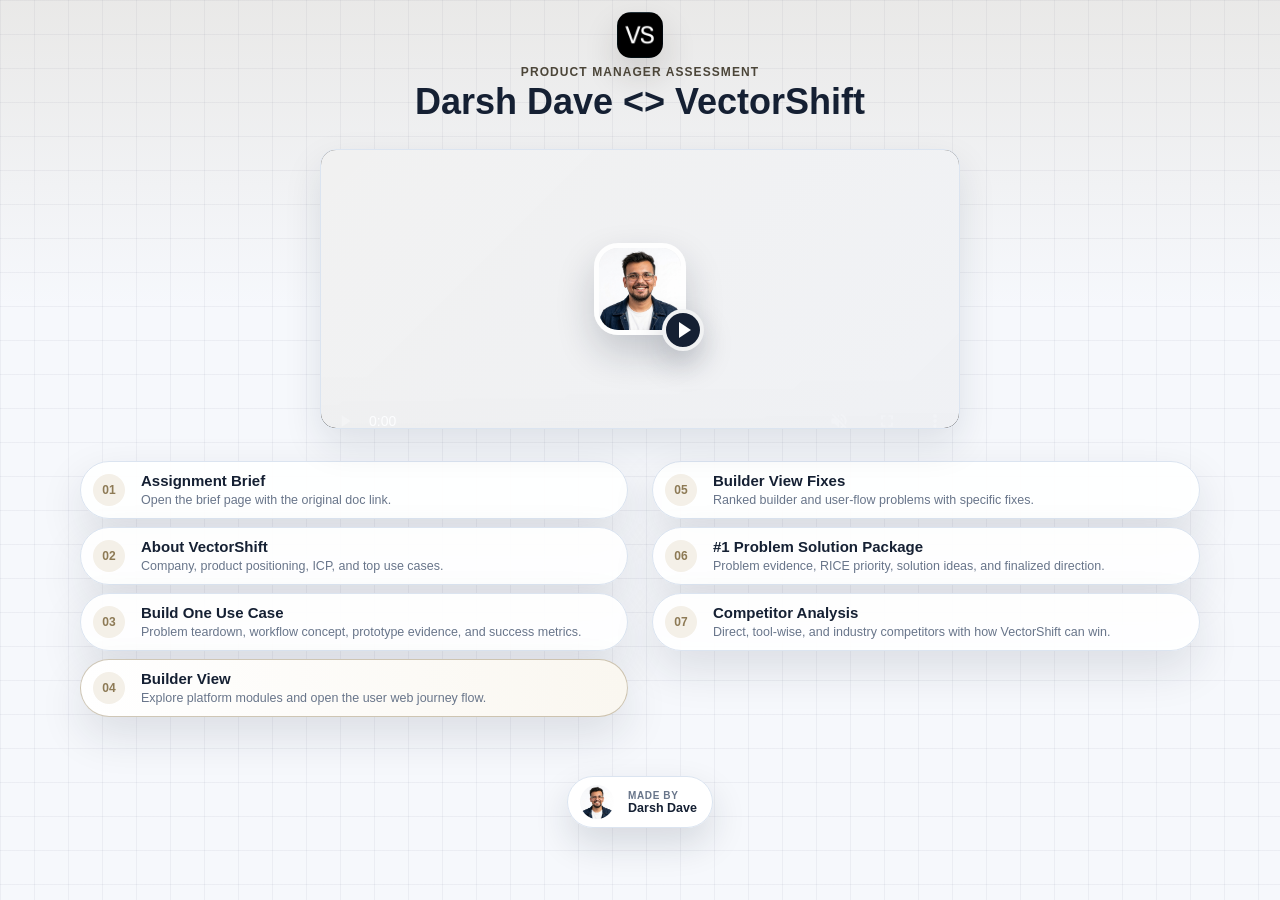
<file: index.html>
<!doctype html>
<html lang="en">
  <head>
    <meta charset="utf-8" />
    <meta name="viewport" content="width=device-width, initial-scale=1" />
    <title>Darsh Dave &lt;&gt; VectorShift</title>
    <link rel="stylesheet" href="./overview.css" />
  </head>
  <body>
    <main class="page-shell">
      <header class="intro">
        <img class="brand-logo" src="./images/vectorshift-logo.png" alt="VectorShift logo" />
        <p class="eyebrow">Product Manager Assessment</p>
        <h1>Darsh Dave &lt;&gt; VectorShift</h1>
      </header>

      <section class="video-window is-paused" aria-label="Intro video">
        <video
          id="introVideo"
          class="intro-video"
          title="Intro video"
          src="./videos/vectorshift-darshdave.m4v"
          muted
          playsinline
          preload="metadata"
          controls
        ></video>
        <button class="video-cover" type="button" aria-label="Play intro video">
          <img class="video-photo" src="./images/darsh-dave.jpeg" alt="" />
          <span class="video-play" aria-hidden="true"></span>
        </button>
      </section>

      <nav class="outline-list" aria-label="Assignment outline">
        <div class="outline-column">
          <a class="outline-card" href="./assignment-brief.html">
            <span class="card-index">01</span>
            <span>
              <strong>Assignment Brief</strong>
              <small>Open the brief page with the original doc link.</small>
            </span>
          </a>

          <a class="outline-card" href="./about-vectorshift.html">
            <span class="card-index">02</span>
            <span>
              <strong>About VectorShift</strong>
              <small>Company, product positioning, ICP, and top use cases.</small>
            </span>
          </a>

          <a class="outline-card" href="./build-use-case.html">
            <span class="card-index">03</span>
            <span>
              <strong>Build One Use Case</strong>
              <small>Problem teardown, workflow concept, prototype evidence, and success metrics.</small>
            </span>
          </a>

          <a class="outline-card accent-card" href="./builder-view.html">
            <span class="card-index">04</span>
            <span>
              <strong>Builder View</strong>
              <small>Explore platform modules and open the user web journey flow.</small>
            </span>
          </a>
        </div>

        <div class="outline-column">
          <a class="outline-card" href="./builder-view-fixes.html">
            <span class="card-index">05</span>
            <span>
              <strong>Builder View Fixes</strong>
              <small>Ranked builder and user-flow problems with specific fixes.</small>
            </span>
          </a>

          <a class="outline-card" href="./problem-solution-package.html">
            <span class="card-index">06</span>
            <span>
              <strong>#1 Problem Solution Package</strong>
              <small>Problem evidence, RICE priority, solution ideas, and finalized direction.</small>
            </span>
          </a>

          <a class="outline-card" href="./competitor-analysis.html">
            <span class="card-index">07</span>
            <span>
              <strong>Competitor Analysis</strong>
              <small>Direct, tool-wise, and industry competitors with how VectorShift can win.</small>
            </span>
          </a>
        </div>
      </nav>

      <aside class="maker-badge" aria-label="Creator credit">
        <img src="./images/darsh-dave.jpeg" alt="Darsh Dave" />
        <span>
          <small>Made by</small>
          <strong>Darsh Dave</strong>
        </span>
      </aside>
    </main>
    <script src="./home-video.js"></script>
  </body>
</html>
</file>
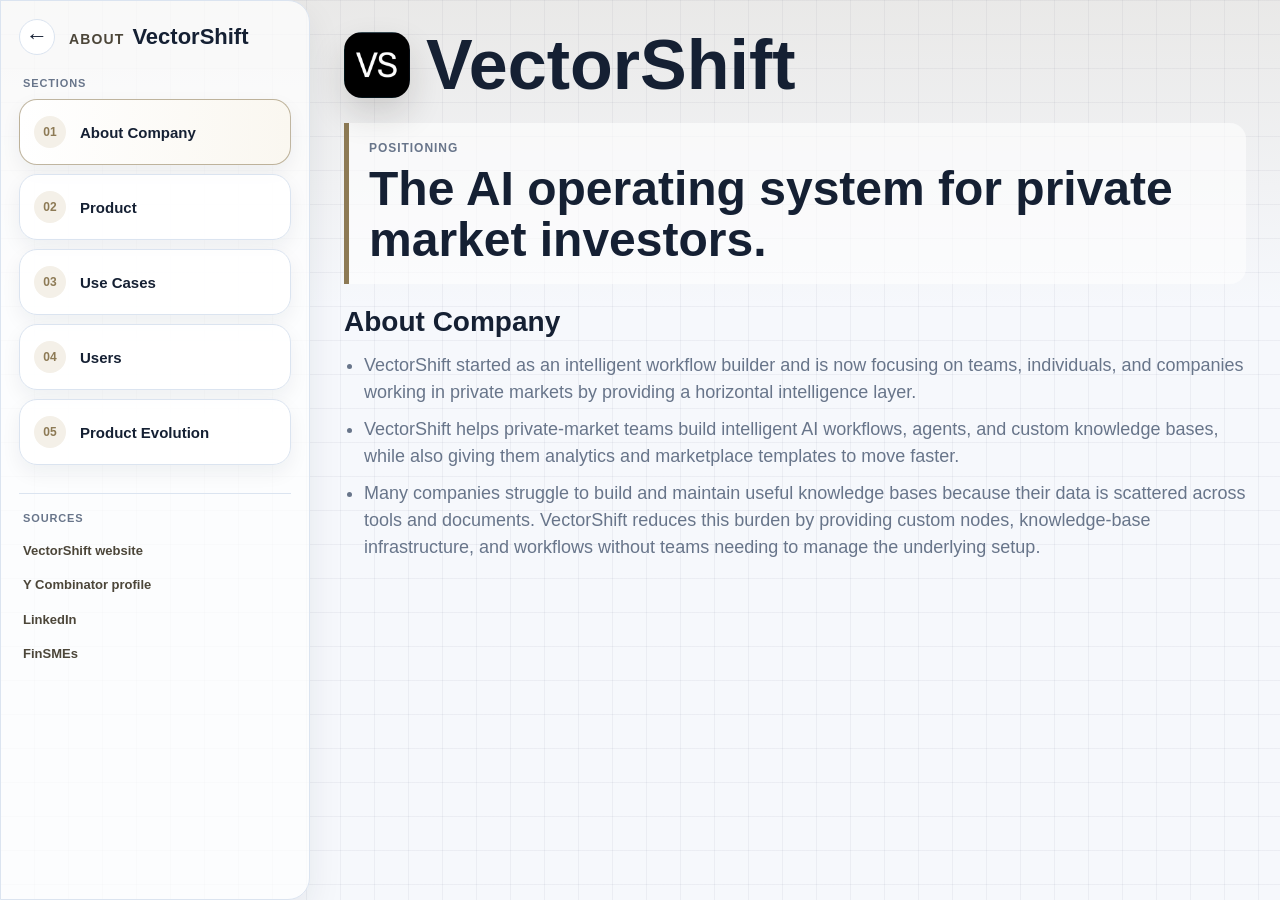
<file: about-vectorshift.html>
<!doctype html>
<html lang="en">
  <head>
    <meta charset="utf-8" />
    <meta name="viewport" content="width=device-width, initial-scale=1" />
    <title>About VectorShift</title>
    <link rel="stylesheet" href="./overview.css" />
  </head>
  <body class="about-body">
    <main class="about-shell">
      <section class="about-layout">
        <aside class="about-sidebar">
          <div class="sidebar-heading">
            <a class="back-link" href="./index.html" aria-label="Back to home"><span aria-hidden="true">←</span></a>
            <strong><span>ABOUT</span> VectorShift</strong>
          </div>
          <p>Sections</p>
          <nav class="about-tabs" aria-label="About VectorShift sections">
            <button class="about-tab active" type="button" data-section="snapshot">
              <span>01</span>
              About Company
            </button>
            <button class="about-tab" type="button" data-section="product">
              <span>02</span>
              Product
            </button>
            <button class="about-tab" type="button" data-section="usecases">
              <span>03</span>
              Use Cases
            </button>
            <button class="about-tab" type="button" data-section="positioning">
              <span>04</span>
              Users
            </button>
            <button class="about-tab" type="button" data-section="evolution">
              <span>05</span>
              Product Evolution
            </button>
          </nav>
          <div class="sidebar-sources" aria-label="Sources">
            <p>Sources</p>
            <a href="https://vectorshift.ai/" target="_blank" rel="noopener noreferrer">VectorShift website</a>
            <a href="https://www.ycombinator.com/companies/vectorshift" target="_blank" rel="noopener noreferrer">Y Combinator profile</a>
            <a href="https://www.linkedin.com/company/vectorshift" target="_blank" rel="noopener noreferrer">LinkedIn</a>
            <a href="https://www.finsmes.com/2024/02/vectorshift-raises-3m-in-seed-funding.html" target="_blank" rel="noopener noreferrer">FinSMEs</a>
          </div>
        </aside>

        <section class="about-stage" id="aboutStage" aria-live="polite"></section>
      </section>
    </main>

    <script src="./about-vectorshift.js"></script>
  </body>
</html>
</file>
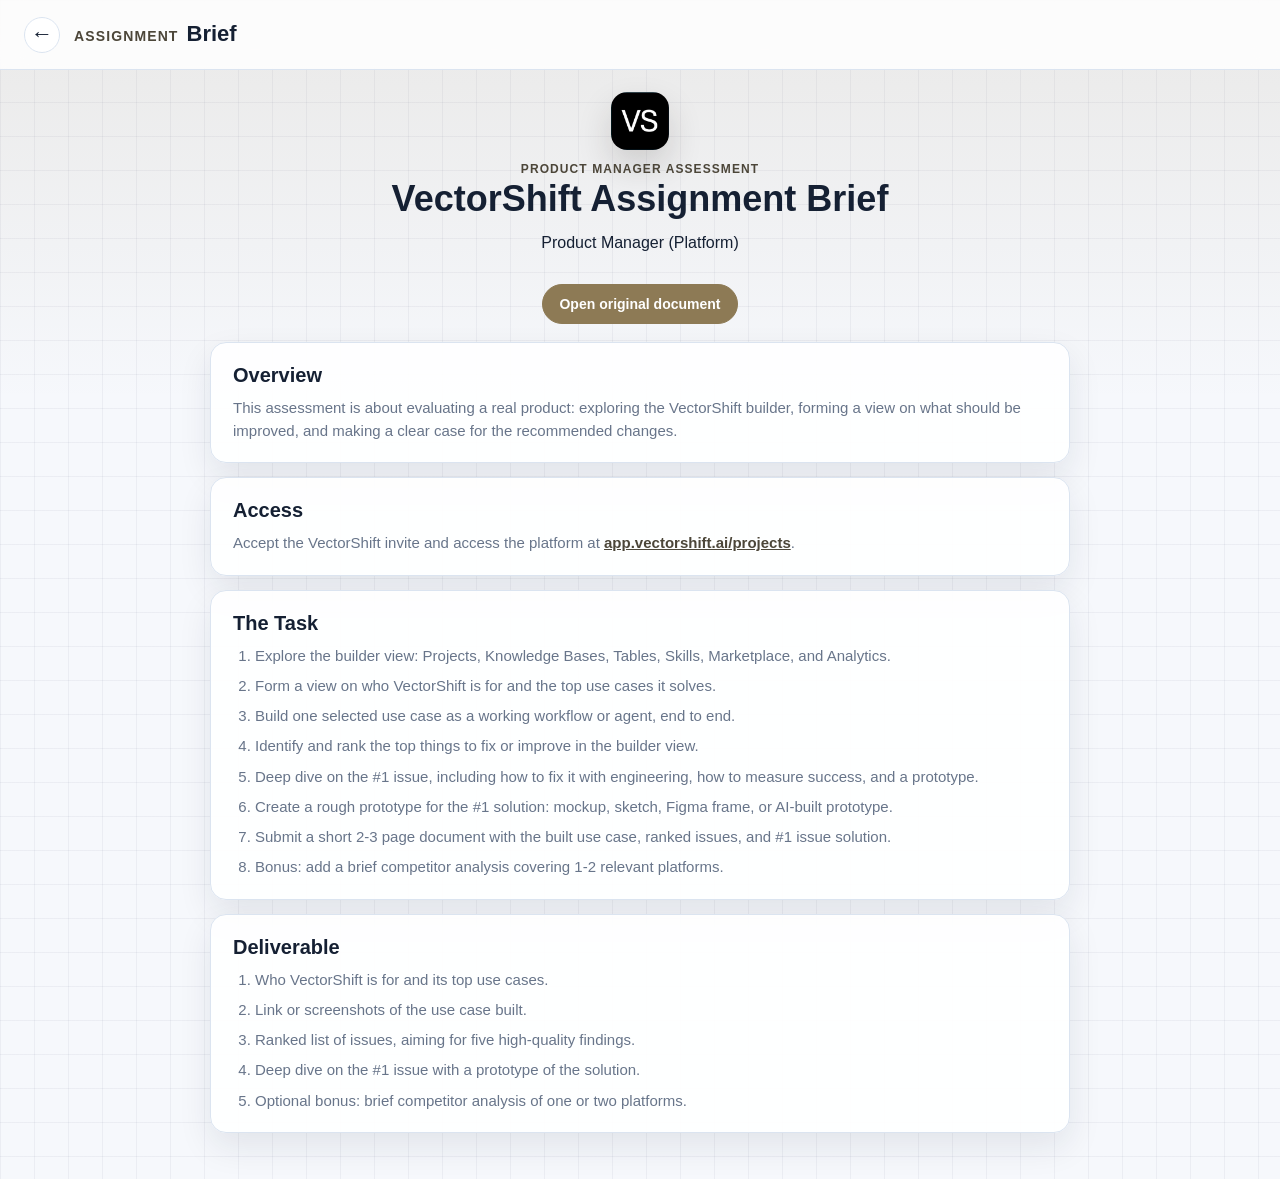
<file: assignment-brief.html>
<!doctype html>
<html lang="en">
  <head>
    <meta charset="utf-8" />
    <meta name="viewport" content="width=device-width, initial-scale=1" />
    <title>VectorShift Assignment Brief</title>
    <link rel="stylesheet" href="./overview.css" />
  </head>
  <body class="brief-body">
    <header class="brief-topbar">
      <a class="back-link" href="./index.html" aria-label="Back to home"><span aria-hidden="true">←</span></a>
      <strong><span>ASSIGNMENT</span> Brief</strong>
    </header>

    <main class="brief-shell">
      <header class="brief-header">
        <img class="brief-logo" src="./images/vectorshift-logo.png" alt="VectorShift logo" />
        <p class="eyebrow">Product Manager Assessment</p>
        <h1>VectorShift Assignment Brief</h1>
        <p>Product Manager (Platform)</p>
        <a class="brief-doc-link" href="https://docs.google.com/document/d/1DKH3k--FeRJ_LEiuy6xqSLbwGlCey1KY/edit?usp=sharing&amp;ouid=110080916683875029473&amp;rtpof=true&amp;sd=true" target="_blank" rel="noopener noreferrer">Open original document</a>
      </header>

      <section class="brief-card">
        <h2>Overview</h2>
        <p>
          This assessment is about evaluating a real product: exploring the
          VectorShift builder, forming a view on what should be improved, and
          making a clear case for the recommended changes.
        </p>
      </section>

      <section class="brief-card">
        <h2>Access</h2>
        <p>
          Accept the VectorShift invite and access the platform at
          <a href="https://app.vectorshift.ai/projects" target="_blank" rel="noopener noreferrer">app.vectorshift.ai/projects</a>.
        </p>
      </section>

      <section class="brief-card">
        <h2>The Task</h2>
        <ol>
          <li>Explore the builder view: Projects, Knowledge Bases, Tables, Skills, Marketplace, and Analytics.</li>
          <li>Form a view on who VectorShift is for and the top use cases it solves.</li>
          <li>Build one selected use case as a working workflow or agent, end to end.</li>
          <li>Identify and rank the top things to fix or improve in the builder view.</li>
          <li>Deep dive on the #1 issue, including how to fix it with engineering, how to measure success, and a prototype.</li>
          <li>Create a rough prototype for the #1 solution: mockup, sketch, Figma frame, or AI-built prototype.</li>
          <li>Submit a short 2-3 page document with the built use case, ranked issues, and #1 issue solution.</li>
          <li>Bonus: add a brief competitor analysis covering 1-2 relevant platforms.</li>
        </ol>
      </section>

      <section class="brief-card">
        <h2>Deliverable</h2>
        <ol>
          <li>Who VectorShift is for and its top use cases.</li>
          <li>Link or screenshots of the use case built.</li>
          <li>Ranked list of issues, aiming for five high-quality findings.</li>
          <li>Deep dive on the #1 issue with a prototype of the solution.</li>
          <li>Optional bonus: brief competitor analysis of one or two platforms.</li>
        </ol>
      </section>

    </main>
  </body>
</html>
</file>
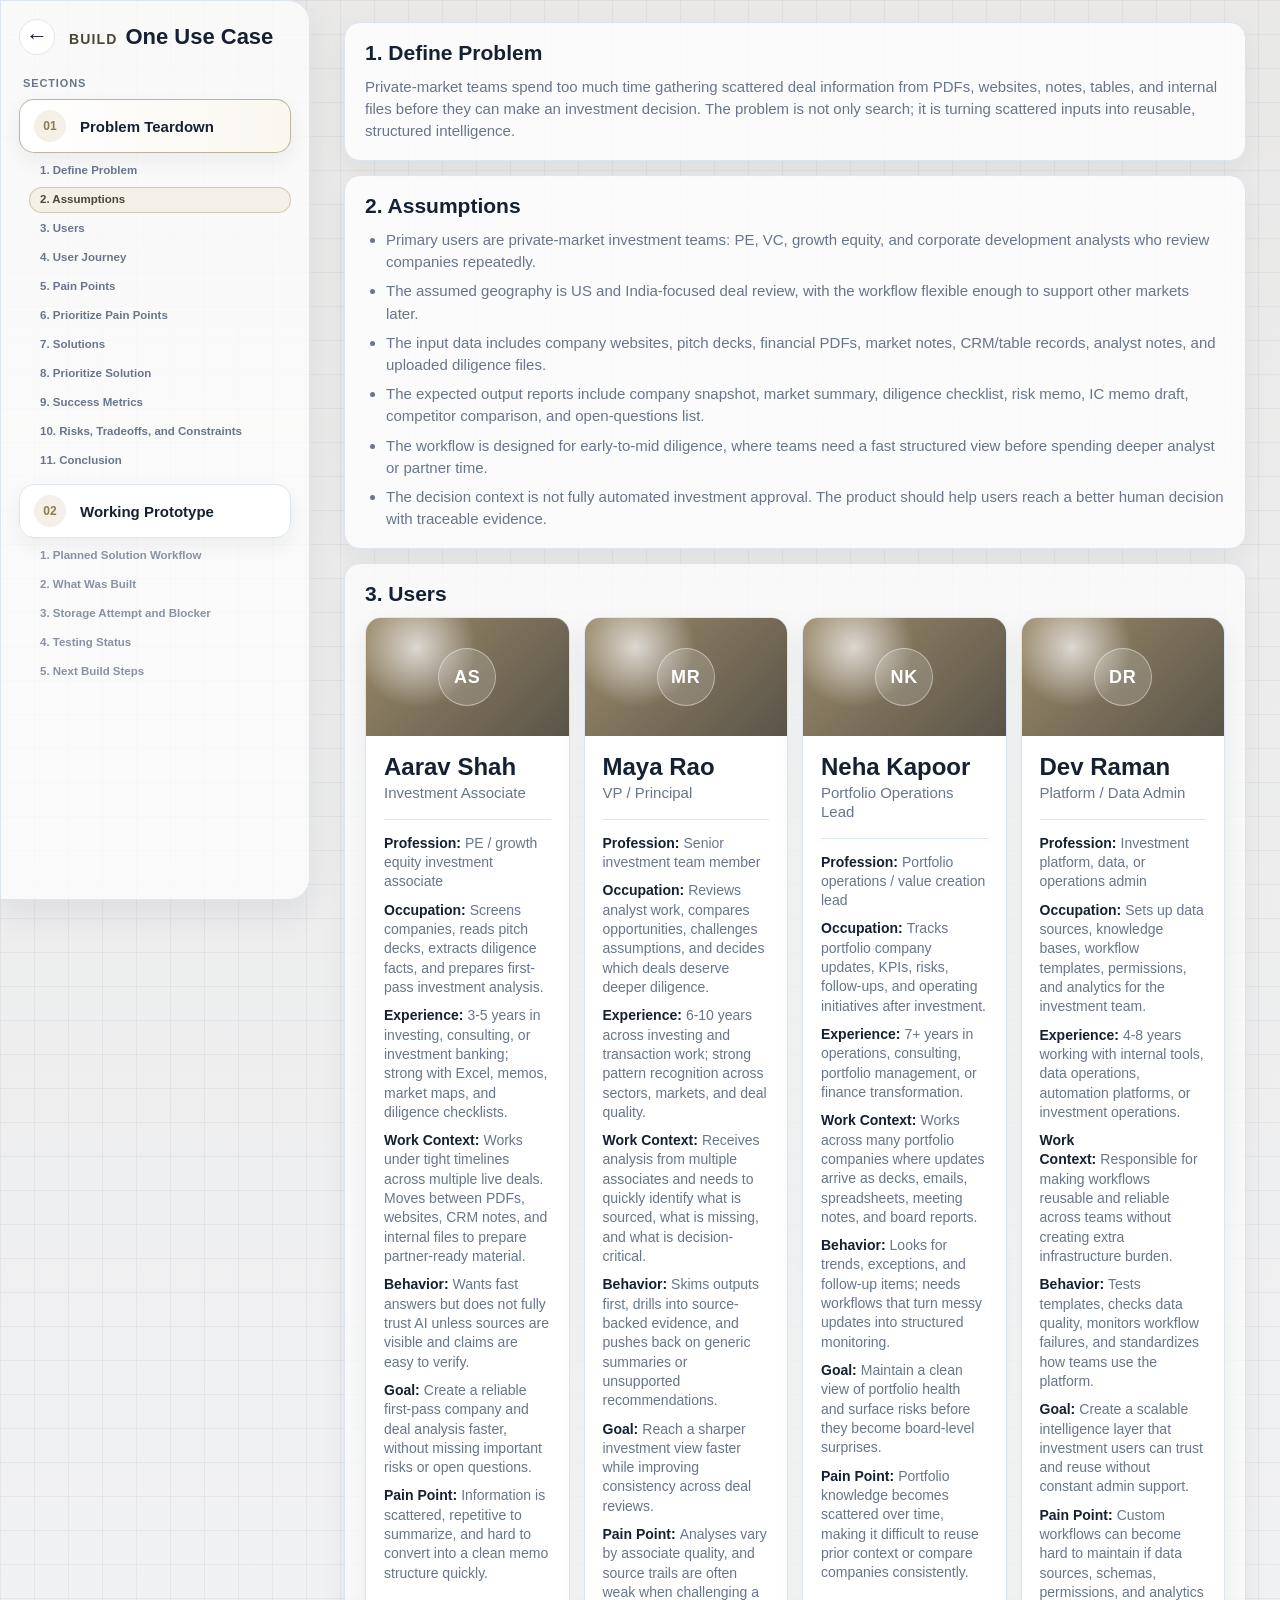
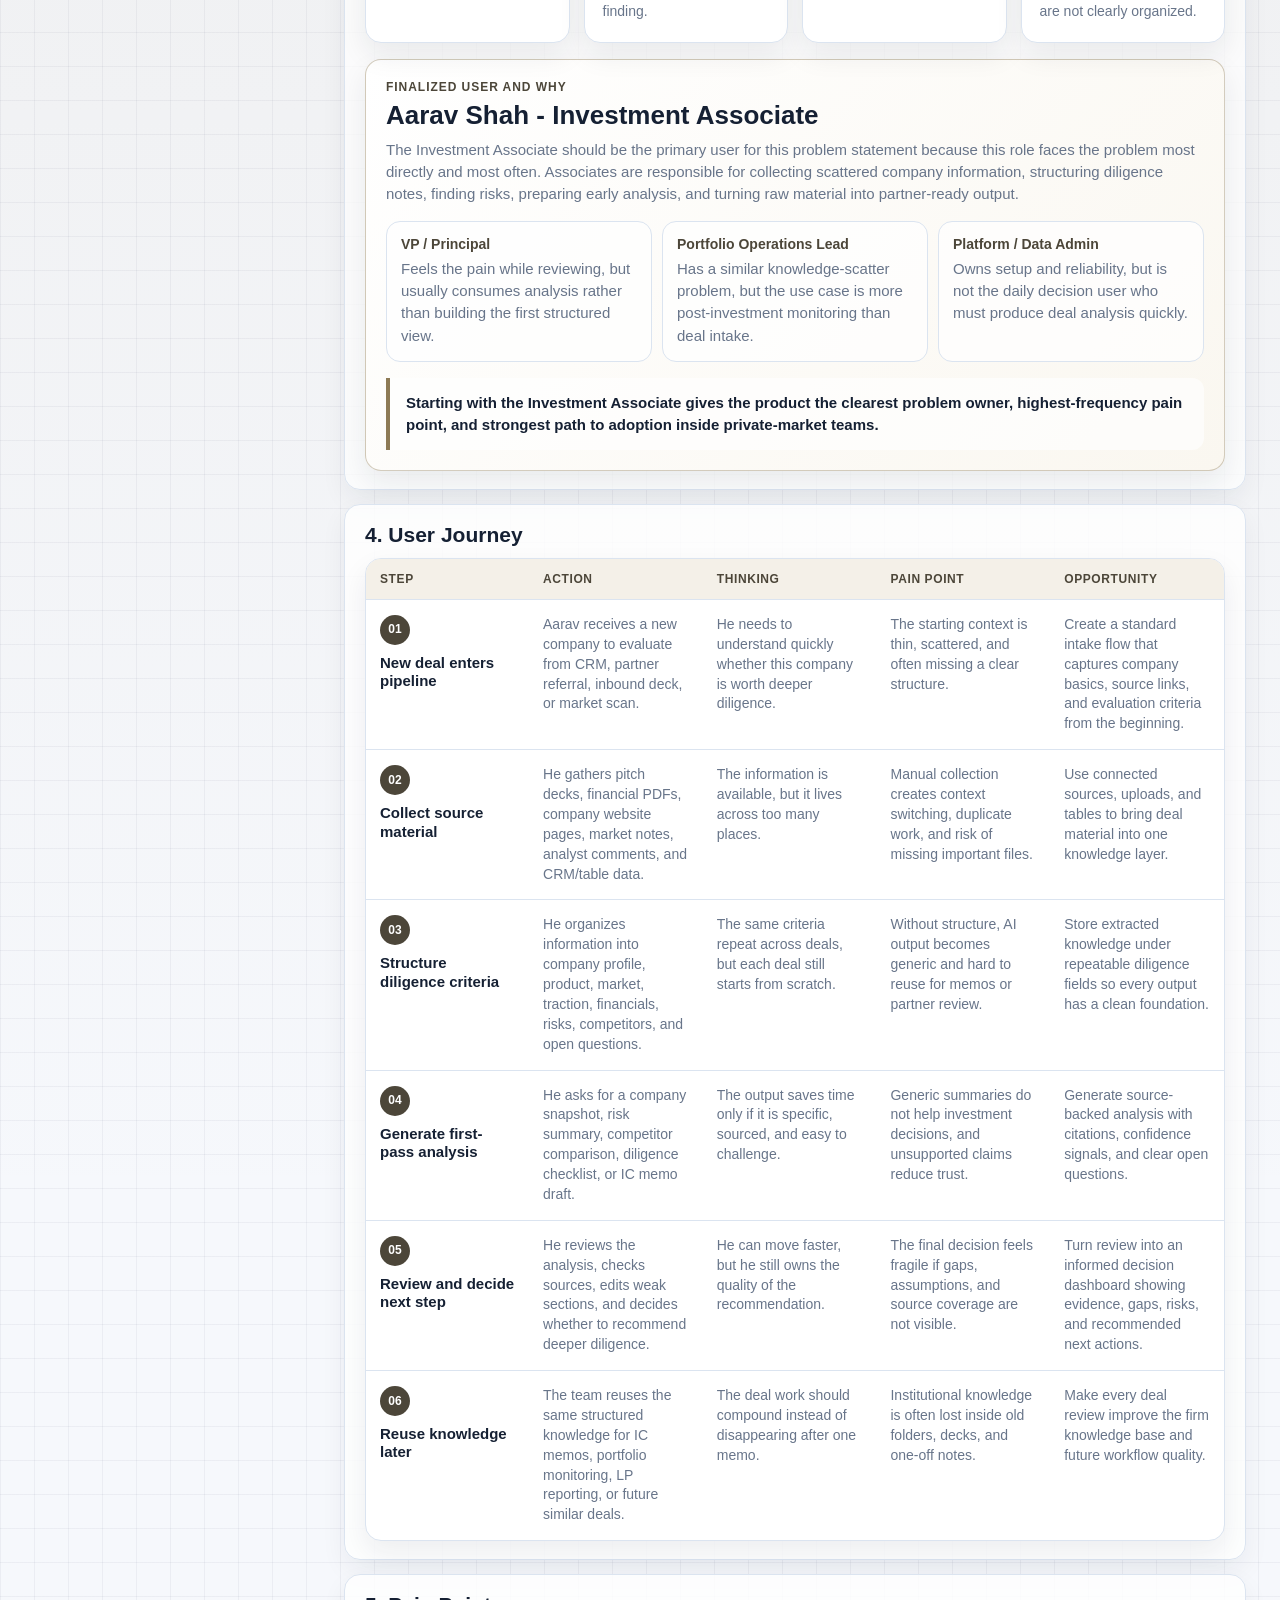
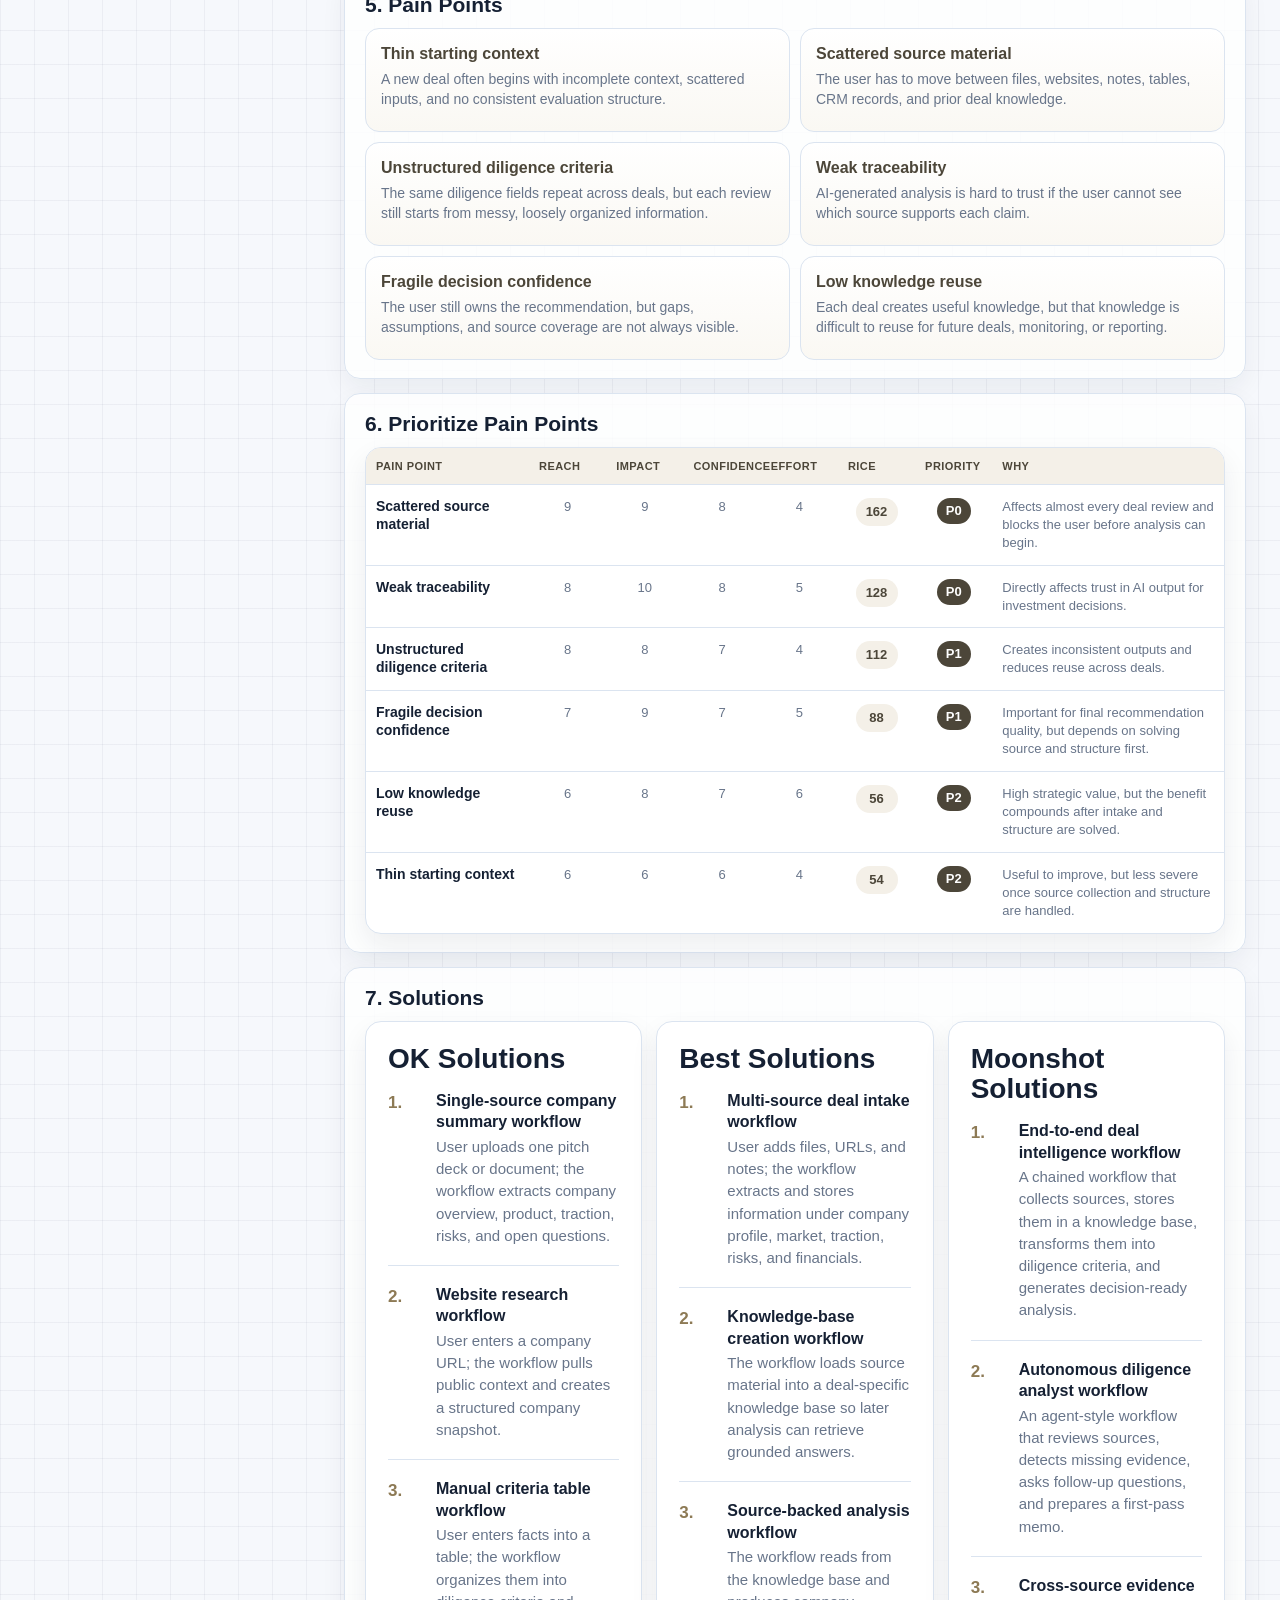
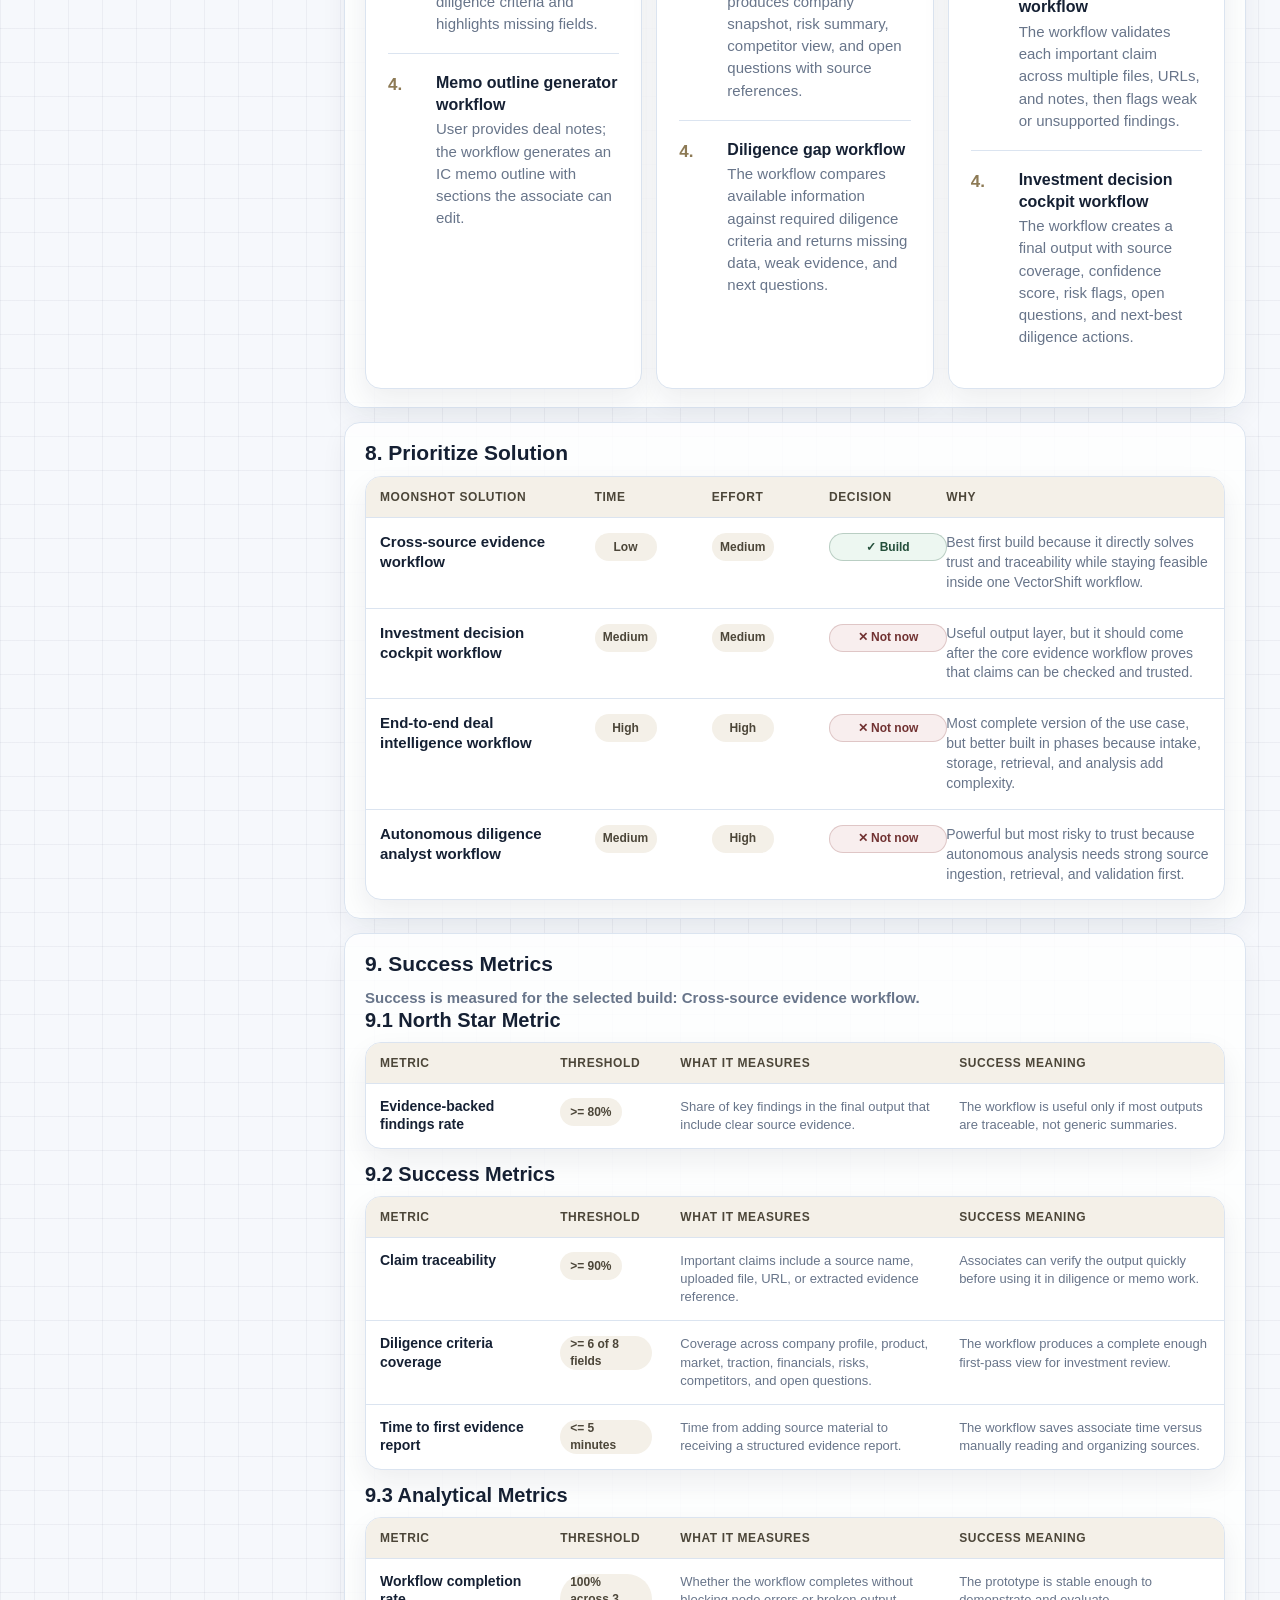
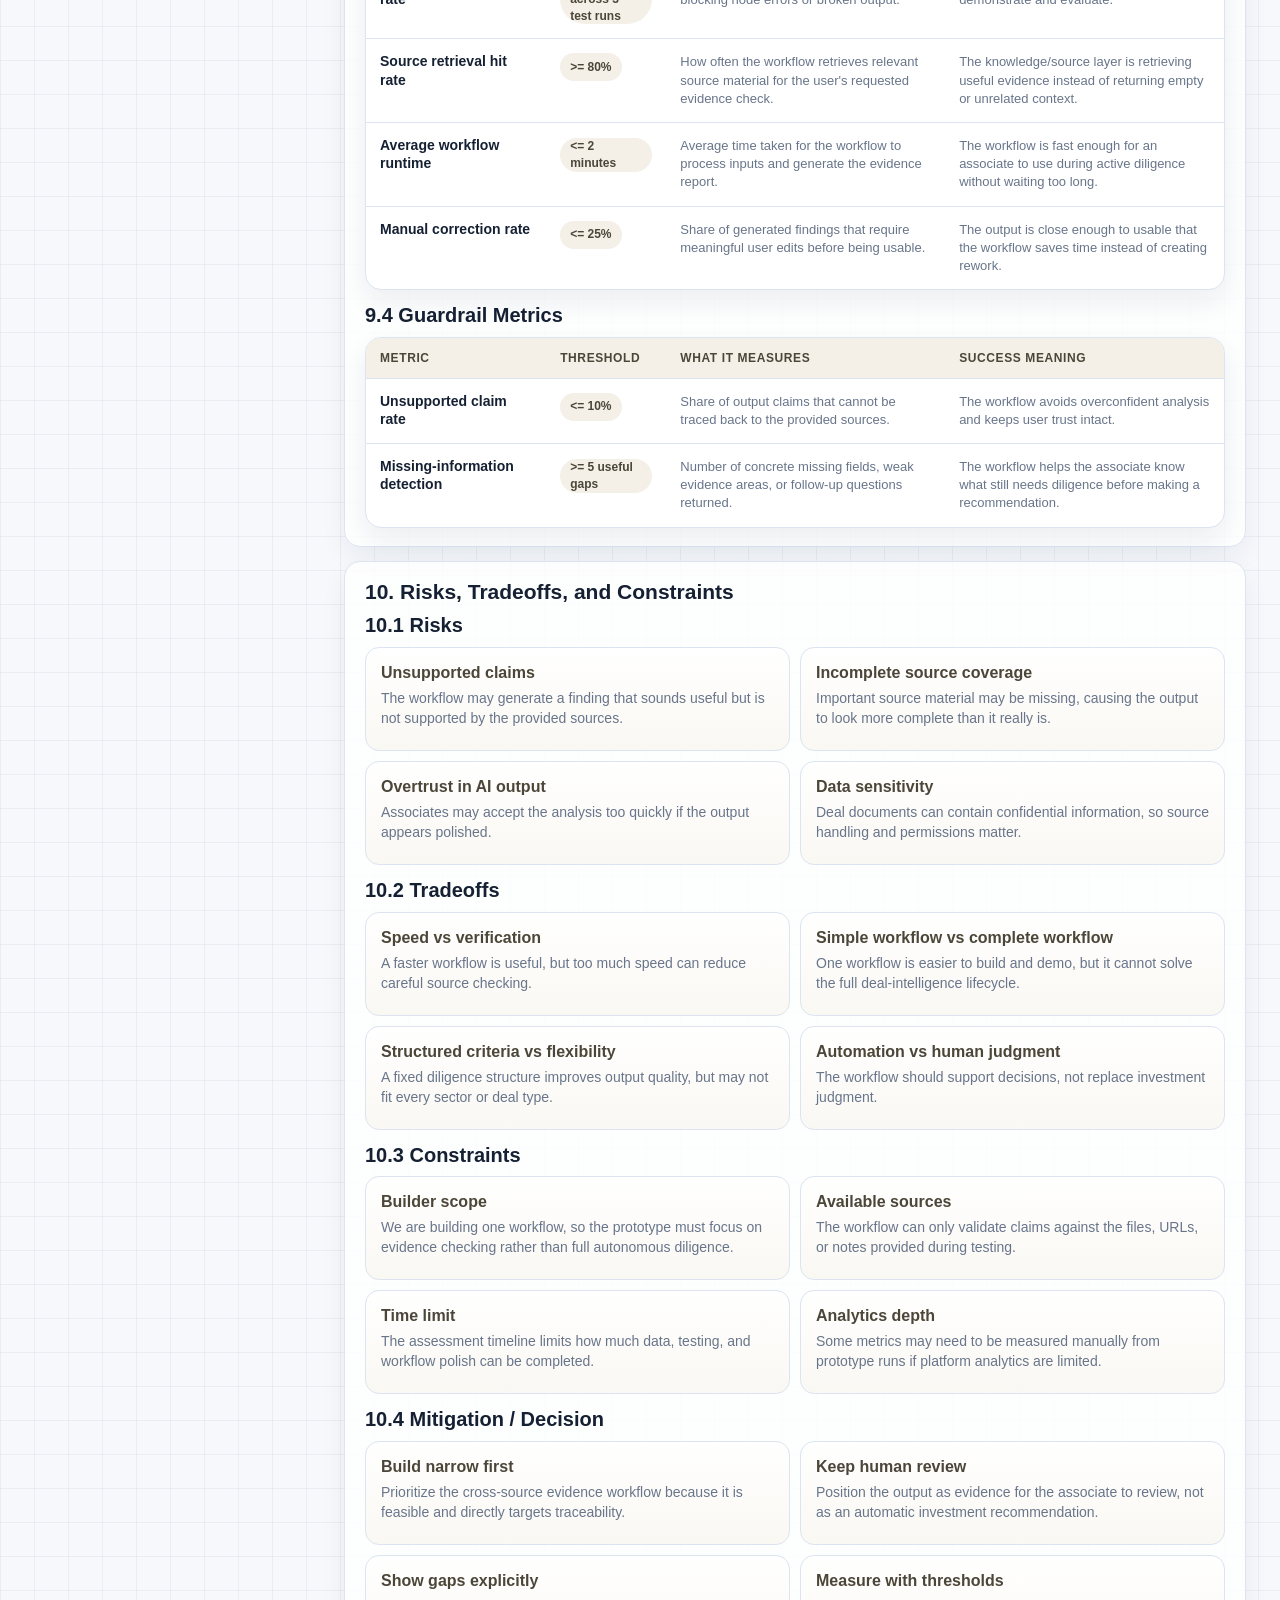
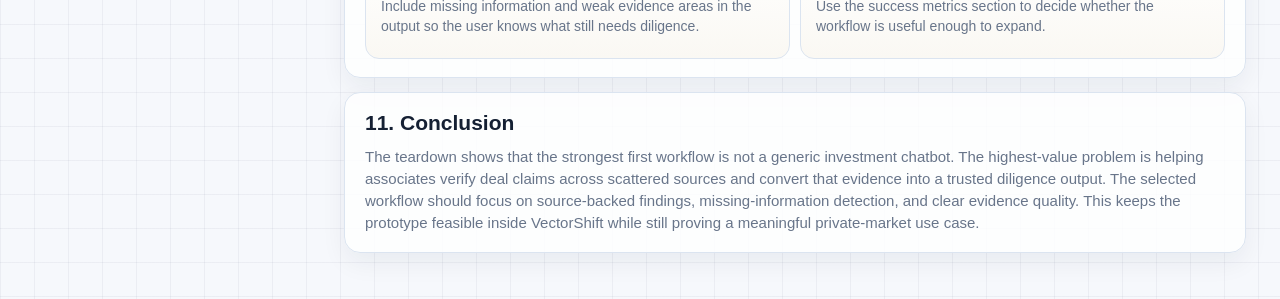
<file: build-use-case.html>
<!doctype html>
<html lang="en">
  <head>
    <meta charset="utf-8" />
    <meta name="viewport" content="width=device-width, initial-scale=1" />
    <title>Build One Use Case</title>
    <link rel="stylesheet" href="./overview.css" />
  </head>
  <body class="about-body build-body">
    <main class="about-shell">
      <section class="about-layout">
        <aside class="about-sidebar build-sidebar">
          <div class="sidebar-heading">
            <a class="back-link" href="./index.html" aria-label="Back to home"><span aria-hidden="true">←</span></a>
            <strong><span>BUILD</span> One Use Case</strong>
          </div>
          <p>Sections</p>
          <nav class="about-tabs section-tree" id="sectionTree" aria-label="Build one use case sections"></nav>
        </aside>

        <section class="about-stage" id="buildStage" aria-live="polite"></section>
      </section>
    </main>

    <script src="./build-use-case.js"></script>
  </body>
</html>
</file>
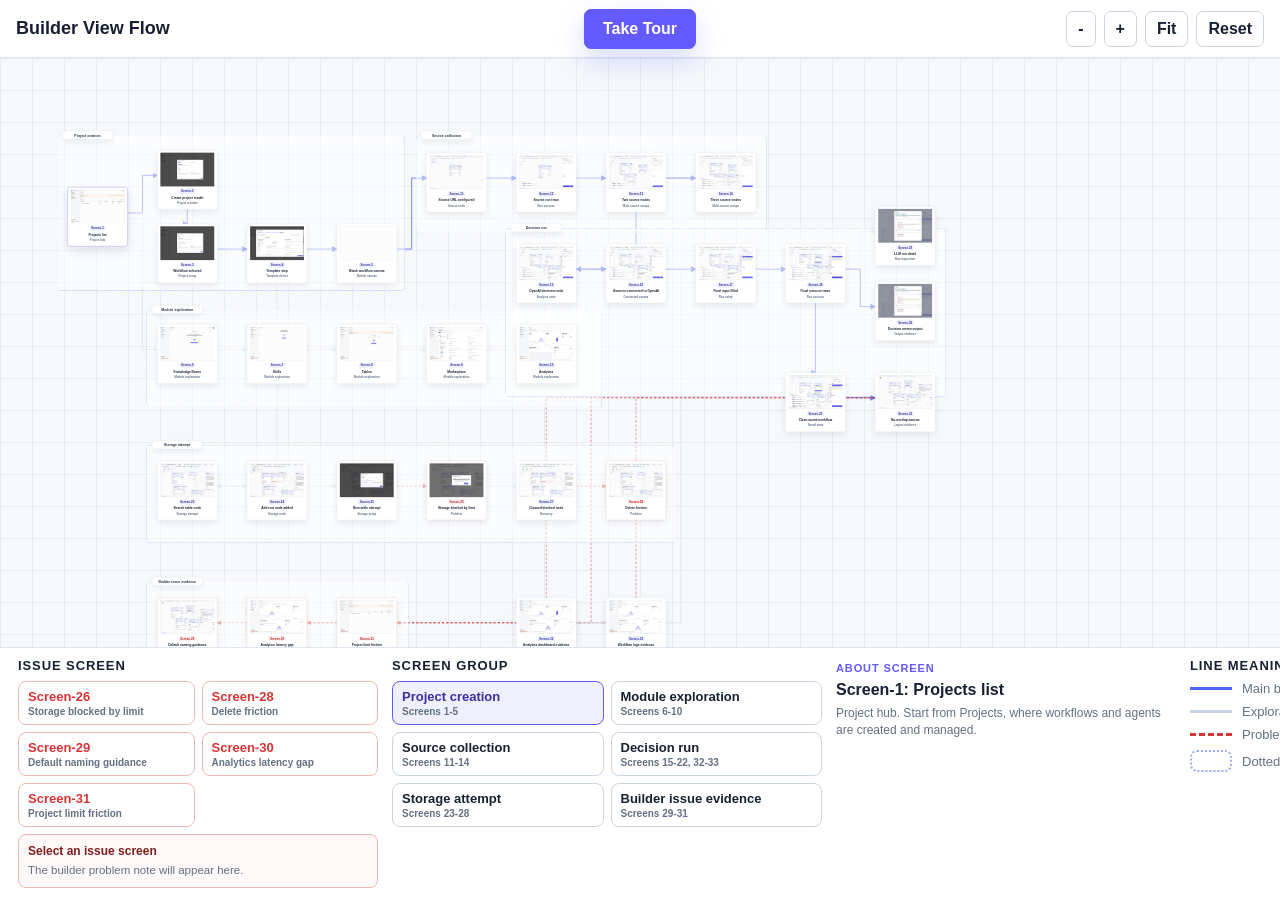
<file: builder-flow.html>
<!doctype html>
<html lang="en">
  <head>
    <meta charset="utf-8" />
    <meta name="viewport" content="width=device-width, initial-scale=1" />
    <title>Builder View Flow</title>
    <link rel="stylesheet" href="./builder-flow.css" />
  </head>
  <body>
    <header class="topbar">
      <div>
        <h1>Builder View Flow</h1>
      </div>
      <button class="tour-start" id="builderTakeTour" type="button">Take Tour</button>
      <div class="toolbar" aria-label="Builder flow controls">
        <button id="builderZoomOut" type="button" title="Zoom out">-</button>
        <button id="builderZoomIn" type="button" title="Zoom in">+</button>
        <button id="builderFitView" type="button">Fit</button>
        <button id="builderResetView" type="button">Reset</button>
      </div>
    </header>

    <main class="workspace" id="builderWorkspace">
      <div class="viewport" id="builderViewport">
        <section class="tour-card" id="builderTourCard" aria-live="polite" hidden>
          <div class="tour-card-top">
            <span id="builderTourStep">Step 1</span>
            <button id="builderCloseTour" type="button" aria-label="Close tour">Close</button>
          </div>
          <h2 id="builderTourTitle">Screen title</h2>
          <p id="builderTourPurpose">Screen purpose appears here.</p>
          <p class="tour-problem" id="builderTourProblem"></p>
          <div class="tour-actions">
            <button id="builderPrevTour" type="button">Previous</button>
            <button id="builderNextTour" type="button">Next</button>
          </div>
        </section>
        <div class="canvas" id="builderCanvas">
          <svg class="links" id="builderLinks" aria-hidden="true"></svg>
          <section class="nodes" id="builderNodes" aria-label="Builder view flow map"></section>
        </div>
      </div>
      <aside class="details" id="builderDetails">
        <section class="issue-dock" aria-label="Builder issue screens">
          <div class="issue-dock-header">
            <h3>Issue Screen</h3>
          </div>
          <div class="issue-nav-list" id="builderIssueNav"></div>
          <div class="issue-detail" id="builderIssueDetail">
            <strong>Select an issue screen</strong>
            <p>The builder problem note will appear here.</p>
          </div>
        </section>
        <div class="group-nav" aria-label="Builder screen group">
          <h3>Screen Group</h3>
          <div class="group-nav-list" id="builderGroupNav"></div>
        </div>
        <section class="selected-detail" aria-label="About builder screen">
          <span class="eyebrow" id="builderDetailEyebrow">About Screen</span>
          <h2 id="builderDetailTitle">Click a screen</h2>
          <p id="builderDetailText">The selected builder screen summary will appear here.</p>
        </section>
        <div class="legend" aria-label="Line meaning">
          <h3>Line Meaning</h3>
          <div><span class="legend-line main"></span>Main build flow</div>
          <div><span class="legend-line branch"></span>Exploration branch</div>
          <div><span class="legend-line issue"></span>Problem / blocker path</div>
          <div><span class="legend-box"></span>Dotted box = grouped screens</div>
        </div>
      </aside>
    </main>

    <script src="./builder-flow.js"></script>
  </body>
</html>
</file>
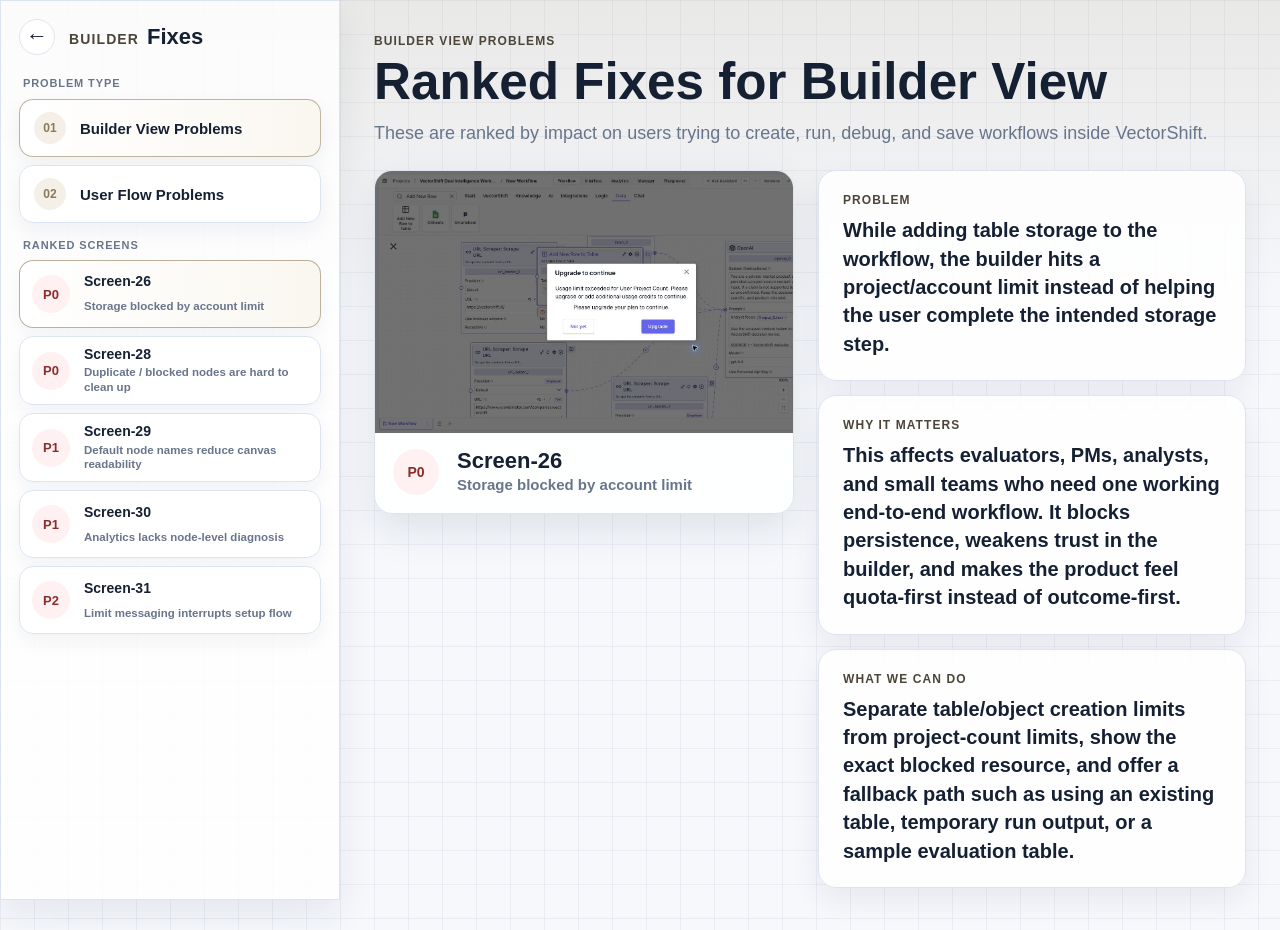
<file: builder-view-fixes.html>
<!doctype html>
<html lang="en">
  <head>
    <meta charset="utf-8" />
    <meta name="viewport" content="width=device-width, initial-scale=1" />
    <title>Builder View Fixes</title>
    <link rel="stylesheet" href="./overview.css" />
  </head>
  <body class="about-body fixes-body">
    <main class="about-shell">
      <section class="about-layout fixes-layout">
        <aside class="about-sidebar build-sidebar fixes-sidebar">
          <div class="sidebar-heading">
            <a class="back-link" href="./index.html" aria-label="Back to home"><span aria-hidden="true">←</span></a>
            <strong><span>BUILDER</span> Fixes</strong>
          </div>

          <p>Problem Type</p>
          <nav class="about-tabs fix-type-tabs" aria-label="Problem type">
            <button class="about-tab active" type="button" data-fix-type="builder">
              <span>01</span>
              Builder View Problems
            </button>
            <button class="about-tab" type="button" data-fix-type="userflow">
              <span>02</span>
              User Flow Problems
            </button>
          </nav>

          <div class="subsection-wrap">
            <p>Ranked Screens</p>
            <nav class="fix-issue-list" id="fixIssueList" aria-label="Ranked issue screens"></nav>
          </div>
        </aside>

        <section class="about-stage fixes-stage" id="fixStage" aria-live="polite"></section>
      </section>
    </main>

    <script src="./builder-view-fixes.js"></script>
  </body>
</html>
</file>
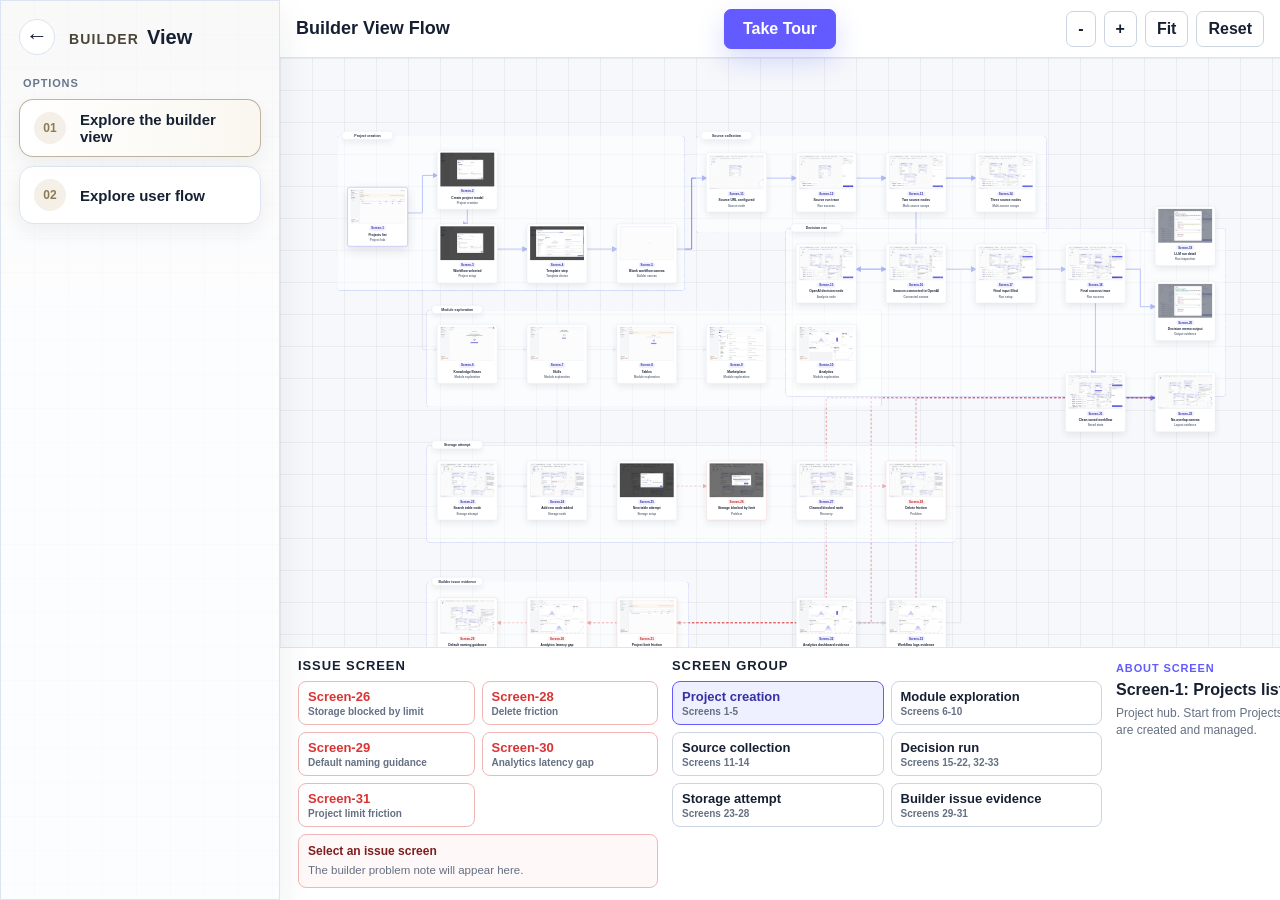
<file: builder-view.html>
<!doctype html>
<html lang="en">
  <head>
    <meta charset="utf-8" />
    <meta name="viewport" content="width=device-width, initial-scale=1" />
    <title>Builder View</title>
    <link rel="stylesheet" href="./overview.css" />
  </head>
  <body class="about-body">
    <main class="about-shell">
      <section class="about-layout">
        <aside class="about-sidebar builder-sidebar">
          <div class="sidebar-heading">
            <a class="back-link" href="./index.html" aria-label="Back to home"><span aria-hidden="true">←</span></a>
            <strong><span>BUILDER</span> View</strong>
          </div>
          <p>Options</p>
          <nav class="about-tabs" aria-label="Builder view sections">
            <button class="about-tab active" type="button" data-section="builder">
              <span>01</span>
              Explore the builder view
            </button>
            <button class="about-tab" type="button" data-section="userflow">
              <span>02</span>
              Explore user flow
            </button>
          </nav>
        </aside>

        <section class="about-stage" id="builderStage" aria-live="polite"></section>
      </section>
    </main>

    <script src="./builder-view.js"></script>
  </body>
</html>
</file>
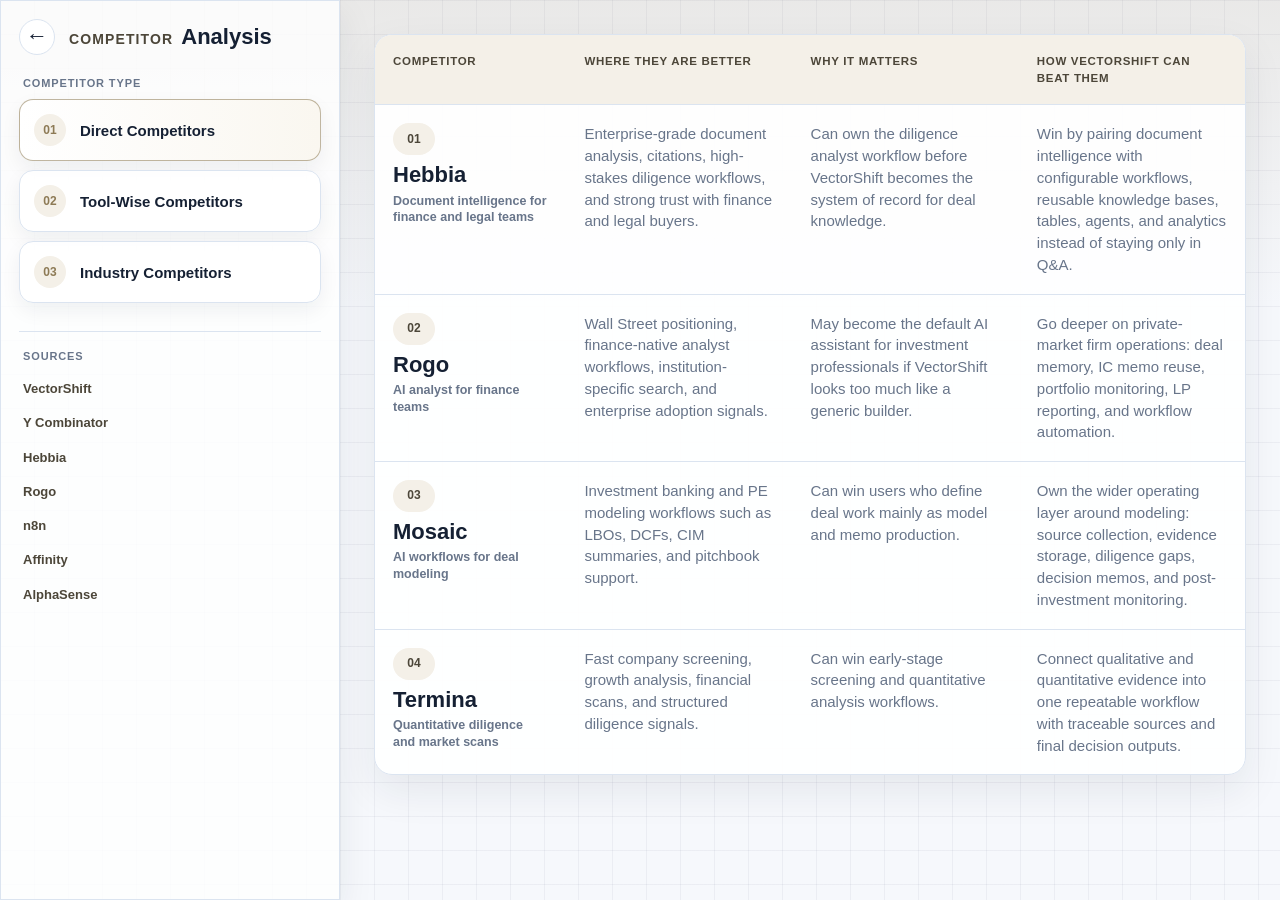
<file: competitor-analysis.html>
<!doctype html>
<html lang="en">
  <head>
    <meta charset="utf-8" />
    <meta name="viewport" content="width=device-width, initial-scale=1" />
    <title>Competitor Analysis</title>
    <link rel="stylesheet" href="./overview.css" />
  </head>
  <body class="about-body competitor-body">
    <main class="about-shell">
      <section class="about-layout competitor-layout">
        <aside class="about-sidebar build-sidebar competitor-sidebar">
          <div class="sidebar-heading">
            <a class="back-link" href="./index.html" aria-label="Back to home"><span aria-hidden="true">←</span></a>
            <strong><span>COMPETITOR</span> Analysis</strong>
          </div>

          <p>Competitor Type</p>
          <nav class="about-tabs competitor-tabs" aria-label="Competitor sections">
            <button class="about-tab active" type="button" data-competitor-section="direct">
              <span>01</span>
              Direct Competitors
            </button>
            <button class="about-tab" type="button" data-competitor-section="tools">
              <span>02</span>
              Tool-Wise Competitors
            </button>
            <button class="about-tab" type="button" data-competitor-section="industry">
              <span>03</span>
              Industry Competitors
            </button>
          </nav>

          <div class="sidebar-sources" aria-label="Sources">
            <p>Sources</p>
            <a href="https://vectorshift.ai/" target="_blank" rel="noopener noreferrer">VectorShift</a>
            <a href="https://www.ycombinator.com/companies/vectorshift" target="_blank" rel="noopener noreferrer">Y Combinator</a>
            <a href="https://www.hebbia.com/" target="_blank" rel="noopener noreferrer">Hebbia</a>
            <a href="https://rogo.ai/" target="_blank" rel="noopener noreferrer">Rogo</a>
            <a href="https://n8n.io/" target="_blank" rel="noopener noreferrer">n8n</a>
            <a href="https://www.affinity.co/" target="_blank" rel="noopener noreferrer">Affinity</a>
            <a href="https://www.alpha-sense.com/" target="_blank" rel="noopener noreferrer">AlphaSense</a>
          </div>
        </aside>

        <section class="about-stage competitor-stage" id="competitorStage" aria-live="polite"></section>
      </section>
    </main>

    <script src="./competitor-analysis.js"></script>
  </body>
</html>
</file>
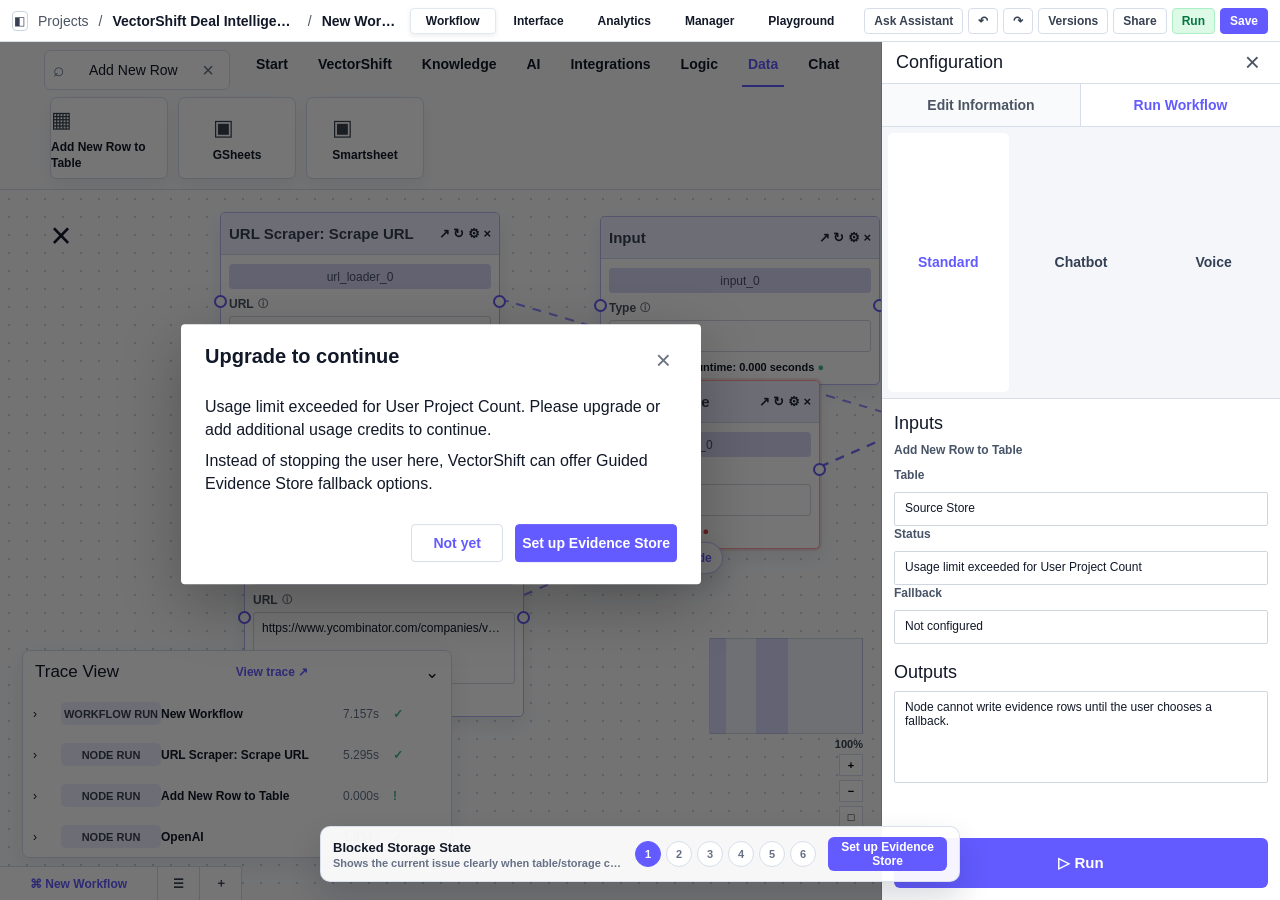
<file: evidence-store-prototype.html>
<!doctype html>
<html lang="en">
  <head>
    <meta charset="utf-8" />
    <meta name="viewport" content="width=device-width, initial-scale=1" />
    <title>Guided Evidence Store Prototype</title>
    <link rel="stylesheet" href="./evidence-store-prototype.css" />
  </head>
  <body>
    <main class="vs-shell">
      <header class="vs-topbar">
        <div class="breadcrumbs">
          <span class="small-icon">◧</span>
          <span>Projects</span>
          <span>/</span>
          <strong>VectorShift Deal Intelligence Work...</strong>
          <span>/</span>
          <strong>New Workflow</strong>
        </div>
        <nav class="view-tabs" aria-label="Builder views">
          <button class="active" type="button">Workflow</button>
          <button type="button">Interface</button>
          <button type="button">Analytics</button>
          <button type="button">Manager</button>
          <button type="button">Playground</button>
        </nav>
        <div class="top-actions">
          <button type="button">Ask Assistant</button>
          <button type="button">↶</button>
          <button type="button">↷</button>
          <button type="button">Versions</button>
          <button type="button">Share</button>
          <button class="run" type="button" data-run-button>Run</button>
          <button class="save" type="button">Save</button>
        </div>
      </header>

      <section class="builder-grid">
        <section class="main-builder">
          <div class="node-palette">
            <div class="palette-search">
              <span>⌕</span>
              <input id="paletteSearch" value="Evidence Store" aria-label="Search nodes" />
              <button type="button">×</button>
            </div>
            <nav class="category-tabs" aria-label="Node categories">
              <button type="button">Start</button>
              <button type="button">VectorShift</button>
              <button type="button">Knowledge</button>
              <button type="button">AI</button>
              <button type="button">Integrations</button>
              <button type="button">Logic</button>
              <button class="active" type="button">Data</button>
              <button type="button">Chat</button>
            </nav>
            <div class="palette-results" id="paletteResults"></div>
          </div>

          <div class="canvas-region">
            <button class="close-palette" type="button">×</button>
            <div class="canvas" id="canvas"></div>
            <div class="mini-map">
              <div></div>
              <span>100%</span>
              <button type="button">+</button>
              <button type="button">−</button>
              <button type="button">□</button>
            </div>
            <section class="trace-panel" id="tracePanel"></section>
            <div class="workflow-tabs">
              <button class="active" type="button">⌘ New Workflow</button>
              <button type="button">☰</button>
              <button type="button">＋</button>
            </div>
          </div>
        </section>

        <aside class="config-panel" id="configPanel"></aside>
      </section>

      <div class="flow-control">
        <div>
          <strong id="flowTitle">Blocked Storage State</strong>
          <span id="flowSubtitle">Shows the current issue clearly when table/storage creation is blocked.</span>
        </div>
        <nav id="stepList" aria-label="Prototype screens"></nav>
        <button class="primary" type="button" id="nextAction">Set up Evidence Store</button>
      </div>

      <div class="overlay-layer" id="overlayLayer"></div>
    </main>

    <script src="./evidence-store-prototype.js"></script>
  </body>
</html>
</file>
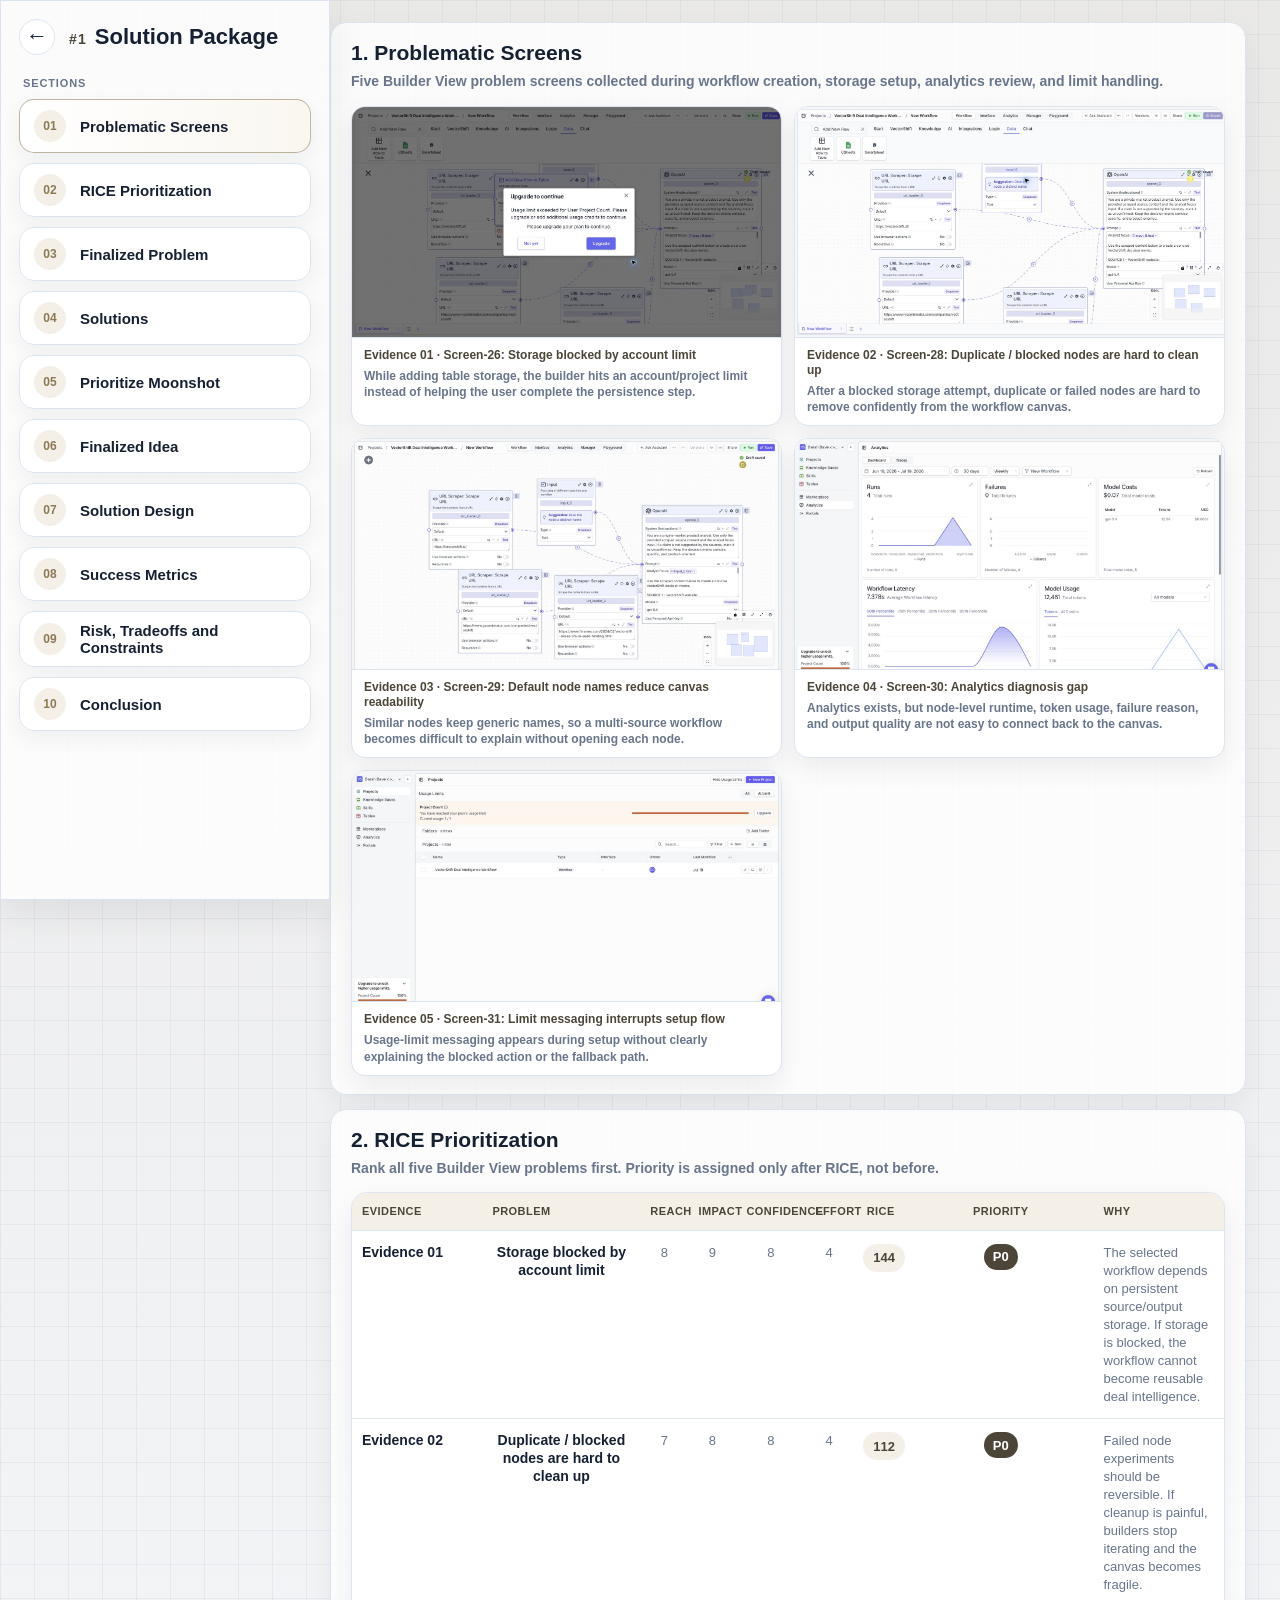
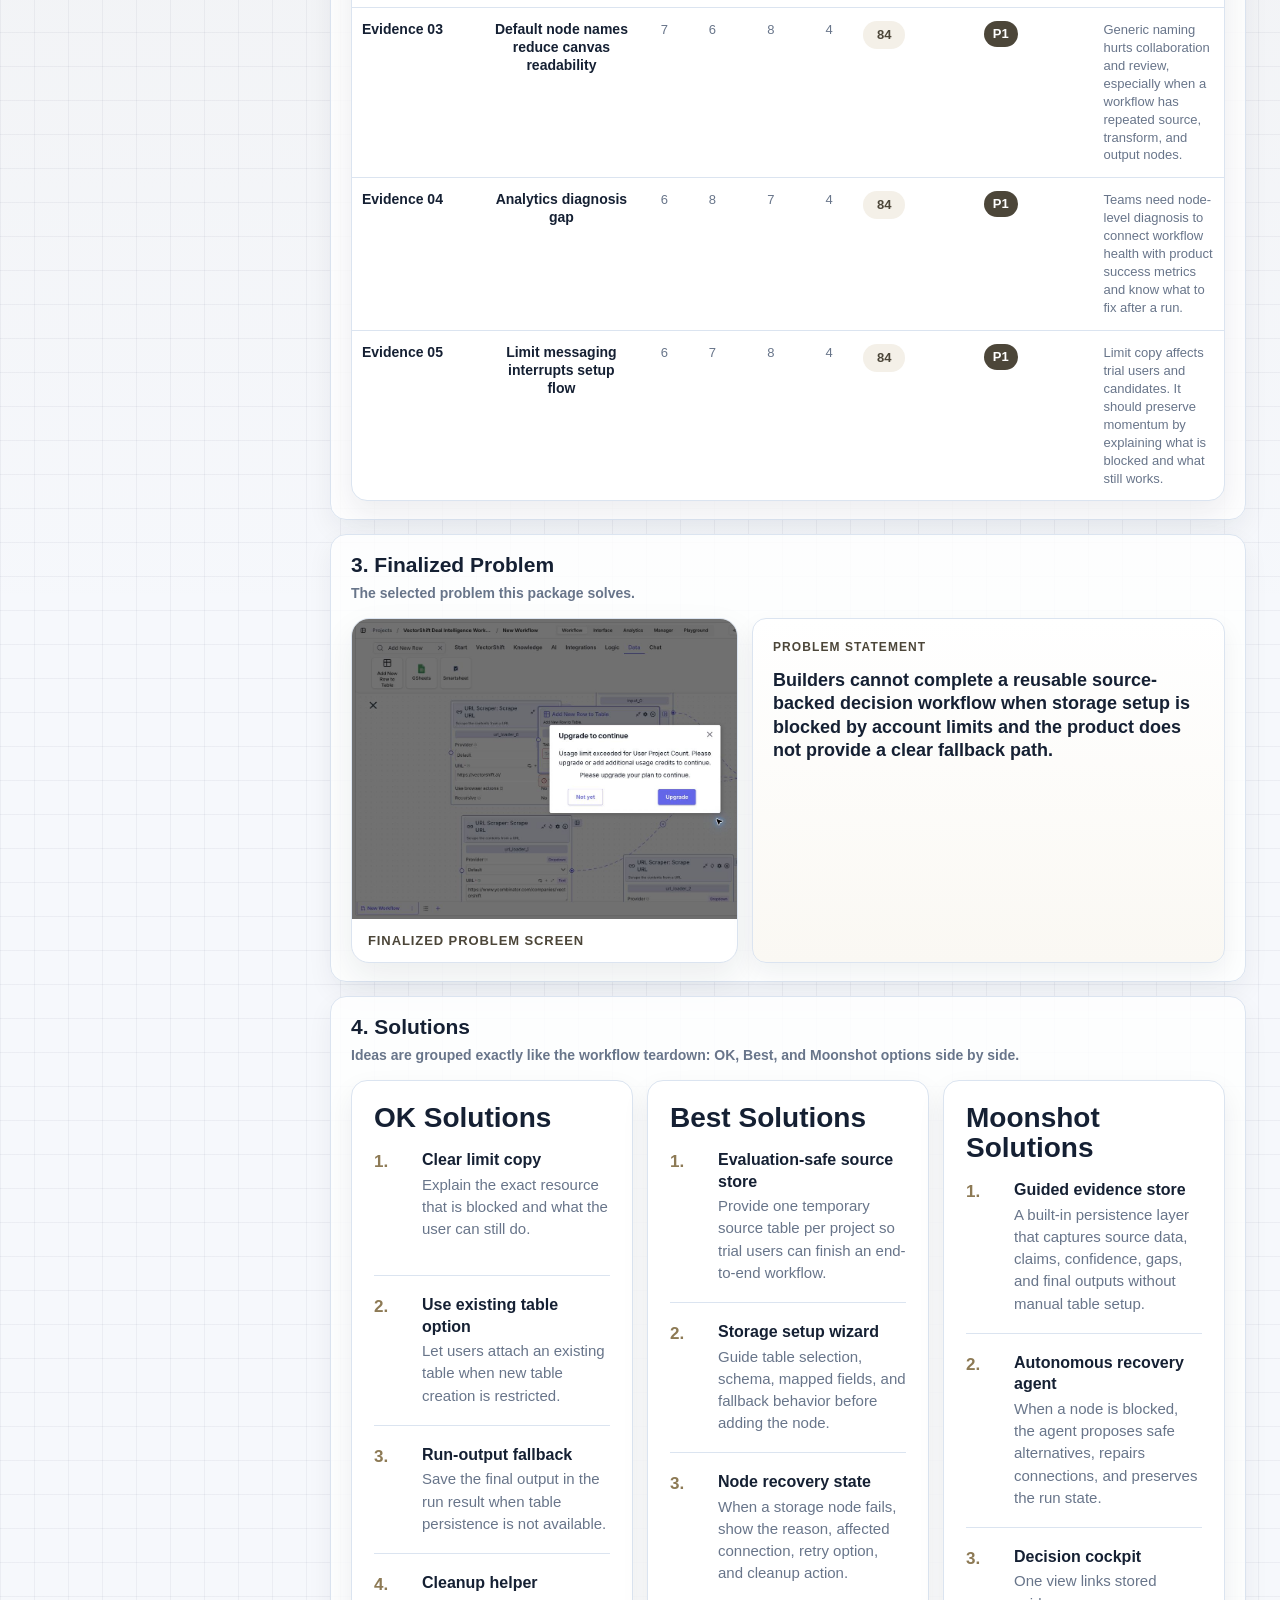
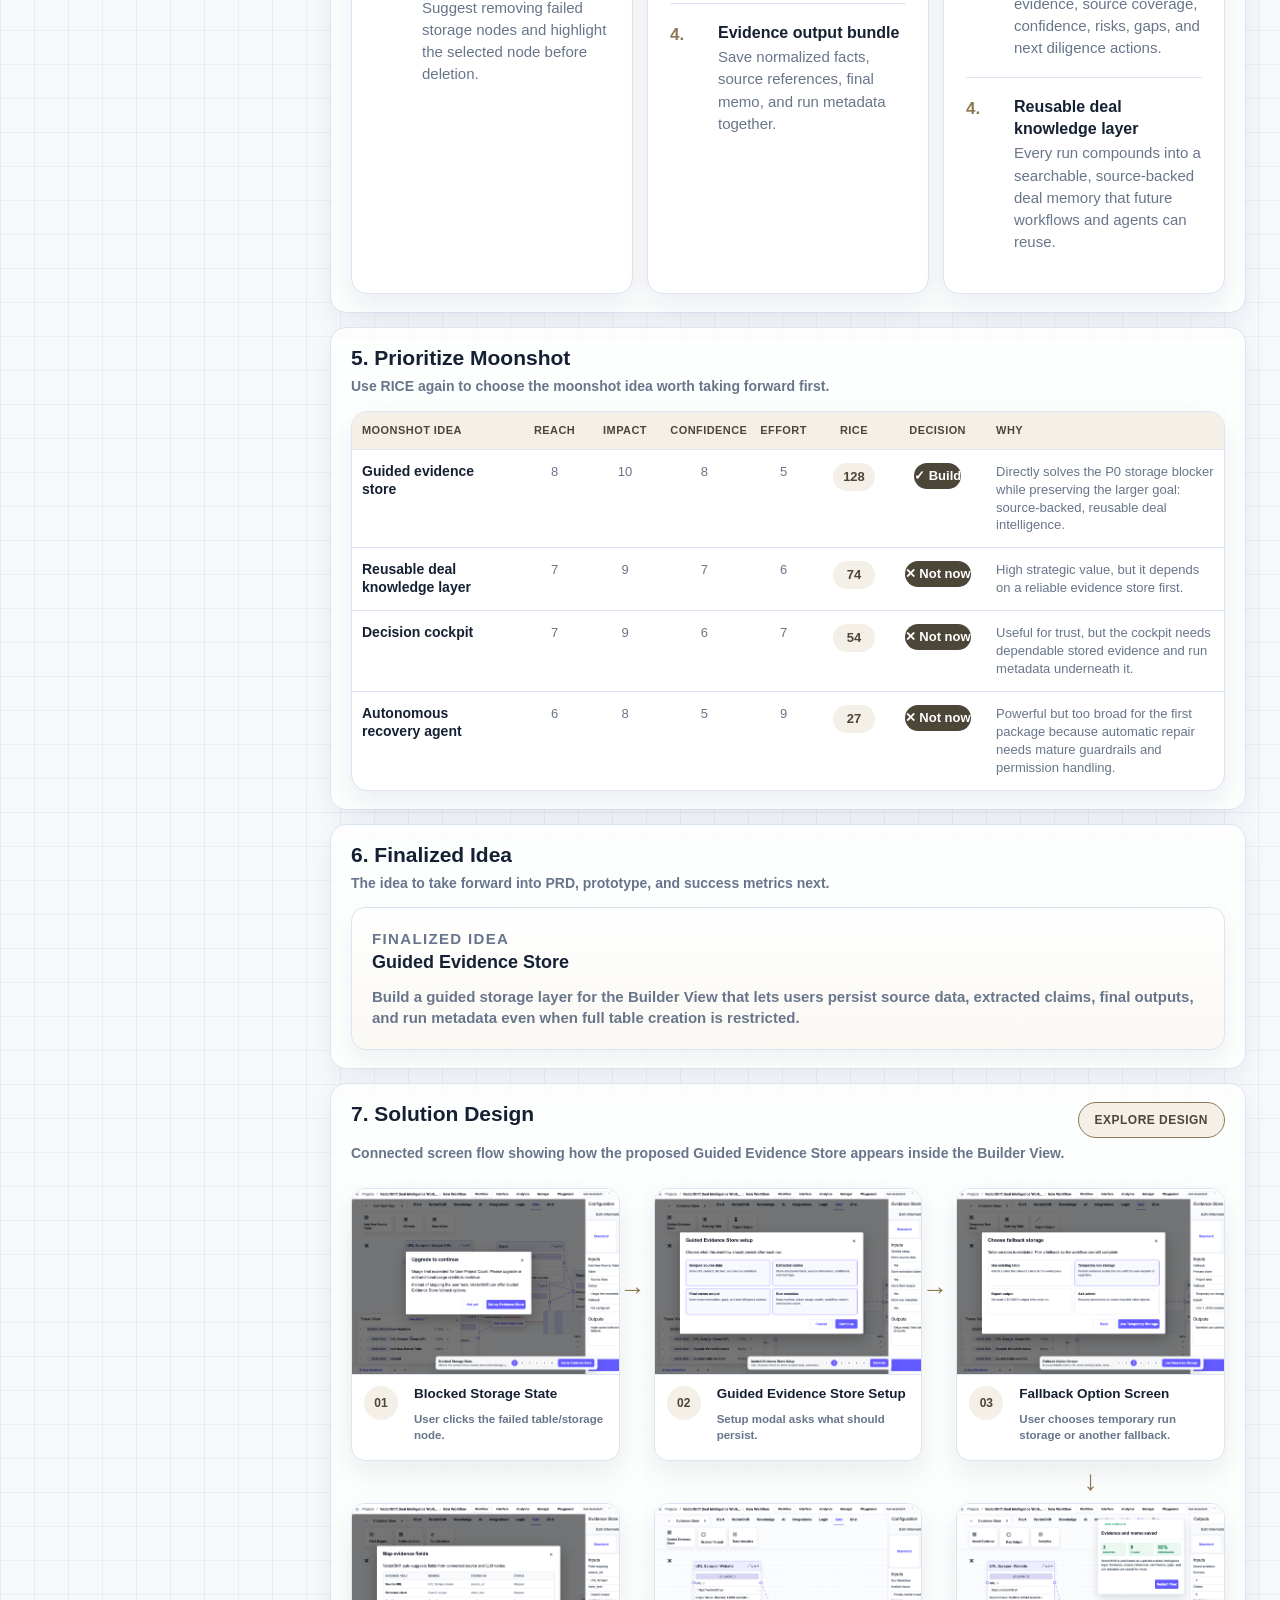
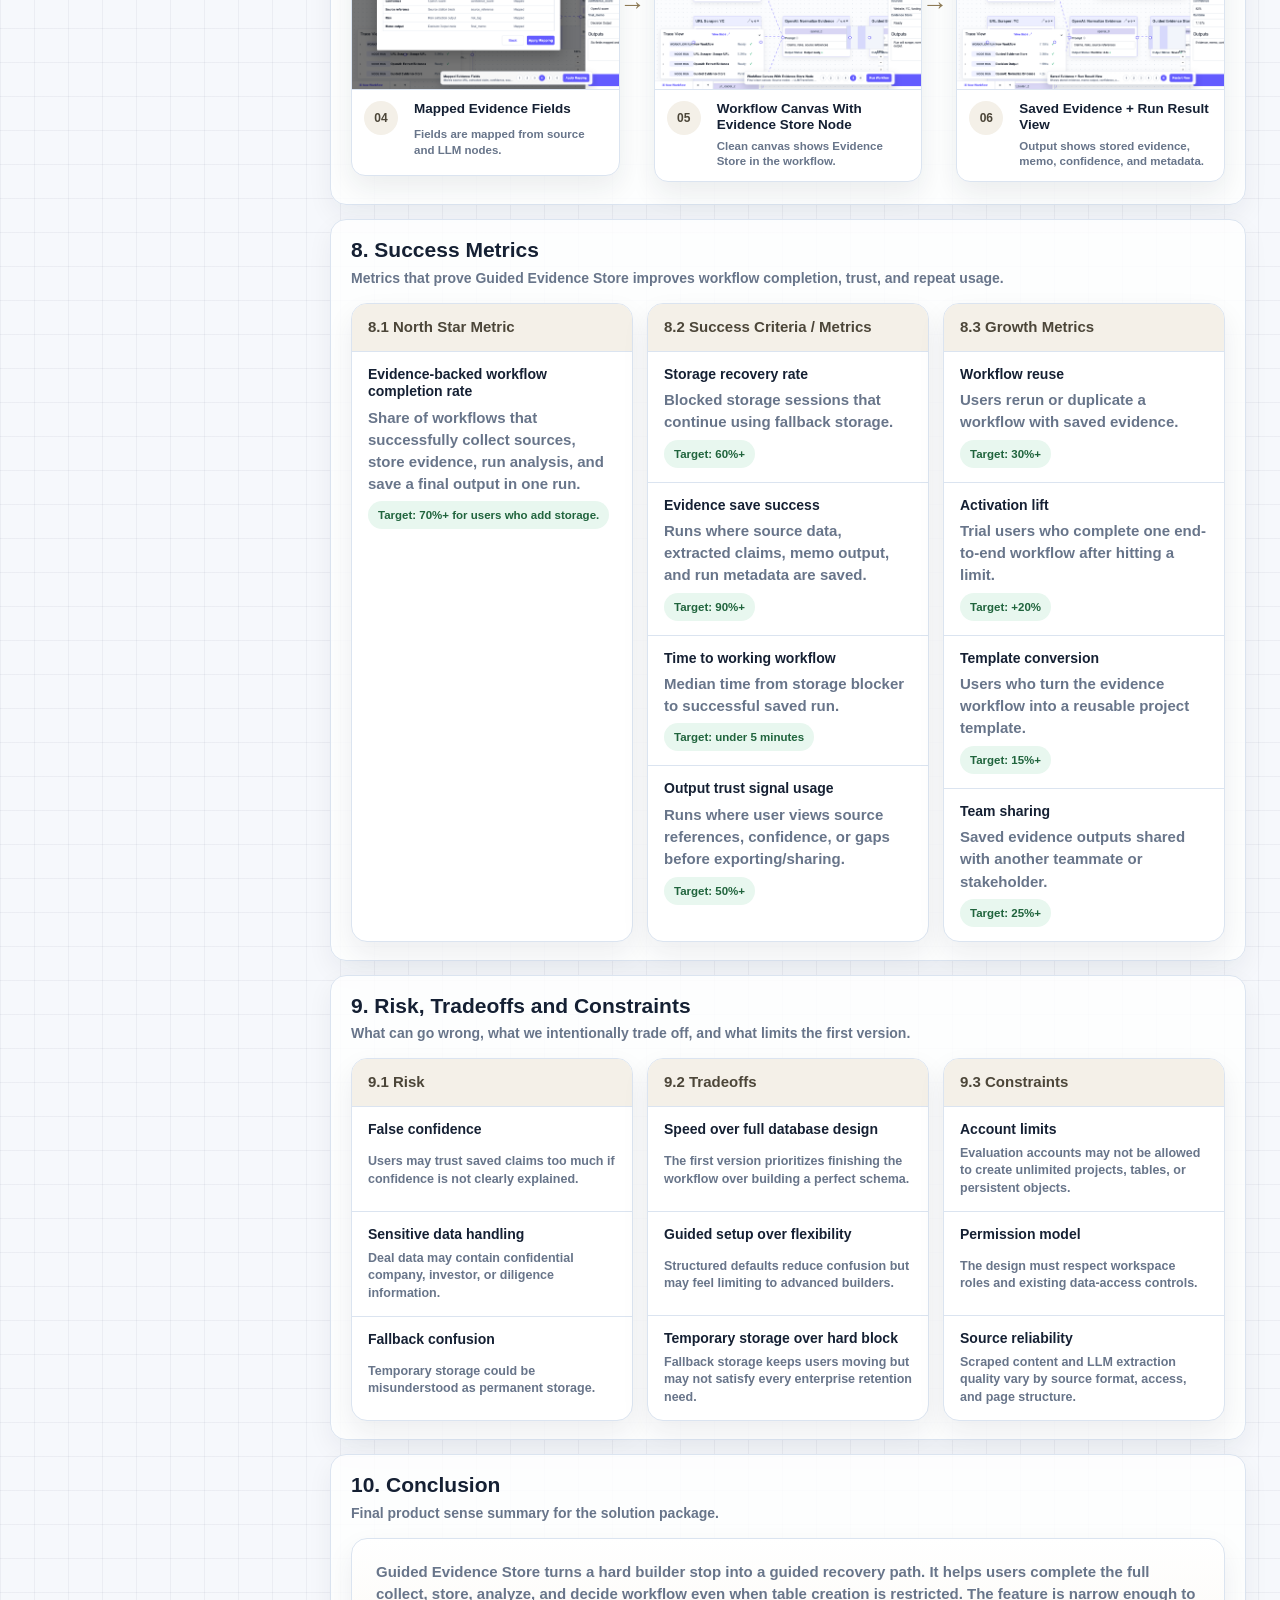
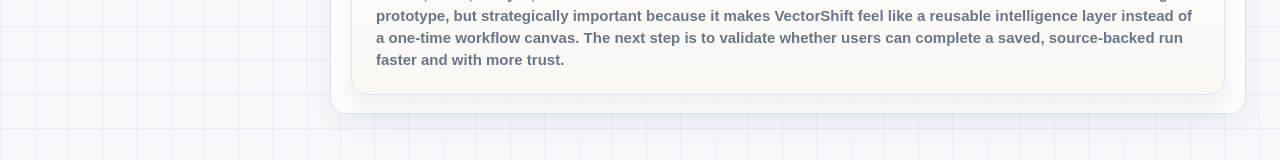
<file: problem-solution-package.html>
<!doctype html>
<html lang="en">
  <head>
    <meta charset="utf-8" />
    <meta name="viewport" content="width=device-width, initial-scale=1" />
    <title>#1 Problem Solution Package</title>
    <link rel="stylesheet" href="./overview.css" />
  </head>
  <body class="about-body solution-package-body">
    <main class="about-shell">
      <section class="about-layout solution-package-layout">
        <aside class="about-sidebar build-sidebar solution-package-sidebar">
          <div class="sidebar-heading">
            <a class="back-link" href="./index.html" aria-label="Back to home"><span aria-hidden="true">←</span></a>
            <strong><span>#1</span> Solution Package</strong>
          </div>
          <p>Sections</p>
          <nav class="about-tabs section-tree" id="solutionNav" aria-label="Solution package sections"></nav>
        </aside>

        <section class="about-stage solution-package-stage" id="solutionStage" aria-live="polite"></section>
      </section>
    </main>

    <script src="./problem-solution-package.js"></script>
  </body>
</html>
</file>
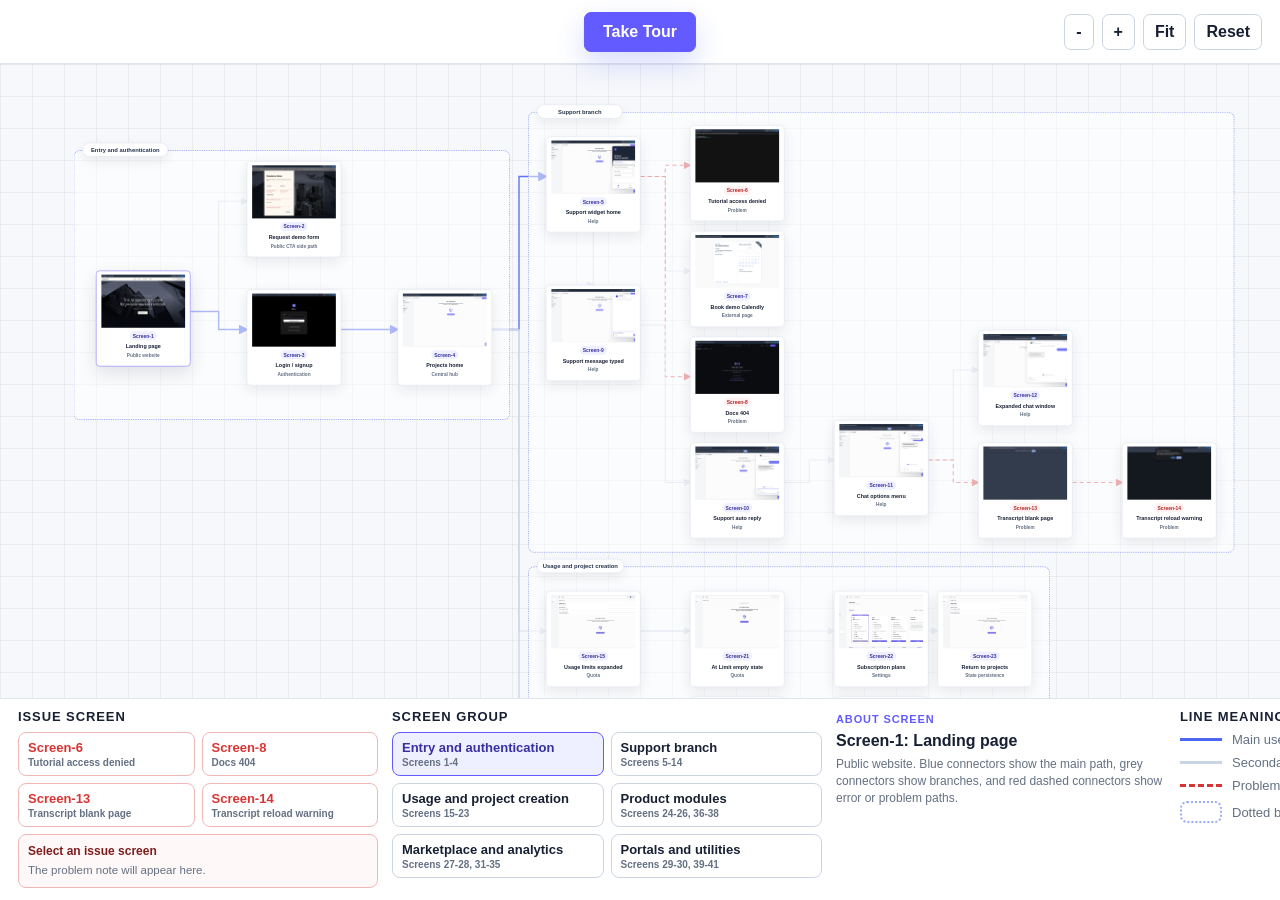
<file: user-web-journey.html>
<!doctype html>
<html lang="en">
  <head>
    <meta charset="utf-8" />
    <meta name="viewport" content="width=device-width, initial-scale=1" />
    <title>User Web Journey</title>
    <link rel="stylesheet" href="./styles.css" />
  </head>
  <body>
    <header class="topbar">
      <div aria-hidden="true"></div>
      <button class="tour-start" id="takeTour" type="button">Take Tour</button>
      <div class="toolbar" aria-label="Flow controls">
        <button id="zoomOut" type="button" title="Zoom out">-</button>
        <button id="zoomIn" type="button" title="Zoom in">+</button>
        <button id="fitView" type="button">Fit</button>
        <button id="resetView" type="button">Reset</button>
      </div>
    </header>

    <main class="workspace" id="workspace">
      <div class="viewport" id="viewport">
        <section class="tour-card" id="tourCard" aria-live="polite" hidden>
          <div class="tour-card-top">
            <span id="tourStep">Step 1</span>
            <button id="closeTour" type="button" aria-label="Close tour">Close</button>
          </div>
          <h2 id="tourTitle">Screen title</h2>
          <p id="tourPurpose">Screen purpose appears here.</p>
          <p class="tour-problem" id="tourProblem"></p>
          <div class="tour-actions">
            <button id="prevTour" type="button">Previous</button>
            <button id="nextTour" type="button">Next</button>
          </div>
        </section>
        <div class="canvas" id="canvas">
          <svg class="links" id="links" aria-hidden="true"></svg>
          <section class="nodes" id="nodes" aria-label="Screen flow map"></section>
        </div>
      </div>
      <aside class="details" id="details">
        <section class="issue-dock" aria-label="Issue screens">
          <div class="issue-dock-header">
            <h3>Issue Screen</h3>
          </div>
          <div class="issue-nav-list" id="issueNav"></div>
          <div class="issue-detail" id="issueDetail">
            <strong>Select an issue screen</strong>
            <p>The problem note will appear here.</p>
          </div>
        </section>
        <div class="group-nav" aria-label="Screen group">
          <h3>Screen Group</h3>
          <div class="group-nav-list" id="groupNav"></div>
        </div>
        <section class="selected-detail" aria-label="About screen">
          <span class="eyebrow" id="detailEyebrow">About Screen</span>
          <h2 id="detailTitle">Click a screen</h2>
          <p id="detailText">The selected screen summary will appear here.</p>
        </section>
        <div class="legend" aria-label="Line meaning">
          <h3>Line Meaning</h3>
          <div><span class="legend-line main"></span>Main user flow</div>
          <div><span class="legend-line branch"></span>Secondary branch</div>
          <div><span class="legend-line issue"></span>Problem/error path</div>
          <div><span class="legend-box"></span>Dotted box = grouped screens</div>
        </div>
      </aside>
    </main>

    <script src="./app.js"></script>
  </body>
</html>
</file>
<file: overview.css>
:root {
  color-scheme: light;
  --bg: #f6f8fc;
  --panel: #ffffff;
  --ink: #152033;
  --muted: #68758a;
  --line: #dbe4f0;
  --accent: #8d7a55;
  --accent-dark: #4c4639;
  --accent-soft: #f4f0e8;
  --teal: #e5f5f2;
  --shadow: 0 18px 45px rgba(22, 32, 52, 0.12);
}

* {
  box-sizing: border-box;
}

body {
  margin: 0;
  min-height: 100svh;
  background:
    linear-gradient(180deg, rgba(141, 122, 85, 0.12) 0%, rgba(246, 248, 252, 0) 34%),
    linear-gradient(rgba(55, 70, 105, 0.06) 1px, transparent 1px),
    linear-gradient(90deg, rgba(55, 70, 105, 0.06) 1px, transparent 1px),
    var(--bg);
  background-size: auto, 34px 34px, 34px 34px, auto;
  color: var(--ink);
  font-family: Arial, Helvetica, sans-serif;
}

.page-shell {
  width: min(1120px, calc(100% - 34px));
  min-height: 100svh;
  margin: 0 auto;
  padding: 12px 0;
  display: grid;
  grid-template-rows: auto auto auto minmax(40px, 1fr);
}

.intro {
  margin-bottom: 28px;
  text-align: center;
}

.brand-logo {
  display: block;
  width: 46px;
  height: 46px;
  margin: 0 auto 7px;
  border-radius: 14px;
  box-shadow: 0 16px 34px rgba(35, 31, 25, 0.16);
}

.eyebrow {
  margin: 0 0 4px;
  color: var(--accent-dark);
  font-size: 12px;
  font-weight: 900;
  letter-spacing: 0.09em;
  text-transform: uppercase;
}

h1 {
  margin: 0;
  font-size: clamp(24px, 4.2vw, 36px);
  line-height: 1.05;
}

.intro-line {
  width: min(640px, 100%);
  margin: 8px auto 0;
  color: var(--muted);
  font-size: 14px;
  line-height: 1.42;
}

.outline-list {
  display: grid;
  grid-template-columns: minmax(0, 1fr) minmax(0, 1fr);
  gap: 24px;
}

.video-window {
  position: relative;
  overflow: hidden;
  display: grid;
  place-items: center;
  width: min(640px, calc(100% - 220px));
  min-width: 520px;
  aspect-ratio: 16 / 7;
  justify-self: center;
  margin-bottom: 32px;
  border: 1px solid var(--line);
  border-radius: 16px;
  background:
    linear-gradient(135deg, rgba(141, 122, 85, 0.1), rgba(23, 32, 51, 0.04)),
    rgba(255, 255, 255, 0.78);
  box-shadow: 0 16px 38px rgba(22, 32, 52, 0.11);
}

.intro-video {
  width: 100%;
  height: 100%;
  border: 0;
  object-fit: cover;
  background:
    linear-gradient(135deg, rgba(255, 255, 255, 0.9), rgba(246, 248, 252, 0.82)),
    #f7f8fb;
}

.video-cover {
  position: absolute;
  inset: 0;
  display: grid;
  place-items: center;
  border: 0;
  background:
    linear-gradient(135deg, rgba(255, 255, 255, 0.76), rgba(246, 248, 252, 0.88)),
    rgba(255, 255, 255, 0.72);
  cursor: pointer;
  opacity: 0;
  pointer-events: none;
  transition: opacity 160ms ease;
}

.video-window.is-paused .video-cover {
  opacity: 1;
  pointer-events: auto;
}

.video-photo {
  width: 92px;
  height: 92px;
  border: 5px solid rgba(255, 255, 255, 0.92);
  border-radius: 24px;
  object-fit: cover;
  box-shadow: 0 18px 38px rgba(22, 32, 52, 0.2);
}

.video-play {
  position: absolute;
  left: calc(50% + 22px);
  top: calc(50% + 20px);
  display: grid;
  width: 42px;
  height: 42px;
  place-items: center;
  border: 4px solid rgba(255, 255, 255, 0.94);
  border-radius: 50%;
  background: var(--ink);
  box-shadow: 0 14px 30px rgba(22, 32, 52, 0.22);
}

.video-play::before {
  content: "";
  width: 0;
  height: 0;
  margin-left: 3px;
  border-top: 8px solid transparent;
  border-bottom: 8px solid transparent;
  border-left: 12px solid #fff;
}

.outline-column {
  display: grid;
  align-content: start;
  gap: 8px;
}

.outline-card {
  display: grid;
  grid-template-columns: 36px minmax(0, 1fr);
  gap: 12px;
  align-items: center;
  min-height: 58px;
  padding: 8px 18px 8px 12px;
  border: 1px solid var(--line);
  border-radius: 999px;
  background: rgba(255, 255, 255, 0.94);
  box-shadow: var(--shadow);
  color: var(--ink);
  text-decoration: none;
  transition: border-color 140ms ease, transform 140ms ease, box-shadow 140ms ease;
}

.outline-card:hover {
  border-color: rgba(141, 122, 85, 0.52);
  box-shadow: 0 20px 46px rgba(22, 32, 52, 0.16);
  transform: translateY(-1px);
}

.accent-card {
  border-color: rgba(141, 122, 85, 0.42);
  background: linear-gradient(90deg, #ffffff 0%, #faf7f0 100%);
}

.card-index {
  display: inline-grid;
  width: 32px;
  height: 32px;
  place-items: center;
  border-radius: 50%;
  background: var(--accent-soft);
  color: var(--accent);
  font-size: 12px;
  font-weight: 900;
}

.outline-card strong,
.outline-card small {
  display: block;
}

.outline-card strong {
  margin-bottom: 2px;
  font-size: 15px;
  line-height: 1.2;
}

.outline-card small {
  color: var(--muted);
  font-size: 12.5px;
  line-height: 1.28;
}

.maker-badge {
  justify-self: center;
  align-self: center;
  display: grid;
  grid-template-columns: 38px auto;
  gap: 10px;
  align-items: center;
  width: fit-content;
  padding: 8px 15px 8px 12px;
  border: 1px solid var(--line);
  border-radius: 999px;
  background: rgba(255, 255, 255, 0.95);
  box-shadow: 0 16px 36px rgba(22, 32, 52, 0.14);
  backdrop-filter: blur(10px);
}

.maker-badge img {
  width: 34px;
  height: 34px;
  border-radius: 50%;
  object-fit: cover;
}

.maker-badge small,
.maker-badge strong {
  display: block;
}

.maker-badge small {
  color: var(--muted);
  font-size: 10px;
  font-weight: 800;
  letter-spacing: 0.06em;
  line-height: 1.1;
  text-transform: uppercase;
}

.maker-badge strong {
  color: var(--ink);
  font-size: 12.5px;
  line-height: 1.15;
}

@media (max-width: 560px) {
  .page-shell {
    padding-top: 22px;
  }

  .outline-card {
    grid-template-columns: 38px minmax(0, 1fr);
    min-height: 76px;
    border-radius: 22px;
  }

  .outline-list {
    grid-template-columns: 1fr;
  }

  .card-index {
    width: 34px;
    height: 34px;
  }

  .maker-badge {
    right: 12px;
    bottom: 12px;
    grid-template-columns: 34px auto;
    max-width: calc(100% - 24px);
  }

  .maker-badge img {
    width: 34px;
    height: 34px;
  }
}

.brief-body {
  overflow: auto;
}

.brief-shell {
  width: min(860px, calc(100% - 32px));
  margin: 0 auto;
  padding: 22px 0 46px;
}

.brief-topbar {
  display: flex;
  align-items: center;
  gap: 14px;
  min-height: 70px;
  padding: 0 24px;
  border-bottom: 1px solid var(--line);
  background: rgba(255, 255, 255, 0.86);
  backdrop-filter: blur(12px);
}

.brief-topbar strong {
  display: inline-flex;
  align-items: baseline;
  gap: 8px;
  color: var(--ink);
  font-size: 22px;
  line-height: 1.12;
}

.brief-topbar strong span {
  color: var(--accent-dark);
  font-size: 14px;
  font-weight: 900;
  letter-spacing: 0.08em;
  text-transform: uppercase;
}

.brief-header {
  margin-bottom: 18px;
  text-align: center;
}

.brief-logo {
  display: block;
  width: 58px;
  height: 58px;
  margin: 0 auto 12px;
  border-radius: 16px;
  box-shadow: 0 16px 34px rgba(35, 31, 25, 0.16);
}

.brief-header h1 {
  margin-bottom: 8px;
}

.brief-header p:last-child {
  margin: 0;
  color: var(--muted);
  font-size: 16px;
  font-weight: 700;
}

.brief-doc-link {
  display: inline-flex;
  align-items: center;
  justify-content: center;
  min-height: 40px;
  margin-top: 16px;
  padding: 0 16px;
  border: 1px solid var(--accent);
  border-radius: 999px;
  background: var(--accent);
  color: #fff;
  font-size: 14px;
  font-weight: 900;
  text-decoration: none;
}

.brief-doc-link:hover {
  background: var(--accent-dark);
  border-color: var(--accent-dark);
}

.brief-card {
  margin-top: 14px;
  padding: 20px 22px;
  border: 1px solid var(--line);
  border-radius: 16px;
  background: rgba(255, 255, 255, 0.94);
  box-shadow: 0 14px 34px rgba(22, 32, 52, 0.09);
}

.brief-card h2 {
  margin: 0 0 9px;
  color: var(--ink);
  font-size: 20px;
  line-height: 1.2;
}

.brief-card p,
.brief-card li {
  color: var(--muted);
  font-size: 15px;
  line-height: 1.55;
}

.brief-card p {
  margin: 0;
}

.brief-card p + p {
  margin-top: 8px;
}

.brief-card ol {
  margin: 0;
  padding-left: 22px;
}

.brief-card li + li {
  margin-top: 7px;
}

.brief-card a {
  color: var(--accent-dark);
  font-weight: 800;
}

.about-body {
  overflow: auto;
}

.about-shell {
  width: 100%;
  min-height: 100svh;
  margin: 0 auto;
  padding: 0;
}

.site-header {
  position: sticky;
  top: 0;
  z-index: 20;
  border-bottom: 1px solid var(--line);
  background: rgba(255, 255, 255, 0.94);
  backdrop-filter: blur(12px);
}

.site-header-inner {
  width: min(1180px, calc(100% - 34px));
  min-height: 72px;
  margin: 0 auto;
  display: flex;
  align-items: center;
  justify-content: space-between;
  gap: 22px;
}

.site-header-inner.single-title {
  justify-content: center;
}

.site-header-inner.single-title strong {
  text-align: center;
  font-size: 22px;
}

.site-header-inner.about-title-header {
  justify-content: flex-start;
  gap: 14px;
}

.back-link {
  display: inline-grid;
  width: 36px;
  height: 36px;
  place-items: center;
  border: 1px solid var(--line);
  border-radius: 50%;
  background: #fff;
  color: var(--ink);
  font-size: 22px;
  font-weight: 800;
  line-height: 0;
  text-decoration: none;
}

.back-link span {
  display: block;
  transform: translateY(-1px);
}

.back-link:hover {
  border-color: var(--accent);
  color: var(--accent-dark);
}

.about-title-header strong {
  color: var(--ink);
  font-size: 22px;
  line-height: 1.2;
  text-align: left;
}

.about-title-header strong span {
  color: var(--accent-dark);
  font-size: 14px;
  font-weight: 900;
  letter-spacing: 0.08em;
  text-transform: uppercase;
}

.site-brand {
  display: inline-flex;
  align-items: center;
  gap: 10px;
  color: var(--ink);
  font-size: 18px;
  font-weight: 900;
  text-decoration: none;
}

.site-brand img {
  width: 38px;
  height: 38px;
  border-radius: 11px;
}

.site-header-inner p {
  margin: 0 0 2px;
  color: var(--accent-dark);
  font-size: 11px;
  font-weight: 900;
  letter-spacing: 0.09em;
  text-align: right;
  text-transform: uppercase;
}

.site-header-inner strong {
  display: block;
  color: var(--ink);
  font-size: 18px;
  line-height: 1.2;
  text-align: right;
}

.about-layout {
  display: grid;
  grid-template-columns: 310px minmax(0, 1fr);
  gap: 34px;
  min-height: 100svh;
}

.builder-flow-mode .about-layout {
  grid-template-columns: 280px minmax(0, 1fr);
  gap: 0;
}

.about-sidebar {
  align-self: stretch;
  padding: 18px;
  border: 1px solid var(--line);
  border-radius: 0 22px 22px 0;
  background: rgba(255, 255, 255, 0.72);
  box-shadow: 0 14px 34px rgba(22, 32, 52, 0.08);
}

.builder-flow-mode .about-sidebar {
  position: sticky;
  top: 0;
  height: 100svh;
  border-radius: 0;
}

.builder-flow-mode .sidebar-heading strong {
  font-size: 20px;
}

.builder-flow-mode .about-tab {
  min-height: 58px;
  border-radius: 14px;
}

.build-sidebar {
  position: sticky;
  top: 0;
  align-self: start;
  height: 100svh;
  overflow: hidden;
}

.sidebar-heading {
  display: flex;
  gap: 14px;
  align-items: center;
  margin-bottom: 22px;
}

.sidebar-heading strong {
  display: inline-flex;
  align-items: baseline;
  gap: 8px;
  color: var(--ink);
  font-size: 22px;
  line-height: 1.12;
}

.sidebar-heading strong span {
  color: var(--accent-dark);
  font-size: 14px;
  font-weight: 900;
  letter-spacing: 0.08em;
  text-transform: uppercase;
}

.about-sidebar > p {
  margin: 0 0 10px 4px;
  color: var(--muted);
  font-size: 11px;
  font-weight: 900;
  letter-spacing: 0.08em;
  text-transform: uppercase;
}

.subsection-wrap {
  margin-top: 16px;
}

.subsection-wrap p {
  margin: 0 0 9px 4px;
  color: var(--muted);
  font-size: 11px;
  font-weight: 900;
  letter-spacing: 0.08em;
  text-transform: uppercase;
}

.about-tabs {
  display: grid;
  align-content: start;
  gap: 9px;
}

.sidebar-sources {
  margin-top: 28px;
  padding-top: 18px;
  border-top: 1px solid var(--line);
}

.sidebar-sources p {
  margin: 0 0 10px 4px;
  color: var(--muted);
  font-size: 11px;
  font-weight: 900;
  letter-spacing: 0.08em;
  text-transform: uppercase;
}

.sidebar-sources a {
  display: block;
  padding: 9px 4px;
  border-radius: 10px;
  color: var(--accent-dark);
  font-size: 13px;
  font-weight: 800;
  line-height: 1.25;
  text-decoration: none;
}

.sidebar-sources a:hover {
  background: var(--accent-soft);
  color: var(--ink);
}

.about-tab {
  display: grid;
  grid-template-columns: 36px minmax(0, 1fr);
  gap: 10px;
  align-items: center;
  min-height: 66px;
  padding: 10px 14px;
  border: 1px solid var(--line);
  border-radius: 18px;
  background: rgba(255, 255, 255, 0.92);
  box-shadow: 0 8px 20px rgba(22, 32, 52, 0.06);
  color: var(--ink);
  font: inherit;
  font-size: 15px;
  font-weight: 900;
  text-align: left;
  text-decoration: none;
}

.about-tab span {
  display: grid;
  width: 32px;
  height: 32px;
  place-items: center;
  border-radius: 50%;
  background: var(--accent-soft);
  color: var(--accent);
  font-size: 12px;
}

.about-tab.active {
  border-color: rgba(141, 122, 85, 0.55);
  background: linear-gradient(90deg, #fff, #faf7f0);
}

.compact-tab {
  min-height: 46px;
  border-radius: 15px;
}

.section-tree {
  gap: 10px;
}

.section-tree-group {
  display: grid;
  gap: 5px;
}

.section-tree-group:not(.active) .subsection-link {
  color: rgba(104, 117, 138, 0.78);
}

.subsection-nav {
  display: grid;
  gap: 3px;
  padding-left: 10px;
}

.subsection-link {
  min-height: 26px;
  padding: 5px 10px;
  border: 1px solid transparent;
  border-radius: 999px;
  background: transparent;
  color: var(--muted);
  font: inherit;
  font-size: 11.5px;
  font-weight: 800;
  line-height: 1.15;
  text-align: left;
}

.subsection-link:hover,
.subsection-link.active {
  border-color: rgba(141, 122, 85, 0.34);
  background: var(--accent-soft);
  color: var(--accent-dark);
}

.about-stage {
  min-height: 560px;
}

.builder-flow-mode .about-stage {
  min-width: 0;
  min-height: 100svh;
}

.about-panel {
  min-height: 560px;
  padding: 26px;
  border: 1px solid var(--line);
  border-radius: 22px;
  background: rgba(255, 255, 255, 0.94);
  box-shadow: var(--shadow);
}

.bare-panel {
  padding: 32px 34px 32px 0;
  border: 0;
  border-radius: 0;
  background: transparent;
  box-shadow: none;
}

.about-copy {
  max-width: 760px;
}

.about-copy h2 {
  margin: 0 0 10px;
  font-size: clamp(28px, 4vw, 44px);
  line-height: 1.08;
}

.about-copy p {
  margin: 0;
  color: var(--muted);
  font-size: 16px;
  line-height: 1.55;
}

.about-chips {
  display: flex;
  flex-wrap: wrap;
  gap: 8px;
  margin-top: 18px;
}

.about-chips span {
  padding: 7px 10px;
  border-radius: 999px;
  background: var(--accent-soft);
  color: var(--accent-dark);
  font-size: 12px;
  font-weight: 900;
}

.visual-grid {
  display: grid;
  gap: 12px;
  margin-top: 26px;
}

.stat-grid {
  grid-template-columns: repeat(4, minmax(0, 1fr));
}

.stat-grid div,
.position-map div,
.usecase-grid div {
  border: 1px solid var(--line);
  border-radius: 16px;
  background: linear-gradient(180deg, #fff, #faf8f3);
  box-shadow: 0 10px 26px rgba(22, 32, 52, 0.07);
}

.stat-grid div {
  min-height: 118px;
  padding: 18px;
}

.stat-grid strong {
  display: block;
  margin-bottom: 8px;
  color: var(--accent);
  font-size: 24px;
}

.stat-grid span,
.position-map span {
  color: var(--muted);
  font-size: 12px;
  font-weight: 900;
  letter-spacing: 0.06em;
  text-transform: uppercase;
}

.position-map {
  display: grid;
  grid-template-columns: repeat(2, minmax(0, 1fr));
  gap: 12px;
  margin-top: 12px;
}

.position-section {
  margin-top: 26px;
}

.position-section h3 {
  margin: 0;
  color: var(--ink);
  font-size: 28px;
  line-height: 1.15;
}

.who-for-answer {
  max-width: 920px;
  margin: 10px 0 16px;
  padding: 16px 18px;
  border-left: 5px solid var(--accent);
  border-radius: 0 14px 14px 0;
  background: rgba(255, 255, 255, 0.62);
  color: var(--ink);
  font-size: 19px;
  font-weight: 800;
  line-height: 1.45;
}

.position-map div {
  min-height: 118px;
  padding: 18px;
}

.position-map strong {
  display: block;
  margin-top: 8px;
  font-size: 20px;
  line-height: 1.25;
}

.timeline {
  position: relative;
  display: grid;
  gap: 12px;
  margin: 28px 0 0;
  padding: 0;
  list-style: none;
}

.timeline li {
  display: grid;
  grid-template-columns: 110px minmax(0, 1fr);
  gap: 14px;
  align-items: center;
  padding: 14px 16px;
  border: 1px solid var(--line);
  border-radius: 16px;
  background: #fff;
  box-shadow: 0 10px 26px rgba(22, 32, 52, 0.07);
}

.timeline span {
  color: var(--accent);
  font-size: 14px;
  font-weight: 900;
}

.timeline p {
  margin: 0;
  color: var(--ink);
  font-size: 15px;
  font-weight: 800;
  line-height: 1.35;
}

.usecase-grid {
  display: grid;
  grid-template-columns: repeat(2, minmax(0, 1fr));
  gap: 12px;
  margin-top: 26px;
}

.usecase-grid div {
  min-height: 118px;
  padding: 17px;
}

.usecase-grid strong {
  display: block;
  margin-bottom: 8px;
  font-size: 17px;
}

.usecase-grid p {
  margin: 0;
  color: var(--muted);
  font-size: 14px;
  line-height: 1.45;
}

.source-note {
  margin: 22px 0 0;
  color: var(--muted);
  font-size: 12px;
  font-weight: 800;
}

.snapshot-view {
  padding: 32px 34px 32px 0;
}

.product-view {
  padding: 32px 34px 32px 0;
}

.company-lockup {
  display: flex;
  align-items: center;
  gap: 16px;
  margin-bottom: 24px;
}

.company-lockup img {
  width: 66px;
  height: 66px;
  border-radius: 18px;
  box-shadow: 0 16px 34px rgba(35, 31, 25, 0.16);
}

.company-lockup h2 {
  margin: 0;
  color: var(--ink);
  font-size: clamp(42px, 6vw, 70px);
  line-height: 0.95;
}

.positioning-line,
.company-about {
  max-width: 920px;
  margin-bottom: 22px;
}

.positioning-line span,
.company-about span,
.product-features > span {
  display: block;
  margin-bottom: 8px;
  color: var(--muted);
  font-size: 12px;
  font-weight: 900;
  letter-spacing: 0.08em;
  text-transform: uppercase;
}

.positioning-line {
  padding: 18px 20px;
  border-left: 5px solid var(--accent);
  border-radius: 0 16px 16px 0;
  background: rgba(255, 255, 255, 0.62);
}

.positioning-line strong {
  color: var(--ink);
  font-size: clamp(28px, 4vw, 48px);
  line-height: 1.08;
}

.company-about p {
  margin: 0;
  color: var(--muted);
  font-size: 18px;
  line-height: 1.55;
}

.company-about h3 {
  margin: 0 0 14px;
  color: var(--ink);
  font-size: 28px;
  line-height: 1.15;
}

.company-about ul {
  display: grid;
  gap: 10px;
  margin: 0;
  padding-left: 20px;
}

.company-about li {
  color: var(--muted);
  font-size: 18px;
  line-height: 1.5;
}

.product-features {
  margin-top: 30px;
}

.builder-view-page {
  padding: 32px 34px 48px 0;
}

.builder-user-flow-page {
  width: 100%;
  height: 100svh;
  padding: 0;
  overflow: hidden;
}

.builder-user-flow-frame {
  display: block;
  width: 100%;
  height: 100%;
  border: 0;
  background: #f7f8fb;
}

.fixes-layout {
  grid-template-columns: 340px minmax(0, 1fr);
  gap: 0;
}

.fixes-sidebar {
  border-radius: 0;
  background: rgba(255, 255, 255, 0.82);
}

.fix-type-tabs {
  gap: 8px;
}

.fix-type-tabs .about-tab {
  min-height: 58px;
  border-radius: 14px;
}

.fix-issue-list {
  display: grid;
  gap: 8px;
}

.fix-issue-button {
  display: grid;
  grid-template-columns: 42px minmax(0, 1fr);
  gap: 3px 10px;
  align-items: center;
  width: 100%;
  min-height: 68px;
  padding: 10px 12px;
  border: 1px solid var(--line);
  border-radius: 14px;
  background: rgba(255, 255, 255, 0.9);
  color: var(--ink);
  text-align: left;
  box-shadow: 0 8px 18px rgba(22, 32, 52, 0.05);
}

.fix-issue-button span {
  grid-row: span 2;
  display: grid;
  width: 38px;
  height: 38px;
  place-items: center;
  border-radius: 50%;
  background: #fff1f1;
  color: #8a2d2d;
  font-size: 13px;
  font-weight: 900;
}

.fix-issue-button strong {
  color: var(--ink);
  font-size: 14px;
  line-height: 1.1;
}

.fix-issue-button small {
  color: var(--muted);
  font-size: 11.5px;
  font-weight: 800;
  line-height: 1.25;
}

.fix-issue-button.active {
  border-color: rgba(141, 122, 85, 0.58);
  background: linear-gradient(90deg, #ffffff, #faf7f0);
}

.fixes-stage {
  min-height: 100svh;
}

.fix-page {
  min-height: 100svh;
  padding: 34px 34px 42px;
}

.fix-header {
  max-width: 1040px;
  margin-bottom: 24px;
}

.fix-header p {
  margin: 0 0 8px;
  color: var(--accent-dark);
  font-size: 12px;
  font-weight: 900;
  letter-spacing: 0.09em;
  text-transform: uppercase;
}

.fix-header h1 {
  margin: 0;
  color: var(--ink);
  font-size: clamp(34px, 4vw, 58px);
  line-height: 1.02;
}

.fix-header span {
  display: block;
  max-width: 900px;
  margin-top: 12px;
  color: var(--muted);
  font-size: 18px;
  line-height: 1.45;
}

.fix-hero {
  display: grid;
  grid-template-columns: minmax(420px, 0.95fr) minmax(0, 1.05fr);
  gap: 24px;
  align-items: start;
}

.fix-screen {
  overflow: hidden;
  margin: 0;
  border: 1px solid var(--line);
  border-radius: 18px;
  background: rgba(255, 255, 255, 0.94);
  box-shadow: 0 16px 40px rgba(22, 32, 52, 0.1);
}

.fix-screen img {
  display: block;
  width: 100%;
  aspect-ratio: 16 / 10;
  object-fit: cover;
  object-position: top left;
  background: #edf1f7;
}

.fix-screen figcaption {
  display: grid;
  grid-template-columns: 52px minmax(0, 1fr);
  gap: 2px 12px;
  align-items: center;
  padding: 16px 18px 18px;
}

.fix-screen figcaption span {
  grid-row: span 2;
  display: grid;
  width: 46px;
  height: 46px;
  place-items: center;
  border-radius: 50%;
  background: #fff1f1;
  color: #8a2d2d;
  font-size: 14px;
  font-weight: 900;
}

.fix-screen figcaption strong {
  color: var(--ink);
  font-size: 22px;
  line-height: 1.1;
}

.fix-screen figcaption small {
  color: var(--muted);
  font-size: 15px;
  font-weight: 800;
  line-height: 1.3;
}

.fix-detail {
  display: grid;
  gap: 14px;
}

.fix-detail section {
  padding: 22px 24px;
  border: 1px solid var(--line);
  border-radius: 18px;
  background: rgba(255, 255, 255, 0.88);
  box-shadow: 0 12px 30px rgba(22, 32, 52, 0.07);
}

.fix-detail p {
  margin: 0 0 9px;
  color: var(--accent-dark);
  font-size: 12px;
  font-weight: 900;
  letter-spacing: 0.09em;
  text-transform: uppercase;
}

.fix-detail h2 {
  margin: 0;
  color: var(--ink);
  font-size: 20px;
  line-height: 1.42;
}

.competitor-layout {
  grid-template-columns: 340px minmax(0, 1fr);
  gap: 0;
}

.competitor-sidebar {
  border-radius: 0;
  background: rgba(255, 255, 255, 0.82);
}

.competitor-tabs .about-tab {
  min-height: 62px;
  border-radius: 14px;
}

.competitor-stage {
  min-height: 100svh;
}

.competitor-page {
  min-height: 100svh;
  padding: 34px 34px 42px;
}

.competitor-header {
  max-width: 1100px;
  margin-bottom: 24px;
}

.competitor-header p {
  margin: 0 0 8px;
  color: var(--accent-dark);
  font-size: 12px;
  font-weight: 900;
  letter-spacing: 0.09em;
  text-transform: uppercase;
}

.competitor-header h1 {
  margin: 0;
  color: var(--ink);
  font-size: clamp(34px, 4vw, 58px);
  line-height: 1.02;
}

.competitor-header span {
  display: block;
  max-width: 980px;
  margin-top: 12px;
  color: var(--muted);
  font-size: 18px;
  line-height: 1.45;
}

.competitor-table-wrap {
  overflow: hidden;
  border: 1px solid var(--line);
  border-radius: 18px;
  background: rgba(255, 255, 255, 0.94);
  box-shadow: 0 16px 40px rgba(22, 32, 52, 0.08);
}

.competitor-table {
  width: 100%;
  border-collapse: collapse;
  table-layout: fixed;
}

.competitor-table th,
.competitor-table td {
  padding: 18px;
  border-bottom: 1px solid var(--line);
  color: var(--muted);
  font-size: 15px;
  line-height: 1.45;
  text-align: left;
  vertical-align: top;
}

.competitor-table th {
  background: var(--accent-soft);
  color: var(--accent-dark);
  font-size: 11.5px;
  font-weight: 900;
  letter-spacing: 0.06em;
  text-transform: uppercase;
}

.competitor-table tr:last-child td {
  border-bottom: 0;
}

.competitor-table th:first-child,
.competitor-table td:first-child {
  width: 22%;
}

.competitor-table td:first-child {
  color: var(--ink);
}

.competitor-table td:nth-child(2),
.competitor-table td:nth-child(3),
.competitor-table td:nth-child(4) {
  width: 26%;
}

.competitor-table strong {
  display: block;
  margin: 8px 0 5px;
  color: var(--ink);
  font-size: 22px;
  line-height: 1.1;
}

.competitor-table small {
  display: block;
  color: var(--muted);
  font-size: 12.5px;
  font-weight: 800;
  line-height: 1.35;
}

.competitor-rank {
  display: inline-grid;
  width: 42px;
  height: 32px;
  place-items: center;
  border-radius: 999px;
  background: var(--accent-soft);
  color: var(--accent-dark);
  font-size: 12px;
  font-weight: 900;
}

.solution-package-layout {
  grid-template-columns: 330px minmax(0, 1fr);
  gap: 0;
}

.solution-package-sidebar {
  border-radius: 0;
  background: rgba(255, 255, 255, 0.82);
}

.solution-package-view {
  padding: 22px 34px 46px 0;
}

.solution-package-stack {
  max-width: none;
}

.solution-package-section .section-note {
  max-width: 900px;
  margin: -4px 0 14px;
  color: var(--muted);
  font-size: 14px;
  line-height: 1.42;
}

.solution-evidence-grid figcaption {
  display: grid;
  gap: 5px;
}

.solution-evidence-grid figcaption strong {
  color: var(--accent-dark);
  font-size: 12px;
  line-height: 1.25;
}

.solution-evidence-grid figcaption span {
  color: var(--muted);
  font-size: 12px;
  font-weight: 700;
  line-height: 1.35;
}

.solution-evidence-grid {
  grid-template-columns: repeat(3, minmax(0, 1fr));
}

.solution-evidence-grid img {
  height: 170px;
}

.package-rice-table {
  table-layout: fixed;
}

.package-rice-table th,
.package-rice-table td {
  padding: 12px 8px;
  font-size: 12px;
}

.package-rice-table th {
  line-height: 1.15;
  letter-spacing: 0.02em;
  white-space: normal;
  overflow-wrap: normal;
}

.problem-rice-table th:first-child,
.problem-rice-table td:first-child {
  width: 10%;
}

.problem-rice-table th:nth-child(2),
.problem-rice-table td:nth-child(2) {
  width: 23%;
}

.problem-rice-table th:nth-child(3),
.problem-rice-table td:nth-child(3),
.problem-rice-table th:nth-child(4),
.problem-rice-table td:nth-child(4),
.problem-rice-table th:nth-child(6),
.problem-rice-table td:nth-child(6) {
  width: 7%;
}

.problem-rice-table th:nth-child(5),
.problem-rice-table td:nth-child(5) {
  width: 10%;
}

.problem-rice-table th:nth-child(7),
.problem-rice-table td:nth-child(7) {
  width: 8%;
}

.problem-rice-table th:nth-child(8),
.problem-rice-table td:nth-child(8) {
  width: 9%;
}

.problem-rice-table th:last-child,
.problem-rice-table td:last-child {
  width: 19%;
}

.problem-rice-table th:nth-child(n + 3):nth-child(-n + 8),
.problem-rice-table td:nth-child(n + 3):nth-child(-n + 8),
.moonshot-rice-table th:nth-child(n + 2):nth-child(-n + 7),
.moonshot-rice-table td:nth-child(n + 2):nth-child(-n + 7) {
  text-align: center;
}

.moonshot-rice-table th:first-child,
.moonshot-rice-table td:first-child {
  width: 24%;
}

.moonshot-rice-table th:nth-child(2),
.moonshot-rice-table td:nth-child(2),
.moonshot-rice-table th:nth-child(3),
.moonshot-rice-table td:nth-child(3),
.moonshot-rice-table th:nth-child(5),
.moonshot-rice-table td:nth-child(5),
.moonshot-rice-table th:nth-child(6),
.moonshot-rice-table td:nth-child(6) {
  width: 8%;
}

.moonshot-rice-table th:nth-child(4),
.moonshot-rice-table td:nth-child(4) {
  width: 10%;
}

.moonshot-rice-table th:nth-child(7),
.moonshot-rice-table td:nth-child(7) {
  width: 11%;
}

.moonshot-rice-table th:last-child,
.moonshot-rice-table td:last-child {
  width: 23%;
}

.package-rice-table strong {
  font-size: 13px;
}

.solution-screen-grid {
  display: grid;
  grid-template-columns: repeat(2, minmax(0, 1fr));
  gap: 16px;
}

.solution-screen-card {
  overflow: hidden;
  display: grid;
  grid-template-columns: 46% minmax(0, 1fr);
  min-height: 260px;
  border: 1px solid var(--line);
  border-radius: 18px;
  background: rgba(255, 255, 255, 0.94);
  box-shadow: 0 14px 34px rgba(22, 32, 52, 0.08);
}

.solution-screen-card img {
  width: 100%;
  height: 100%;
  min-height: 260px;
  object-fit: cover;
  object-position: top left;
  border-right: 1px solid var(--line);
  background: #edf1f7;
}

.solution-screen-card div {
  display: grid;
  align-content: center;
  padding: 20px;
}

.solution-screen-card span {
  display: inline-grid;
  min-width: 96px;
  height: 34px;
  place-items: center;
  margin-bottom: 12px;
  border-radius: 999px;
  background: var(--accent-soft);
  color: var(--accent-dark);
  font-size: 13px;
  font-weight: 900;
}

.solution-screen-card h3 {
  margin: 0 0 8px;
  color: var(--ink);
  font-size: 24px;
  line-height: 1.12;
}

.solution-screen-card p {
  margin: 0;
  color: var(--muted);
  font-size: 16px;
  line-height: 1.45;
}

.solution-table-wrap {
  overflow: hidden;
  border: 1px solid var(--line);
  border-radius: 18px;
  background: #fff;
  box-shadow: 0 14px 34px rgba(22, 32, 52, 0.08);
}

.solution-rice-table {
  width: 100%;
  border-collapse: collapse;
}

.solution-rice-table th,
.solution-rice-table td {
  padding: 16px;
  border-bottom: 1px solid var(--line);
  color: var(--muted);
  font-size: 14px;
  line-height: 1.4;
  text-align: left;
  vertical-align: top;
}

.solution-rice-table th {
  background: var(--accent-soft);
  color: var(--accent-dark);
  font-size: 11px;
  font-weight: 900;
  letter-spacing: 0.05em;
  text-transform: uppercase;
}

.solution-rice-table tr:last-child td {
  border-bottom: 0;
}

.solution-rice-table strong {
  color: var(--ink);
  font-size: 15px;
  line-height: 1.25;
}

.solution-rice-table span,
.solution-rice-table em {
  display: inline-grid;
  min-width: 44px;
  min-height: 30px;
  place-items: center;
  border-radius: 999px;
  background: var(--accent-soft);
  color: var(--accent-dark);
  font-size: 12px;
  font-style: normal;
  font-weight: 900;
}

.solution-rice-table em {
  background: #f8eeee;
  color: #713232;
}

.solution-rice-table em.will-build {
  background: #e8f7ef;
  color: #20643d;
}

.final-problem-layout {
  display: grid;
  grid-template-columns: minmax(360px, 0.9fr) minmax(0, 1.1fr);
  gap: 14px;
  align-items: stretch;
}

.final-problem-layout figure {
  overflow: hidden;
  margin: 0;
  border: 1px solid var(--line);
  border-radius: 18px;
  background: #fff;
  box-shadow: 0 14px 34px rgba(22, 32, 52, 0.08);
}

.final-problem-layout img {
  display: block;
  width: 100%;
  height: 300px;
  object-fit: cover;
  object-position: top left;
  background: #edf1f7;
}

.final-problem-layout figcaption {
  padding: 14px 16px;
  color: var(--accent-dark);
  font-size: 13px;
  font-weight: 900;
  letter-spacing: 0.07em;
  text-transform: uppercase;
}

.final-problem-layout article,
.final-idea-panel {
  padding: 20px;
  border: 1px solid var(--line);
  border-radius: 14px;
  background: linear-gradient(180deg, #fff, #faf8f3);
  box-shadow: 0 10px 24px rgba(22, 32, 52, 0.06);
}

.final-problem-layout article p,
.final-idea-panel p {
  margin: 0 0 12px;
  color: var(--accent-dark);
  font-size: 12px;
  font-weight: 900;
  letter-spacing: 0.09em;
  text-transform: uppercase;
}

.final-problem-layout article h2,
.final-idea-panel h2 {
  margin: 0;
  color: var(--ink);
  font-size: clamp(18px, 1.25vw, 23px);
  line-height: 1.3;
}

.final-problem-layout ul {
  display: grid;
  gap: 8px;
  margin: 18px 0 0;
  padding-left: 20px;
}

.final-problem-layout li {
  color: var(--muted);
  font-size: 14px;
  line-height: 1.42;
}

.solution-package-group {
  max-width: 1080px;
  padding: 28px;
  border: 1px solid var(--line);
  border-radius: 18px;
  background: #fff;
  box-shadow: 0 14px 34px rgba(22, 32, 52, 0.08);
}

.solution-package-group h3 {
  margin: 0 0 18px;
  color: var(--ink);
  font-size: clamp(32px, 4vw, 54px);
  line-height: 1.02;
}

.solution-package-group ol {
  display: grid;
  gap: 0;
  margin: 0;
  padding: 0;
  list-style: none;
  counter-reset: package-solution;
}

.solution-package-group li {
  position: relative;
  min-height: 104px;
  padding: 20px 0 20px 56px;
  border-top: 1px solid var(--line);
  counter-increment: package-solution;
}

.solution-package-group li:first-child {
  border-top: 0;
  padding-top: 0;
}

.solution-package-group li::before {
  content: counter(package-solution) ".";
  position: absolute;
  left: 0;
  top: 20px;
  color: var(--accent);
  font-size: 20px;
  font-weight: 900;
}

.solution-package-group li:first-child::before {
  top: 0;
}

.solution-package-group strong {
  display: block;
  margin-bottom: 4px;
  color: var(--ink);
  font-size: 20px;
  line-height: 1.25;
}

.solution-package-group span {
  color: var(--muted);
  font-size: 17px;
  line-height: 1.45;
}

.final-idea-panel {
  max-width: none;
}

.final-idea-panel strong {
  display: block;
  max-width: 920px;
  margin-top: 12px;
  color: var(--muted);
  font-size: 15px;
  font-weight: 800;
  line-height: 1.42;
}

.final-idea-panel div {
  display: grid;
  grid-template-columns: repeat(3, minmax(0, 1fr));
  gap: 10px;
  margin-top: 18px;
}

.final-idea-panel div span {
  padding: 15px;
  border: 1px solid var(--line);
  border-radius: 14px;
  background: #fff;
  color: var(--ink);
  font-size: 14px;
  font-weight: 800;
  line-height: 1.35;
}

.solution-design-title {
  display: flex;
  align-items: center;
  justify-content: space-between;
  gap: 16px;
  margin-bottom: 10px;
}

.solution-design-title h3 {
  margin: 0;
}

.solution-design-title a {
  display: inline-grid;
  min-height: 36px;
  place-items: center;
  padding: 0 16px;
  border: 1px solid var(--accent);
  border-radius: 999px;
  background: var(--accent-soft);
  color: var(--accent-dark);
  font-size: 12px;
  font-weight: 900;
  letter-spacing: 0.04em;
  text-decoration: none;
  text-transform: uppercase;
  white-space: nowrap;
}

.solution-design-map {
  position: relative;
  display: grid;
  grid-template-columns: repeat(3, minmax(0, 1fr));
  gap: 42px 34px;
  padding: 10px 0 4px;
}

.design-flow-screen {
  position: relative;
  display: block;
  min-width: 0;
  color: inherit;
  text-decoration: none;
}

.design-flow-screen figure {
  overflow: hidden;
  margin: 0;
  border: 1px solid var(--line);
  border-radius: 14px;
  background: #fff;
  box-shadow: 0 12px 28px rgba(22, 32, 52, 0.08);
}

.design-flow-screen img {
  display: block;
  width: 100%;
  height: 185px;
  object-fit: cover;
  object-position: top left;
  background: #f8fafc;
}

.design-flow-screen figcaption {
  display: grid;
  grid-template-columns: 40px minmax(0, 1fr);
  gap: 6px 10px;
  align-items: start;
  min-height: 86px;
  padding: 11px 12px 12px;
  border-top: 1px solid var(--line);
}

.design-flow-screen figcaption span {
  grid-row: span 2;
  display: grid;
  width: 34px;
  height: 34px;
  place-items: center;
  border-radius: 999px;
  background: var(--accent-soft);
  color: var(--accent-dark);
  font-size: 12px;
  font-weight: 900;
}

.design-flow-screen figcaption strong {
  color: var(--ink);
  font-size: 13.5px;
  line-height: 1.2;
}

.design-flow-screen figcaption small {
  color: var(--muted);
  font-size: 11.5px;
  font-weight: 700;
  line-height: 1.32;
}

.design-flow-screen:not(.step-3):not(.step-6)::after {
  content: "→";
  position: absolute;
  top: 86px;
  right: -26px;
  z-index: 2;
  color: var(--accent);
  font-size: 26px;
  font-weight: 900;
}

.design-flow-screen.step-3::after {
  content: "↓";
  position: absolute;
  right: 50%;
  bottom: -36px;
  z-index: 2;
  color: var(--accent);
  font-size: 28px;
  font-weight: 900;
  transform: translateX(50%);
}

.metric-group-grid,
.risk-group-grid {
  display: grid;
  grid-template-columns: repeat(3, minmax(0, 1fr));
  gap: 14px;
}

.metric-group-card,
.risk-group-card,
.solution-conclusion {
  border: 1px solid var(--line);
  border-radius: 16px;
  background: #fff;
  box-shadow: 0 12px 28px rgba(22, 32, 52, 0.07);
}

.metric-group-card,
.risk-group-card {
  overflow: hidden;
}

.metric-group-card h4,
.risk-group-card h4 {
  margin: 0;
  padding: 14px 16px;
  border-bottom: 1px solid var(--line);
  background: var(--accent-soft);
  color: var(--accent-dark);
  font-size: 15px;
  line-height: 1.25;
}

.metric-group-card div {
  display: grid;
}

.metric-group-card section {
  display: grid;
  gap: 6px;
  min-height: 118px;
  padding: 14px 16px;
  border-top: 1px solid var(--line);
}

.metric-group-card section:first-child {
  border-top: 0;
}

.metric-group-card strong,
.risk-group-card strong {
  display: block;
  color: var(--ink);
  font-size: 14px;
  line-height: 1.25;
}

.metric-group-card p,
.risk-group-card span {
  margin: 0;
  color: var(--muted);
  font-size: 12.5px;
  font-weight: 700;
  line-height: 1.4;
}

.metric-group-card section span {
  display: inline-grid;
  width: max-content;
  min-height: 28px;
  align-items: center;
  padding: 0 10px;
  border-radius: 999px;
  background: #e8f7ef;
  color: #20643d;
  font-size: 11.5px;
  font-weight: 900;
}

.risk-group-card ul {
  display: grid;
  margin: 0;
  padding: 0;
  list-style: none;
}

.risk-group-card li {
  display: grid;
  gap: 6px;
  min-height: 104px;
  padding: 14px 16px;
  border-top: 1px solid var(--line);
}

.risk-group-card li:first-child {
  border-top: 0;
}

.solution-conclusion {
  padding: 22px 24px;
  background: linear-gradient(180deg, #fff, #faf8f3);
}

.solution-conclusion p {
  max-width: 980px;
  margin: 0;
  color: var(--ink);
  font-size: 18px;
  font-weight: 800;
  line-height: 1.45;
}

.builder-copy {
  max-width: 900px;
  margin-bottom: 24px;
}

.builder-module-grid {
  display: grid;
  grid-template-columns: repeat(2, minmax(0, 1fr));
  gap: 14px;
}

.builder-module-card {
  overflow: hidden;
  display: grid;
  grid-template-columns: 42% minmax(0, 1fr);
  min-height: 242px;
  border: 1px solid var(--line);
  border-radius: 16px;
  background: rgba(255, 255, 255, 0.9);
  box-shadow: 0 12px 28px rgba(22, 32, 52, 0.07);
}

.builder-module-card img {
  width: 100%;
  height: 100%;
  min-height: 242px;
  object-fit: cover;
  object-position: top left;
  border-right: 1px solid var(--line);
  background: #f8fafc;
}

.builder-module-card div {
  padding: 16px 18px;
}

.builder-module-card h3 {
  margin: 0 0 5px;
  color: var(--ink);
  font-size: 21px;
  line-height: 1.15;
}

.builder-module-card p {
  margin: 0 0 12px;
  color: var(--muted);
  font-size: 14px;
  font-weight: 800;
  line-height: 1.35;
}

.builder-module-card ul {
  display: grid;
  gap: 7px;
  margin: 0;
  padding-left: 18px;
}

.builder-module-card li {
  color: var(--muted);
  font-size: 13.5px;
  line-height: 1.38;
}

.builder-evidence {
  margin-top: 20px;
}

.builder-evidence h3 {
  margin: 0 0 12px;
  color: var(--ink);
  font-size: 24px;
  line-height: 1.18;
}

.builder-summary-grid {
  display: grid;
  grid-template-columns: repeat(4, minmax(0, 1fr));
  gap: 12px;
}

.builder-summary-grid div {
  min-height: 124px;
  padding: 17px;
  border: 1px solid var(--line);
  border-radius: 16px;
  background: linear-gradient(180deg, #fff, #faf8f3);
  box-shadow: 0 10px 26px rgba(22, 32, 52, 0.07);
}

.builder-summary-grid strong {
  display: block;
  margin-bottom: 7px;
  color: var(--accent-dark);
  font-size: 17px;
  line-height: 1.2;
}

.builder-summary-grid p {
  margin: 0;
  color: var(--muted);
  font-size: 14px;
  line-height: 1.42;
}

.product-features h3 {
  margin: 0 0 14px;
  color: var(--ink);
  font-size: 28px;
  line-height: 1.15;
}

.product-summary {
  max-width: 900px;
  margin: 0 0 18px;
  color: var(--muted);
  font-size: 17px;
  line-height: 1.5;
}

.feature-grid {
  display: grid;
  grid-template-columns: repeat(3, minmax(0, 1fr));
  gap: 12px;
}

.feature-grid div {
  min-height: 132px;
  padding: 18px;
  border: 1px solid var(--line);
  border-radius: 16px;
  background: linear-gradient(180deg, #fff, #faf8f3);
  box-shadow: 0 10px 26px rgba(22, 32, 52, 0.07);
}

.feature-grid strong {
  display: block;
  margin-bottom: 8px;
  color: var(--accent-dark);
  font-size: 17px;
  line-height: 1.2;
}

.feature-grid p {
  margin: 0;
  color: var(--muted);
  font-size: 14px;
  line-height: 1.45;
}

.build-view {
  padding: 22px 34px 46px 0;
}

.flow-strip {
  display: flex;
  flex-wrap: wrap;
  gap: 9px;
  margin: 24px 0 30px;
}

.flow-strip span {
  position: relative;
  display: inline-flex;
  min-height: 34px;
  align-items: center;
  padding: 0 14px;
  border: 1px solid rgba(141, 122, 85, 0.28);
  border-radius: 999px;
  background: #fff;
  color: var(--accent-dark);
  font-size: 13px;
  font-weight: 900;
}

.flow-strip span + span::before {
  content: "→";
  position: absolute;
  left: -14px;
  color: var(--accent);
  font-weight: 900;
}

.teardown-stack {
  display: grid;
  gap: 14px;
  width: 100%;
}

.teardown-section {
  scroll-margin-top: 18px;
  padding: 18px 20px;
  border: 1px solid var(--line);
  border-radius: 16px;
  background: rgba(255, 255, 255, 0.82);
  box-shadow: 0 10px 26px rgba(22, 32, 52, 0.06);
}

.teardown-section h3 {
  margin: 0 0 10px;
  color: var(--ink);
  font-size: 21px;
  line-height: 1.18;
}

.teardown-section p,
.teardown-section li {
  color: var(--muted);
  font-size: 15px;
  line-height: 1.48;
}

.teardown-section p {
  margin: 0;
}

.teardown-bullets,
.journey-steps {
  display: grid;
  gap: 7px;
  margin: 0;
  padding-left: 21px;
}

.journey-table-wrap {
  overflow: hidden;
  border: 1px solid var(--line);
  border-radius: 16px;
  background: #fff;
  box-shadow: 0 12px 28px rgba(22, 32, 52, 0.07);
}

.rice-table-wrap {
  overflow: hidden;
  border: 1px solid var(--line);
  border-radius: 16px;
  background: #fff;
  box-shadow: 0 12px 28px rgba(22, 32, 52, 0.07);
}

.rice-table {
  width: 100%;
  border-collapse: collapse;
  table-layout: fixed;
}

.rice-table th {
  padding: 12px 10px;
  border-bottom: 1px solid var(--line);
  background: var(--accent-soft);
  color: var(--accent-dark);
  font-size: 11px;
  font-weight: 900;
  letter-spacing: 0.04em;
  text-align: left;
  text-transform: uppercase;
}

.rice-table td {
  vertical-align: top;
  padding: 13px 10px;
  border-bottom: 1px solid var(--line);
  color: var(--muted);
  font-size: 13px;
  line-height: 1.38;
}

.rice-table tr:last-child td {
  border-bottom: 0;
}

.rice-table th:first-child,
.rice-table td:first-child {
  width: 19%;
}

.rice-table th:nth-child(8),
.rice-table td:nth-child(8) {
  width: 27%;
}

.rice-table td:nth-child(n + 2):nth-child(-n + 7) {
  text-align: center;
}

.rice-table strong {
  color: var(--ink);
  font-size: 14px;
  line-height: 1.2;
}

.rice-table span {
  display: inline-grid;
  min-width: 42px;
  min-height: 28px;
  place-items: center;
  border-radius: 999px;
  background: var(--accent-soft);
  color: var(--accent-dark);
  font-weight: 900;
}

.rice-table em {
  display: inline-grid;
  min-width: 34px;
  min-height: 26px;
  place-items: center;
  border-radius: 999px;
  background: var(--accent-dark);
  color: #fff;
  font-style: normal;
  font-weight: 900;
}

.journey-table {
  width: 100%;
  border-collapse: collapse;
  table-layout: fixed;
}

.journey-table th {
  padding: 13px 14px;
  border-bottom: 1px solid var(--line);
  background: var(--accent-soft);
  color: var(--accent-dark);
  font-size: 12px;
  font-weight: 900;
  letter-spacing: 0.05em;
  text-align: left;
  text-transform: uppercase;
}

.journey-table td {
  vertical-align: top;
  padding: 15px 14px;
  border-bottom: 1px solid var(--line);
  color: var(--muted);
  font-size: 14px;
  line-height: 1.42;
}

.journey-table tr:last-child td {
  border-bottom: 0;
}

.journey-table th:first-child,
.journey-table td:first-child {
  width: 19%;
}

.journey-table td:first-child span {
  display: inline-grid;
  width: 30px;
  height: 30px;
  margin-right: 8px;
  place-items: center;
  border-radius: 50%;
  background: var(--accent-dark);
  color: #fff;
  font-size: 12px;
  font-weight: 900;
}

.journey-table td:first-child strong {
  display: block;
  margin-top: 9px;
  color: var(--ink);
  font-size: 15px;
  line-height: 1.22;
}

.teardown-grid,
.metric-grid,
.prototype-grid {
  display: grid;
  grid-template-columns: repeat(2, minmax(0, 1fr));
  gap: 10px;
}

.teardown-grid div,
.metric-grid div,
.prototype-grid div,
.rank-list div {
  border: 1px solid var(--line);
  border-radius: 14px;
  background: linear-gradient(180deg, #fff, #faf8f3);
}

.teardown-grid div,
.metric-grid div,
.prototype-grid div {
  min-height: 104px;
  padding: 15px;
}

.teardown-grid strong,
.metric-grid strong,
.prototype-grid strong,
.rank-list strong {
  display: block;
  margin-bottom: 7px;
  color: var(--accent-dark);
  font-size: 16px;
  line-height: 1.2;
}

.teardown-grid p,
.metric-grid p,
.prototype-grid p,
.rank-list p {
  margin: 0;
  color: var(--muted);
  font-size: 14px;
  line-height: 1.42;
}

.rank-list {
  display: grid;
  gap: 8px;
}

.rank-list div {
  display: grid;
  grid-template-columns: 48px minmax(150px, 0.35fr) minmax(0, 1fr);
  gap: 12px;
  align-items: center;
  padding: 12px 14px;
}

.rank-list span {
  display: inline-grid;
  width: 36px;
  height: 30px;
  place-items: center;
  border-radius: 999px;
  background: var(--accent-soft);
  color: var(--accent);
  font-size: 12px;
  font-weight: 900;
}

.rank-list strong {
  margin: 0;
}

.prototype-grid {
  width: 100%;
  margin-top: 26px;
}

.evidence-stack {
  display: grid;
  gap: 16px;
  margin-top: 22px;
}

.evidence-section {
  overflow: hidden;
}

.evidence-heading {
  display: flex;
  align-items: flex-start;
  justify-content: space-between;
  gap: 16px;
  margin-bottom: 10px;
}

.evidence-heading h3 {
  margin: 0;
}

.evidence-heading span {
  display: inline-flex;
  min-height: 28px;
  align-items: center;
  justify-content: center;
  flex: 0 0 auto;
  padding: 0 11px;
  border: 1px solid rgba(141, 122, 85, 0.34);
  border-radius: 999px;
  background: var(--accent-soft);
  color: var(--accent-dark);
  font-size: 11px;
  font-weight: 900;
  letter-spacing: 0.04em;
  text-transform: uppercase;
}

.evidence-section .teardown-bullets,
.evidence-section .metric-mini-wrap,
.evidence-section .issue-table-wrap,
.evidence-section .evidence-image-grid,
.evidence-section .workflow-stage-strip {
  margin-top: 14px;
}

.workflow-stage-strip {
  display: grid;
  grid-template-columns: repeat(6, minmax(0, 1fr));
  gap: 8px;
}

.workflow-stage-strip article {
  position: relative;
  min-height: 118px;
  padding: 13px 12px;
  border: 1px solid rgba(141, 122, 85, 0.26);
  border-radius: 14px;
  background: linear-gradient(180deg, #fff, #faf8f3);
  box-shadow: 0 10px 24px rgba(22, 32, 52, 0.06);
}

.workflow-stage-strip article + article::before {
  content: "→";
  position: absolute;
  top: 14px;
  left: -9px;
  color: var(--accent);
  font-weight: 900;
}

.workflow-stage-strip strong {
  display: block;
  margin-bottom: 7px;
  color: var(--accent-dark);
  font-size: 14px;
  line-height: 1.2;
}

.workflow-stage-strip p {
  margin: 0;
  color: var(--muted);
  font-size: 12.5px;
  line-height: 1.38;
}

.evidence-image-grid {
  display: grid;
  grid-template-columns: repeat(2, minmax(0, 1fr));
  gap: 12px;
}

.evidence-image-grid figure {
  overflow: hidden;
  margin: 0;
  border: 1px solid var(--line);
  border-radius: 14px;
  background: #fff;
  box-shadow: 0 10px 24px rgba(22, 32, 52, 0.07);
}

.evidence-image-grid img {
  display: block;
  width: 100%;
  height: 230px;
  object-fit: cover;
  object-position: top left;
  background: #f8fafc;
}

.evidence-image-grid figcaption {
  padding: 10px 12px;
  border-top: 1px solid var(--line);
  color: var(--accent-dark);
  font-size: 12px;
  font-weight: 900;
}

.metric-mini-wrap,
.issue-table-wrap {
  overflow-x: auto;
  border: 1px solid var(--line);
  border-radius: 14px;
  background: #fff;
}

.metric-mini-table,
.issue-table {
  width: 100%;
  border-collapse: collapse;
  table-layout: fixed;
}

.metric-mini-table th,
.metric-mini-table td,
.issue-table th,
.issue-table td {
  vertical-align: top;
  padding: 12px 13px;
  border-bottom: 1px solid var(--line);
  color: var(--muted);
  font-size: 13px;
  line-height: 1.4;
  text-align: left;
}

.metric-mini-table tr:last-child th,
.metric-mini-table tr:last-child td,
.issue-table tr:last-child td {
  border-bottom: 0;
}

.metric-mini-table th,
.issue-table th {
  background: var(--accent-soft);
  color: var(--accent-dark);
  font-size: 11px;
  font-weight: 900;
  letter-spacing: 0.04em;
  text-transform: uppercase;
}

.metric-mini-table th {
  width: 28%;
}

.issue-table th:first-child,
.issue-table td:first-child {
  width: 72px;
  text-align: center;
}

.issue-table th:nth-child(2),
.issue-table td:nth-child(2) {
  width: 18%;
}

.issue-table th:nth-child(3),
.issue-table td:nth-child(3) {
  width: 18%;
}

.issue-table strong {
  color: var(--ink);
  font-size: 14px;
  line-height: 1.2;
}

.issue-table span {
  display: inline-grid;
  min-width: 42px;
  min-height: 28px;
  place-items: center;
  border-radius: 999px;
  background: #f8eeee;
  color: #713232;
  font-size: 12px;
  font-weight: 900;
}

.solution-columns {
  display: grid;
  grid-template-columns: repeat(3, minmax(0, 1fr));
  gap: 14px;
}

.solution-group {
  padding: 22px;
  border: 1px solid var(--line);
  border-radius: 16px;
  background: #fff;
  box-shadow: 0 12px 28px rgba(22, 32, 52, 0.07);
}

.solution-group h4 {
  margin: 0 0 16px;
  color: var(--ink);
  font-size: 28px;
  line-height: 1.08;
}

.solution-group ol {
  display: grid;
  gap: 0;
  margin: 0;
  padding: 0;
  list-style: none;
  counter-reset: solution;
}

.solution-group li {
  position: relative;
  min-height: 126px;
  padding: 18px 0 18px 48px;
  border-top: 1px solid var(--line);
  counter-increment: solution;
}

.solution-group li:first-child {
  border-top: 0;
  padding-top: 0;
}

.solution-group li::before {
  content: counter(solution) ".";
  position: absolute;
  left: 0;
  top: 18px;
  color: var(--accent);
  font-size: 17px;
  font-weight: 900;
}

.solution-group li:first-child::before {
  top: 0;
}

.solution-group strong {
  display: block;
  margin-bottom: 3px;
  color: var(--ink);
  font-size: 16px;
  line-height: 1.35;
}

.solution-group span {
  color: var(--muted);
  font-size: 15px;
  line-height: 1.45;
}

.time-effort-wrap {
  overflow: hidden;
  border: 1px solid var(--line);
  border-radius: 16px;
  background: #fff;
  box-shadow: 0 12px 28px rgba(22, 32, 52, 0.07);
}

.section-note {
  margin: 0 0 12px;
  color: var(--muted);
  font-size: 14px;
  font-weight: 800;
  line-height: 1.4;
}

.success-table-wrap {
  overflow: hidden;
  border: 1px solid var(--line);
  border-radius: 16px;
  background: #fff;
  box-shadow: 0 12px 28px rgba(22, 32, 52, 0.07);
}

.metric-section-stack {
  display: grid;
  gap: 14px;
}

.metric-section-block h4 {
  margin: 0 0 9px;
  color: var(--ink);
  font-size: 20px;
  line-height: 1.18;
}

.risk-section-stack {
  display: grid;
  gap: 14px;
}

.risk-section-block h4 {
  margin: 0 0 9px;
  color: var(--ink);
  font-size: 20px;
  line-height: 1.18;
}

.risk-grid {
  display: grid;
  grid-template-columns: repeat(2, minmax(0, 1fr));
  gap: 10px;
}

.risk-grid div {
  min-height: 104px;
  padding: 15px;
  border: 1px solid var(--line);
  border-radius: 14px;
  background: linear-gradient(180deg, #fff, #faf8f3);
}

.risk-grid strong {
  display: block;
  margin-bottom: 7px;
  color: var(--accent-dark);
  font-size: 16px;
  line-height: 1.2;
}

.risk-grid p {
  margin: 0;
  color: var(--muted);
  font-size: 14px;
  line-height: 1.42;
}

.success-table {
  width: 100%;
  border-collapse: collapse;
  table-layout: fixed;
}

.success-table th {
  padding: 13px 14px;
  border-bottom: 1px solid var(--line);
  background: var(--accent-soft);
  color: var(--accent-dark);
  font-size: 12px;
  font-weight: 900;
  letter-spacing: 0.05em;
  text-align: left;
  text-transform: uppercase;
}

.success-table td {
  vertical-align: top;
  padding: 14px;
  border-bottom: 1px solid var(--line);
  color: var(--muted);
  font-size: 13px;
  line-height: 1.4;
}

.success-table tr:last-child td {
  border-bottom: 0;
}

.success-table th:first-child,
.success-table td:first-child {
  width: 21%;
}

.success-table th:nth-child(2),
.success-table td:nth-child(2) {
  width: 14%;
}

.success-table strong {
  color: var(--ink);
  font-size: 14px;
  line-height: 1.2;
}

.success-table span {
  display: inline-grid;
  min-height: 28px;
  align-items: center;
  border-radius: 999px;
  font-weight: 900;
}

.success-table span {
  padding: 0 10px;
  background: var(--accent-soft);
  color: var(--accent-dark);
  font-size: 12px;
}

.time-effort-table {
  width: 100%;
  border-collapse: collapse;
  table-layout: fixed;
}

.time-effort-table th {
  padding: 13px 14px;
  border-bottom: 1px solid var(--line);
  background: var(--accent-soft);
  color: var(--accent-dark);
  font-size: 12px;
  font-weight: 900;
  letter-spacing: 0.05em;
  text-align: left;
  text-transform: uppercase;
}

.time-effort-table td {
  vertical-align: top;
  padding: 15px 14px;
  border-bottom: 1px solid var(--line);
  color: var(--muted);
  font-size: 14px;
  line-height: 1.42;
}

.time-effort-table tr:last-child td {
  border-bottom: 0;
}

.time-effort-table th:first-child,
.time-effort-table td:first-child {
  width: 25%;
}

.time-effort-table th:nth-child(5),
.time-effort-table td:nth-child(5) {
  width: 34%;
}

.time-effort-table strong {
  color: var(--ink);
  font-size: 15px;
  line-height: 1.24;
}

.time-effort-table span,
.time-effort-table em {
  display: inline-grid;
  min-width: 62px;
  min-height: 28px;
  place-items: center;
  border-radius: 999px;
  font-size: 12px;
  font-weight: 900;
  text-align: center;
}

.time-effort-table span {
  background: var(--accent-soft);
  color: var(--accent-dark);
}

.time-effort-table em {
  min-width: 118px;
  padding: 0 10px;
  font-style: normal;
}

.time-effort-table em.will-build {
  border: 1px solid rgba(52, 102, 77, 0.28);
  background: #edf7f1;
  color: #244f3b;
}

.time-effort-table em.not-build {
  border: 1px solid rgba(143, 74, 74, 0.24);
  background: #f8eeee;
  color: #713232;
}

.persona-section {
  background: rgba(255, 255, 255, 0.72);
}

.persona-grid {
  display: grid;
  grid-template-columns: repeat(4, minmax(0, 1fr));
  gap: 14px;
}

.persona-card {
  overflow: hidden;
  border: 1px solid var(--line);
  border-radius: 16px;
  background: #fff;
  box-shadow: 0 12px 28px rgba(22, 32, 52, 0.08);
}

.persona-photo {
  display: grid;
  height: 118px;
  place-items: center;
  background:
    radial-gradient(circle at 25% 25%, rgba(255, 255, 255, 0.7), transparent 34%),
    linear-gradient(135deg, rgba(141, 122, 85, 0.88), rgba(76, 70, 57, 0.92));
}

.persona-photo span {
  display: grid;
  width: 58px;
  height: 58px;
  place-items: center;
  border: 1px solid rgba(255, 255, 255, 0.42);
  border-radius: 50%;
  background: rgba(255, 255, 255, 0.16);
  color: #fff;
  font-size: 18px;
  font-weight: 900;
  letter-spacing: 0.04em;
}

.persona-content {
  padding: 18px 18px 20px;
}

.persona-content h4 {
  margin: 0;
  color: var(--ink);
  font-size: 24px;
  line-height: 1.08;
}

.persona-content > p {
  margin: 4px 0 16px;
  color: var(--muted);
  font-size: 15px;
  line-height: 1.25;
}

.persona-content dl {
  display: grid;
  gap: 9px;
  margin: 0;
  padding-top: 14px;
  border-top: 1px solid var(--line);
}

.persona-content div {
  color: var(--muted);
  font-size: 14px;
  line-height: 1.38;
}

.persona-content dt,
.persona-content dd {
  display: inline;
  margin: 0;
}

.persona-content dt {
  color: var(--ink);
  font-weight: 900;
  margin-right: 4px;
}

.finalized-user {
  margin-top: 16px;
  padding: 20px;
  border: 1px solid rgba(141, 122, 85, 0.38);
  border-radius: 16px;
  background: linear-gradient(135deg, #fff, #faf7f0);
  box-shadow: 0 12px 28px rgba(22, 32, 52, 0.08);
}

.finalized-user > span {
  display: block;
  margin-bottom: 7px;
  color: var(--accent-dark);
  font-size: 12px;
  font-weight: 900;
  letter-spacing: 0.08em;
  text-transform: uppercase;
}

.finalized-user h4 {
  margin: 0 0 8px;
  color: var(--ink);
  font-size: 26px;
  line-height: 1.15;
}

.finalized-user p {
  margin: 0;
  color: var(--muted);
  font-size: 15px;
  line-height: 1.48;
}

.finalized-comparison {
  display: grid;
  grid-template-columns: repeat(3, minmax(0, 1fr));
  gap: 10px;
  margin: 16px 0;
}

.finalized-comparison div {
  padding: 14px;
  border: 1px solid var(--line);
  border-radius: 14px;
  background: rgba(255, 255, 255, 0.74);
}

.finalized-comparison strong {
  display: block;
  margin-bottom: 6px;
  color: var(--accent-dark);
  font-size: 14px;
}

.finalized-conclusion {
  padding: 14px 16px;
  border-left: 4px solid var(--accent);
  border-radius: 0 12px 12px 0;
  background: rgba(255, 255, 255, 0.66);
  color: var(--ink) !important;
  font-weight: 800;
}

@media (max-width: 850px) {
  .about-layout {
    grid-template-columns: 1fr;
  }

  .about-tabs,
  .stat-grid,
  .position-map,
  .usecase-grid,
  .feature-grid,
  .teardown-grid,
  .metric-grid,
  .prototype-grid,
  .persona-grid,
  .solution-columns,
  .risk-grid {
    grid-template-columns: 1fr;
  }

  .rank-list div {
    grid-template-columns: 42px minmax(0, 1fr);
  }

  .rank-list p {
    grid-column: 2;
  }

  .finalized-comparison {
    grid-template-columns: 1fr;
  }

  .journey-table-wrap {
    overflow-x: auto;
  }

  .journey-table,
  .rice-table,
  .time-effort-table,
  .success-table,
  .issue-table {
    min-width: 860px;
  }

  .rice-table-wrap,
  .time-effort-wrap,
  .success-table-wrap,
  .issue-table-wrap {
    overflow-x: auto;
  }

  .evidence-image-grid {
    grid-template-columns: 1fr;
  }

  .about-stage,
  .about-panel {
    min-height: auto;
  }

  .about-header {
    align-items: flex-start;
  }
}
</file>
<file: builder-flow.css>
:root {
  color-scheme: light;
  --bg: #f7f8fb;
  --panel: #ffffff;
  --ink: #172033;
  --muted: #647083;
  --line: #c9d4e4;
  --line-strong: #4f66f2;
  --accent: #635bff;
  --accent-soft: #eef0ff;
  --danger: #d93434;
  --gold: #8d7a55;
  --gold-soft: #f4f0e8;
  --shadow: 0 16px 40px rgba(20, 31, 56, 0.12);
}

* {
  box-sizing: border-box;
}

body {
  margin: 0;
  overflow: hidden;
  background: var(--bg);
  color: var(--ink);
  font-family: Arial, Helvetica, sans-serif;
}

.topbar {
  position: relative;
  height: 58px;
  display: flex;
  align-items: center;
  justify-content: space-between;
  gap: 18px;
  padding: 10px 16px;
  background: var(--panel);
  border-bottom: 1px solid #dfe5ee;
}

h1 {
  margin: 0;
  font-size: 18px;
  line-height: 1.2;
}

.toolbar {
  display: flex;
  gap: 8px;
  align-items: center;
  flex: 0 0 auto;
}

button {
  border: 1px solid #cbd5e1;
  background: #fff;
  color: var(--ink);
  border-radius: 7px;
  padding: 8px 11px;
  font: inherit;
  font-weight: 800;
  cursor: pointer;
}

button:hover {
  border-color: var(--accent);
  color: var(--accent);
}

.workspace {
  height: calc(100vh - 58px);
  display: grid;
  grid-template-rows: minmax(0, 1fr) auto;
  grid-template-columns: minmax(0, 1fr);
}

.viewport {
  position: relative;
  overflow: hidden;
  cursor: grab;
  background:
    linear-gradient(rgba(72, 84, 110, 0.08) 1px, transparent 1px),
    linear-gradient(90deg, rgba(72, 84, 110, 0.08) 1px, transparent 1px);
  background-size: 32px 32px;
}

.viewport.dragging {
  cursor: grabbing;
}

.tour-start {
  position: absolute;
  top: 50%;
  left: 50%;
  z-index: 5;
  transform: translate(-50%, -50%);
  padding: 10px 18px;
  border-color: var(--accent);
  background: var(--accent);
  color: #fff;
  box-shadow: 0 12px 28px rgba(79, 102, 242, 0.22);
}

.tour-start:hover {
  background: #5148ee;
  color: #fff;
}

.tour-card {
  position: absolute;
  top: 16px;
  left: 50%;
  z-index: 5;
  width: min(430px, calc(100% - 36px));
  transform: translateX(-50%);
  padding: 13px;
  border: 1px solid #cbd5e1;
  border-radius: 10px;
  background: rgba(255, 255, 255, 0.96);
  box-shadow: 0 18px 50px rgba(20, 31, 56, 0.18);
  backdrop-filter: blur(8px);
}

.tour-card[hidden] {
  display: none;
}

.tour-card.problem {
  border-color: #ef9a9a;
  background: rgba(255, 248, 248, 0.97);
}

.tour-card-top,
.tour-actions {
  display: flex;
  align-items: center;
  justify-content: space-between;
  gap: 10px;
}

.tour-card-top span {
  color: var(--accent);
  font-size: 11px;
  font-weight: 900;
  text-transform: uppercase;
  letter-spacing: 0.07em;
}

.tour-card.problem .tour-card-top span {
  color: var(--danger);
}

.tour-card-top button,
.tour-actions button {
  padding: 6px 9px;
  font-size: 12px;
}

.tour-card h2 {
  margin: 8px 0 5px;
  font-size: 16px;
  line-height: 1.25;
}

.tour-card p {
  margin: 0;
  color: var(--muted);
  font-size: 13px;
  line-height: 1.45;
}

.tour-problem {
  margin-top: 8px !important;
  color: var(--danger) !important;
  font-weight: 800;
}

.tour-actions {
  margin-top: 12px;
}

.tour-actions button:disabled {
  cursor: not-allowed;
  opacity: 0.45;
}

.canvas {
  position: absolute;
  width: 3900px;
  height: 2700px;
  transform-origin: 0 0;
}

.links,
.nodes {
  position: absolute;
  inset: 0;
}

.links {
  width: 3900px;
  height: 2700px;
  overflow: visible;
  pointer-events: none;
}

.flow-link {
  fill: none;
  stroke: var(--line);
  stroke-width: 2.4;
  opacity: 0.7;
}

.flow-link.problem {
  stroke: var(--danger);
  stroke-dasharray: 9 7;
  opacity: 0.75;
}

.flow-link.primary {
  stroke: var(--line-strong);
  stroke-width: 3.1;
  opacity: 0.9;
}

.node {
  position: absolute;
  width: 225px;
  z-index: 2;
  border: 1px solid #d8e0ec;
  border-radius: 8px;
  background: var(--panel);
  box-shadow: 0 10px 28px rgba(18, 30, 54, 0.09);
  overflow: hidden;
  transition: border-color 120ms ease, box-shadow 120ms ease, transform 120ms ease;
}

.node:hover,
.node.selected {
  border-color: var(--accent);
  box-shadow: var(--shadow);
}

.node.selected {
  transform: translateY(-2px);
}

.node.problem {
  border-color: #f1b7b7;
}

.node img {
  display: block;
  width: 100%;
  height: 126px;
  object-fit: cover;
  object-position: top left;
  background: #edf1f7;
}

.node-content {
  padding: 8px 9px 10px;
}

.screen-id {
  display: inline-flex;
  align-items: center;
  height: 20px;
  padding: 0 7px;
  border-radius: 999px;
  background: var(--accent-soft);
  color: #3730a3;
  font-size: 11px;
  font-weight: 900;
}

.node.problem .screen-id {
  background: #fff1f1;
  color: #b42323;
}

.node-title {
  margin: 7px 0 0;
  font-size: 12px;
  line-height: 1.25;
  font-weight: 800;
}

.node-kind {
  margin: 5px 0 0;
  color: var(--muted);
  font-size: 10.5px;
}

.group-box {
  position: absolute;
  z-index: 1;
  border: 2px dotted rgba(79, 102, 242, 0.55);
  border-radius: 14px;
  background: rgba(255, 255, 255, 0.5);
  box-shadow: inset 0 0 0 1px rgba(255, 255, 255, 0.8);
  pointer-events: none;
}

.group-title {
  position: absolute;
  top: -18px;
  left: 18px;
  min-width: 190px;
  padding: 7px 12px;
  border-radius: 999px;
  border: 1px solid #d8e0ec;
  background: #fff;
  color: #25324b;
  font-size: 13px;
  font-weight: 900;
  text-align: center;
  box-shadow: 0 10px 24px rgba(17, 24, 39, 0.08);
}

.details {
  display: grid;
  grid-template-columns: minmax(360px, 1.05fr) minmax(430px, 1.35fr) minmax(340px, 1fr) minmax(260px, 0.75fr);
  gap: 14px;
  align-items: start;
  border-top: 1px solid #dfe5ee;
  background: var(--panel);
  padding: 10px 18px 12px;
  overflow: hidden;
}

.eyebrow {
  display: inline-flex;
  margin-bottom: 6px;
  color: var(--accent);
  font-size: 11px;
  font-weight: 900;
  text-transform: uppercase;
  letter-spacing: 0.08em;
}

.details h2 {
  margin: 0 0 6px;
  font-size: 16px;
  line-height: 1.2;
}

.details p {
  margin: 0;
  color: var(--muted);
  font-size: 12px;
  line-height: 1.4;
}

.group-nav,
.issue-dock,
.legend {
  margin-top: 0;
  padding-top: 0;
  border-top: 0;
  color: var(--muted);
  font-size: 13px;
}

.group-nav h3,
.issue-dock h3,
.legend h3 {
  margin: 0 0 8px;
  color: var(--ink);
  font-size: 13px;
  text-transform: uppercase;
  letter-spacing: 0.07em;
}

.group-nav-list {
  display: grid;
  grid-template-columns: repeat(2, minmax(0, 1fr));
  gap: 7px;
}

.issue-nav-list {
  display: grid;
  grid-template-columns: repeat(2, minmax(0, 1fr));
  gap: 7px;
}

.group-nav-button,
.issue-nav-button {
  width: 100%;
  display: grid;
  gap: 2px;
  padding: 7px 9px;
  border-radius: 8px;
  text-align: left;
  font-weight: 800;
}

.group-nav-button small,
.issue-nav-button small {
  color: var(--muted);
  font-size: 10px;
  font-weight: 800;
}

.group-nav-button.active,
.issue-nav-button.active {
  border-color: var(--accent);
  background: var(--accent-soft);
  color: #3730a3;
}

.issue-nav-button {
  border-color: #f1b7b7;
}

.issue-nav-button span {
  color: var(--danger);
}

.issue-detail {
  margin-top: 7px;
  padding: 8px 9px;
  border: 1px solid #f1b7b7;
  border-radius: 8px;
  background: #fff8f8;
}

.issue-detail strong {
  display: block;
  color: #7f1d1d;
  font-size: 12px;
  line-height: 1.35;
}

.issue-detail p {
  margin-top: 4px;
  font-size: 11.5px;
  line-height: 1.35;
}

.legend div {
  display: flex;
  align-items: center;
  gap: 10px;
  margin: 8px 0;
}

.legend-line {
  width: 42px;
  height: 0;
  border-top: 3px solid var(--line);
}

.legend-line.main {
  border-color: var(--line-strong);
}

.legend-line.issue {
  border-color: var(--danger);
  border-top-style: dashed;
}

.legend-box {
  width: 42px;
  height: 22px;
  border: 2px dotted rgba(79, 102, 242, 0.55);
  border-radius: 7px;
  background: rgba(255, 255, 255, 0.5);
}

@media (max-width: 900px) {
  body {
    overflow: auto;
  }

  .topbar {
    height: auto;
    align-items: flex-start;
    flex-direction: column;
  }

  .workspace {
    height: calc(100vh - 120px);
  }

  .details {
    display: none;
  }
}
</file>
<file: evidence-store-prototype.css>
:root {
  color-scheme: light;
  --ink: #111827;
  --muted: #4b5563;
  --soft: #f8fafc;
  --line: #d7deea;
  --purple: #635bff;
  --purple-soft: #e9e8ff;
  --purple-mid: #d7d5fb;
  --green: #45b987;
  --green-soft: #eaf8f1;
  --red: #d84545;
  --red-soft: #fff1f1;
  --panel: #ffffff;
  --shadow: 0 14px 34px rgba(15, 23, 42, 0.14);
}

* {
  box-sizing: border-box;
}

html,
body {
  width: 100%;
  height: 100%;
}

body {
  overflow: hidden;
  margin: 0;
  background: #f6f8fb;
  color: var(--ink);
  font-family: Arial, Helvetica, sans-serif;
  font-size: 14px;
}

button,
input,
textarea {
  font: inherit;
}

button {
  cursor: pointer;
}

.vs-shell {
  position: relative;
  overflow: hidden;
  display: grid;
  grid-template-rows: 42px minmax(0, 1fr);
  width: 100vw;
  height: 100vh;
  background: #fff;
}

.vs-topbar {
  display: grid;
  grid-template-columns: minmax(330px, 1fr) auto auto;
  align-items: center;
  gap: 14px;
  padding: 0 12px;
  border-bottom: 1px solid var(--line);
  background: #fff;
}

.breadcrumbs {
  display: flex;
  min-width: 0;
  align-items: center;
  gap: 10px;
  color: #4b5563;
  font-size: 14px;
}

.breadcrumbs strong {
  overflow: hidden;
  color: #111827;
  font-weight: 800;
  text-overflow: ellipsis;
  white-space: nowrap;
}

.small-icon {
  display: inline-grid;
  width: 20px;
  height: 20px;
  place-items: center;
  border: 1px solid #cbd5e1;
  border-radius: 4px;
  color: #374151;
  font-size: 12px;
}

.view-tabs {
  display: flex;
  align-self: stretch;
  gap: 2px;
  align-items: center;
}

.view-tabs button,
.top-actions button {
  min-height: 26px;
  border: 1px solid transparent;
  border-radius: 4px;
  background: transparent;
  color: #111827;
  font-size: 12px;
  font-weight: 700;
}

.view-tabs button {
  padding: 0 15px;
}

.view-tabs button.active {
  border-color: #e2e8f0;
  background: #fff;
  box-shadow: 0 2px 5px rgba(15, 23, 42, 0.08);
}

.top-actions {
  display: flex;
  align-items: center;
  gap: 5px;
  white-space: nowrap;
}

.top-actions button {
  border-color: #d7deea;
  background: #fff;
  color: #374151;
  padding: 0 9px;
}

.top-actions .run {
  border-color: #abefc6;
  background: #dcfae6;
  color: #067647;
}

.top-actions .save {
  border-color: var(--purple);
  background: var(--purple);
  color: #fff;
}

.builder-grid {
  display: grid;
  grid-template-columns: minmax(0, 1fr) 398px;
  min-height: 0;
}

.main-builder {
  display: grid;
  grid-template-rows: 148px minmax(0, 1fr);
  min-width: 0;
  min-height: 0;
  border-right: 1px solid var(--line);
}

.node-palette {
  display: grid;
  grid-template-columns: 238px minmax(0, 1fr);
  grid-template-rows: 45px minmax(0, 1fr);
  border-bottom: 1px solid var(--line);
  background: #fbfcfe;
}

.palette-search {
  display: grid;
  grid-template-columns: 30px minmax(0, 1fr) 26px;
  align-items: center;
  gap: 4px;
  height: 40px;
  margin: 8px 8px 0 44px;
  padding: 0 8px;
  border: 1px solid var(--line);
  border-radius: 6px;
  background: #fff;
}

.palette-search span {
  color: #64748b;
  font-size: 19px;
}

.palette-search input {
  min-width: 0;
  border: 0;
  outline: 0;
  color: #111827;
  font-size: 14px;
}

.palette-search button {
  border: 0;
  background: transparent;
  color: #64748b;
  font-size: 20px;
}

.category-tabs {
  display: flex;
  align-items: end;
  gap: 18px;
  padding-left: 12px;
}

.category-tabs button {
  height: 45px;
  border: 0;
  border-bottom: 2px solid transparent;
  background: transparent;
  color: #111827;
  font-weight: 800;
}

.category-tabs button.active {
  border-bottom-color: var(--purple);
  color: var(--purple);
}

.palette-results {
  grid-column: 1 / -1;
  display: flex;
  gap: 10px;
  align-items: start;
  padding: 10px 0 0 50px;
}

.palette-card {
  display: grid;
  width: 118px;
  height: 82px;
  place-items: center;
  border: 1px solid var(--line);
  border-radius: 7px;
  background: #fff;
  box-shadow: 0 8px 16px rgba(15, 23, 42, 0.06);
}

.palette-card span {
  display: block;
  margin-bottom: 5px;
  color: #374151;
  font-size: 22px;
}

.palette-card strong {
  color: #111827;
  font-size: 12px;
  text-align: center;
}

.canvas-region {
  position: relative;
  overflow: hidden;
  min-width: 0;
  min-height: 0;
  background:
    radial-gradient(circle, #c9d2df 1px, transparent 1.4px) 0 0 / 18px 18px,
    #fbfcfe;
}

.close-palette {
  position: absolute;
  z-index: 5;
  left: 44px;
  top: 24px;
  width: 34px;
  height: 34px;
  border: 0;
  background: transparent;
  color: #111827;
  font-size: 36px;
  font-weight: 300;
}

.canvas {
  position: absolute;
  inset: 0;
  min-width: 1180px;
  min-height: 650px;
}

.connector {
  position: absolute;
  height: 2px;
  background: repeating-linear-gradient(90deg, #6b61ff 0 9px, transparent 9px 17px);
  opacity: 0.72;
  transform-origin: left center;
}

.connector.success {
  background: repeating-linear-gradient(90deg, #6b61ff 0 9px, transparent 9px 17px);
}

.connector.muted {
  background: repeating-linear-gradient(90deg, #aeb7c7 0 9px, transparent 9px 17px);
}

.node {
  position: absolute;
  width: 280px;
  border: 1px solid #b7b7f8;
  border-radius: 5px;
  background: #fff;
  box-shadow: 0 8px 18px rgba(15, 23, 42, 0.08);
}

.node.warning {
  border-color: #ff9f9f;
  box-shadow: 0 0 0 2px rgba(216, 69, 69, 0.14), 0 8px 18px rgba(15, 23, 42, 0.08);
}

.node.success {
  border-color: #b7b7f8;
}

.node-header {
  display: grid;
  grid-template-columns: minmax(0, 1fr) auto;
  align-items: center;
  gap: 8px;
  min-height: 42px;
  padding: 6px 8px;
  border-bottom: 1px solid #cfd6ef;
  border-radius: 4px 4px 0 0;
  background: #eceeff;
}

.node-header strong {
  overflow: hidden;
  color: #374151;
  font-size: 15px;
  font-weight: 700;
  line-height: 1.15;
  text-overflow: ellipsis;
  white-space: nowrap;
}

.node-header span {
  color: #1f2937;
  font-size: 13px;
  font-weight: 900;
  white-space: nowrap;
}

.node-body {
  display: grid;
  gap: 8px;
  padding: 9px 8px 10px;
}

.node-id {
  display: grid;
  height: 25px;
  place-items: center;
  border-radius: 4px;
  background: #d9d6f4;
  color: #475467;
  font-size: 12px;
}

.field {
  display: grid;
  gap: 5px;
}

.field label {
  display: flex;
  align-items: center;
  gap: 4px;
  color: #4b5563;
  font-size: 12px;
  font-weight: 800;
}

.field label::after {
  content: "ⓘ";
  color: #6b7280;
  font-size: 10px;
}

.input-like {
  min-height: 31px;
  overflow: hidden;
  padding: 7px 8px;
  border: 1px solid #cfd6df;
  border-radius: 3px;
  background: #fff;
  color: #111827;
  font-size: 12px;
  line-height: 1.35;
  text-overflow: ellipsis;
  white-space: nowrap;
}

.input-like.multi {
  min-height: 72px;
  white-space: normal;
}

.node-status {
  display: block;
  color: #111827;
  font-size: 11px;
  font-weight: 800;
  line-height: 1.3;
}

.node-status::before {
  content: "Output Status: ";
  color: #475467;
}

.node-status.success::after {
  content: " ●";
  color: var(--green);
}

.node-status.error {
  color: var(--red);
}

.node-status.error::after {
  content: " ●";
  color: var(--red);
}

.node-port {
  position: absolute;
  z-index: 3;
  width: 13px;
  height: 13px;
  border: 2px solid #665cf5;
  border-radius: 999px;
  background: #fff;
}

.node-port.left {
  top: 49%;
  left: -7px;
}

.node-port.right {
  top: 49%;
  right: -7px;
}

.mini-map {
  position: absolute;
  right: 18px;
  bottom: 72px;
  display: grid;
  width: 158px;
  gap: 4px;
  justify-items: end;
  color: #374151;
  font-size: 11px;
  font-weight: 700;
}

.mini-map div {
  width: 154px;
  height: 96px;
  border: 1px solid rgba(100, 116, 139, 0.24);
  background:
    linear-gradient(90deg, rgba(99, 91, 255, 0.18) 16px, transparent 16px 46px, rgba(99, 91, 255, 0.18) 46px 78px, transparent 78px),
    #f2f5fb;
}

.mini-map button {
  width: 24px;
  height: 22px;
  border: 1px solid var(--line);
  background: #fff;
}

.trace-panel {
  position: absolute;
  left: 22px;
  bottom: 42px;
  width: 430px;
  border: 1px solid var(--line);
  border-radius: 7px;
  background: #fff;
  box-shadow: 0 8px 22px rgba(15, 23, 42, 0.08);
}

.trace-title {
  display: flex;
  align-items: center;
  justify-content: space-between;
  min-height: 42px;
  padding: 0 12px;
  color: #111827;
  font-size: 17px;
  font-weight: 500;
}

.trace-title a {
  color: var(--purple);
  font-size: 12px;
  font-weight: 700;
  text-decoration: none;
}

.trace-row {
  display: grid;
  grid-template-columns: 28px 100px minmax(0, 1fr) 50px 48px;
  align-items: center;
  min-height: 41px;
  padding: 0 10px;
  color: #111827;
  font-size: 12px;
}

.trace-row span:nth-child(2) {
  display: inline-grid;
  height: 23px;
  place-items: center;
  border-radius: 5px;
  background: #eef0ff;
  color: #374151;
  font-size: 11px;
  font-weight: 800;
}

.trace-row strong {
  overflow: hidden;
  font-size: 12px;
  text-overflow: ellipsis;
  white-space: nowrap;
}

.trace-row em {
  color: #64748b;
  font-style: normal;
}

.trace-row b {
  color: var(--green);
  font-weight: 900;
}

.workflow-tabs {
  position: absolute;
  bottom: 0;
  left: 0;
  display: flex;
  height: 34px;
  border-top: 1px solid var(--line);
  background: #fff;
}

.workflow-tabs button {
  min-width: 42px;
  border: 0;
  border-right: 1px solid var(--line);
  background: #fff;
  color: #374151;
  font-size: 12px;
  font-weight: 800;
}

.workflow-tabs button.active {
  width: 158px;
  color: var(--purple);
}

.config-panel {
  position: relative;
  display: grid;
  grid-template-rows: auto auto minmax(0, 1fr) auto;
  min-width: 0;
  background: #fff;
}

.config-head {
  display: grid;
  grid-template-columns: minmax(0, 1fr) auto;
  align-items: center;
  min-height: 42px;
  padding: 0 14px;
  border-bottom: 1px solid var(--line);
}

.config-head strong {
  color: #111827;
  font-size: 18px;
  font-weight: 500;
}

.config-head button {
  border: 0;
  background: transparent;
  color: #4b5563;
  font-size: 26px;
}

.config-action {
  display: grid;
  grid-template-columns: 1fr 1fr;
  min-height: 43px;
  border-bottom: 1px solid var(--line);
}

.config-action button {
  border: 0;
  border-right: 1px solid var(--line);
  background: #f8fafc;
  color: #4b5563;
  font-weight: 700;
}

.config-action button:last-child {
  border-right: 0;
  background: #fff;
  color: var(--purple);
}

.config-tabs {
  display: grid;
  grid-template-columns: repeat(3, 1fr);
  min-height: 41px;
  border-bottom: 1px solid var(--line);
  background: #f5f6fa;
}

.config-tabs button {
  border: 0;
  background: transparent;
  color: #344054;
  font-weight: 700;
}

.config-tabs button.active {
  margin: 6px;
  border-radius: 5px;
  background: #fff;
  color: var(--purple);
}

.config-body {
  overflow: auto;
  padding: 14px 12px 96px;
}

.config-section {
  margin-bottom: 18px;
}

.config-section h3 {
  margin: 0 0 8px;
  color: #111827;
  font-size: 18px;
  font-weight: 500;
}

.config-section p {
  margin: 0 0 8px;
  color: #475467;
  font-size: 12px;
  font-weight: 700;
  line-height: 1.42;
}

.config-input,
.config-textarea {
  width: 100%;
  border: 1px solid #cfd6df;
  border-radius: 2px;
  background: #fff;
  color: #111827;
  font-size: 12px;
}

.config-input {
  min-height: 34px;
  padding: 8px 10px;
}

.config-textarea {
  min-height: 92px;
  padding: 8px 10px;
  resize: none;
}

.config-footer {
  position: absolute;
  right: 12px;
  bottom: 12px;
  width: 374px;
}

.config-footer button {
  width: 100%;
  height: 50px;
  border: 0;
  border-radius: 6px;
  background: var(--purple);
  color: #fff;
  font-size: 15px;
  font-weight: 800;
}

.flow-control {
  position: absolute;
  z-index: 20;
  left: 50%;
  bottom: 18px;
  display: grid;
  grid-template-columns: 290px auto auto;
  gap: 12px;
  align-items: center;
  padding: 10px 12px;
  border: 1px solid rgba(215, 222, 234, 0.9);
  border-radius: 10px;
  background: rgba(255, 255, 255, 0.94);
  box-shadow: 0 16px 32px rgba(15, 23, 42, 0.16);
  transform: translateX(-50%);
}

.flow-control strong {
  display: block;
  color: #111827;
  font-size: 13px;
}

.flow-control span {
  display: block;
  overflow: hidden;
  margin-top: 2px;
  color: #667085;
  font-size: 11px;
  font-weight: 700;
  text-overflow: ellipsis;
  white-space: nowrap;
}

.flow-control nav {
  display: flex;
  gap: 5px;
}

.step-dot {
  display: grid;
  width: 26px;
  height: 26px;
  place-items: center;
  border: 1px solid var(--line);
  border-radius: 999px;
  background: #fff;
  color: #667085;
  font-size: 11px;
  font-weight: 900;
}

.step-dot.active {
  border-color: var(--purple);
  background: var(--purple);
  color: #fff;
}

.flow-control .primary {
  height: 34px;
  border: 0;
  border-radius: 6px;
  background: var(--purple);
  color: #fff;
  font-size: 12px;
  font-weight: 900;
  padding: 0 12px;
}

.overlay-layer {
  pointer-events: none;
  position: absolute;
  inset: 42px 398px 0 0;
  z-index: 12;
}

.modal-backdrop {
  pointer-events: auto;
  position: absolute;
  inset: 0;
  background: rgba(0, 0, 0, 0.54);
}

.vs-modal {
  pointer-events: auto;
  position: absolute;
  left: 50%;
  top: 48%;
  width: min(520px, calc(100% - 80px));
  border-radius: 4px;
  background: #fff;
  box-shadow: 0 20px 60px rgba(0, 0, 0, 0.26);
  transform: translate(-50%, -50%);
}

.vs-modal.wide {
  width: min(760px, calc(100% - 80px));
}

.vs-modal header {
  display: grid;
  grid-template-columns: minmax(0, 1fr) auto;
  gap: 12px;
  align-items: start;
  padding: 20px 24px 10px;
}

.vs-modal header h2 {
  margin: 0;
  color: #111827;
  font-size: 20px;
  line-height: 1.2;
}

.vs-modal header button {
  border: 0;
  background: transparent;
  color: #6b7280;
  font-size: 26px;
}

.vs-modal .modal-copy {
  padding: 0 24px;
  color: #111827;
  font-size: 16px;
  line-height: 1.45;
}

.vs-modal .modal-copy p {
  margin: 8px 0;
}

.modal-actions {
  display: flex;
  justify-content: flex-end;
  gap: 12px;
  padding: 20px 24px 22px;
}

.modal-actions button,
.setup-grid button {
  min-width: 92px;
  min-height: 38px;
  border: 1px solid var(--line);
  border-radius: 4px;
  background: #fff;
  color: var(--purple);
  font-weight: 800;
}

.modal-actions .primary,
.setup-grid .primary {
  border-color: var(--purple);
  background: var(--purple);
  color: #fff;
}

.setup-grid {
  display: grid;
  grid-template-columns: repeat(2, minmax(0, 1fr));
  gap: 10px;
  padding: 12px 24px 0;
}

.setup-card {
  min-height: 108px;
  padding: 13px;
  border: 1px solid var(--line);
  border-radius: 6px;
  background: #fff;
}

.setup-card.active {
  border-color: var(--purple);
  background: #f8f8ff;
}

.setup-card strong {
  display: block;
  color: #111827;
  font-size: 14px;
  line-height: 1.25;
}

.setup-card span {
  display: block;
  margin-top: 7px;
  color: #667085;
  font-size: 12px;
  font-weight: 700;
  line-height: 1.35;
}

.mapping-table,
.saved-table {
  width: calc(100% - 48px);
  margin: 12px 24px 0;
  border-collapse: collapse;
  table-layout: fixed;
  border: 1px solid var(--line);
}

.mapping-table th,
.mapping-table td,
.saved-table th,
.saved-table td {
  padding: 9px 10px;
  border-bottom: 1px solid var(--line);
  color: #667085;
  font-size: 12px;
  line-height: 1.35;
  text-align: left;
  vertical-align: top;
}

.mapping-table th,
.saved-table th {
  background: #f8fafc;
  color: #475467;
  font-size: 11px;
  font-weight: 900;
  text-transform: uppercase;
}

.mapping-table strong,
.saved-table strong {
  color: #111827;
}

.hotspot {
  pointer-events: auto;
  position: absolute;
  z-index: 8;
  height: 32px;
  padding: 0 10px;
  border: 1px solid rgba(99, 91, 255, 0.36);
  border-radius: 999px;
  background: #fff;
  color: var(--purple);
  font-size: 12px;
  font-weight: 900;
  box-shadow: 0 9px 22px rgba(15, 23, 42, 0.14);
}

.result-card {
  position: absolute;
  right: 24px;
  top: 20px;
  width: 360px;
  border: 1px solid var(--line);
  border-radius: 6px;
  background: #fff;
  box-shadow: var(--shadow);
}

.result-card header {
  padding: 14px;
  border-bottom: 1px solid var(--line);
}

.result-card header p {
  margin: 0 0 4px;
  color: var(--green);
  font-size: 11px;
  font-weight: 900;
  text-transform: uppercase;
}

.result-card header h2 {
  margin: 0;
  color: #111827;
  font-size: 18px;
}

.metric-row {
  display: grid;
  grid-template-columns: repeat(3, 1fr);
  gap: 8px;
  padding: 12px;
}

.metric-row div {
  padding: 9px;
  border-radius: 6px;
  background: var(--green-soft);
}

.metric-row b {
  display: block;
  color: #067647;
  font-size: 20px;
}

.metric-row span {
  color: #067647;
  font-size: 10px;
  font-weight: 900;
  text-transform: uppercase;
}

.result-card p {
  margin: 0;
  padding: 0 14px 14px;
  color: #475467;
  font-size: 12px;
  font-weight: 700;
  line-height: 1.45;
}

@media (max-width: 1180px) {
  .builder-grid {
    grid-template-columns: minmax(0, 1fr) 330px;
  }

  .overlay-layer {
    right: 330px;
  }

  .flow-control {
    grid-template-columns: 220px auto auto;
  }
}
</file>
<file: styles.css>
:root {
  color-scheme: light;
  --bg: #f7f8fb;
  --panel: #ffffff;
  --ink: #172033;
  --muted: #647083;
  --line: #c9d4e4;
  --line-strong: #4f66f2;
  --accent: #635bff;
  --accent-soft: #eef0ff;
  --danger: #d93434;
  --shadow: 0 16px 40px rgba(20, 31, 56, 0.12);
}

* {
  box-sizing: border-box;
}

body {
  margin: 0;
  overflow: hidden;
  background: var(--bg);
  color: var(--ink);
  font-family: Arial, Helvetica, sans-serif;
}

.topbar {
  position: relative;
  height: 64px;
  display: flex;
  align-items: center;
  justify-content: space-between;
  gap: 18px;
  padding: 12px 18px;
  background: var(--panel);
  border-bottom: 1px solid #dfe5ee;
  box-shadow: 0 1px 0 rgba(0, 0, 0, 0.02);
}

h1 {
  margin: 0 0 4px;
  font-size: 20px;
  line-height: 1.2;
}

.topbar p {
  margin: 0;
  color: var(--muted);
  font-size: 13px;
}

.toolbar {
  display: flex;
  gap: 8px;
  align-items: center;
  flex: 0 0 auto;
}

button {
  border: 1px solid #cbd5e1;
  background: #fff;
  color: var(--ink);
  border-radius: 7px;
  padding: 8px 11px;
  font: inherit;
  font-weight: 700;
  cursor: pointer;
}

button:hover {
  border-color: var(--accent);
  color: var(--accent);
}

.workspace {
  height: calc(100vh - 64px);
  display: grid;
  grid-template-rows: minmax(0, 1fr) auto;
  grid-template-columns: minmax(0, 1fr);
}

.viewport {
  position: relative;
  overflow: hidden;
  cursor: grab;
  background:
    linear-gradient(rgba(72, 84, 110, 0.08) 1px, transparent 1px),
    linear-gradient(90deg, rgba(72, 84, 110, 0.08) 1px, transparent 1px);
  background-size: 32px 32px;
}

.viewport.dragging {
  cursor: grabbing;
}

.tour-start {
  position: absolute;
  top: 50%;
  left: 50%;
  z-index: 5;
  transform: translate(-50%, -50%);
  padding: 10px 18px;
  border-color: var(--accent);
  background: var(--accent);
  color: #fff;
  box-shadow: 0 12px 28px rgba(79, 102, 242, 0.22);
}

.tour-start:hover {
  background: #5148ee;
  color: #fff;
}

.tour-card {
  position: absolute;
  top: 16px;
  left: 50%;
  z-index: 5;
  width: min(430px, calc(100% - 36px));
  transform: translateX(-50%);
  padding: 13px;
  border: 1px solid #cbd5e1;
  border-radius: 10px;
  background: rgba(255, 255, 255, 0.96);
  box-shadow: 0 18px 50px rgba(20, 31, 56, 0.18);
  backdrop-filter: blur(8px);
}

.tour-card[hidden] {
  display: none;
}

.tour-card.problem {
  border-color: #ef9a9a;
  background: rgba(255, 248, 248, 0.97);
}

.tour-card-top,
.tour-actions {
  display: flex;
  align-items: center;
  justify-content: space-between;
  gap: 10px;
}

.tour-card-top span {
  color: var(--accent);
  font-size: 11px;
  font-weight: 800;
  text-transform: uppercase;
  letter-spacing: 0.07em;
}

.tour-card.problem .tour-card-top span {
  color: var(--danger);
}

.tour-card-top button,
.tour-actions button {
  padding: 6px 9px;
  font-size: 12px;
}

.tour-card h2 {
  margin: 8px 0 5px;
  font-size: 16px;
  line-height: 1.25;
}

.tour-card p {
  margin: 0;
  color: var(--muted);
  font-size: 13px;
  line-height: 1.45;
}

.tour-problem {
  margin-top: 8px !important;
  color: var(--danger) !important;
  font-weight: 700;
}

.tour-actions {
  margin-top: 12px;
}

.tour-actions button:disabled {
  cursor: not-allowed;
  opacity: 0.45;
}

.canvas {
  position: absolute;
  width: 3800px;
  height: 3600px;
  transform-origin: 0 0;
}

.links,
.nodes {
  position: absolute;
  inset: 0;
}

.links {
  width: 3800px;
  height: 3600px;
  overflow: visible;
  pointer-events: none;
}

.flow-link {
  fill: none;
  stroke: var(--line);
  stroke-width: 2.4;
  opacity: 0.7;
}

.flow-link.problem {
  stroke: var(--danger);
  stroke-dasharray: 9 7;
  opacity: 0.75;
}

.flow-link.primary {
  stroke: var(--line-strong);
  stroke-width: 3.1;
  opacity: 0.9;
}

.node {
  position: absolute;
  width: 210px;
  z-index: 2;
  border: 1px solid #d8e0ec;
  border-radius: 8px;
  background: var(--panel);
  box-shadow: 0 10px 28px rgba(18, 30, 54, 0.09);
  overflow: hidden;
  transition: border-color 120ms ease, box-shadow 120ms ease, transform 120ms ease;
}

.group-box {
  position: absolute;
  z-index: 1;
  border: 2px dotted rgba(79, 102, 242, 0.55);
  border-radius: 14px;
  background: rgba(255, 255, 255, 0.5);
  box-shadow: inset 0 0 0 1px rgba(255, 255, 255, 0.8);
  pointer-events: none;
}

.group-title {
  position: absolute;
  top: -18px;
  left: 18px;
  min-width: 190px;
  padding: 7px 12px;
  border-radius: 999px;
  border: 1px solid #d8e0ec;
  background: #fff;
  color: #25324b;
  font-size: 13px;
  font-weight: 800;
  text-align: center;
  box-shadow: 0 10px 24px rgba(17, 24, 39, 0.08);
}

.node:hover,
.node.selected {
  border-color: var(--accent);
  box-shadow: var(--shadow);
}

.node.selected {
  transform: translateY(-2px);
}

.node img {
  display: block;
  width: 100%;
  height: 118px;
  object-fit: cover;
  background: #edf1f7;
}

.node-content {
  padding: 8px 9px 10px;
}

.screen-id {
  display: inline-flex;
  align-items: center;
  height: 20px;
  padding: 0 7px;
  border-radius: 999px;
  background: var(--accent-soft);
  color: #3730a3;
  font-size: 11px;
  font-weight: 800;
}

.node.problem .screen-id {
  background: #fff1f1;
  color: #b42323;
}

.node-title {
  margin: 7px 0 0;
  font-size: 12px;
  line-height: 1.25;
  font-weight: 700;
}

.node-kind {
  margin: 5px 0 0;
  color: var(--muted);
  font-size: 10.5px;
}

.section-label {
  position: absolute;
  min-width: 190px;
  padding: 8px 12px;
  border-radius: 999px;
  background: #ffffff;
  border: 1px solid #d8e0ec;
  color: #25324b;
  font-size: 13px;
  font-weight: 800;
  text-align: center;
  box-shadow: 0 10px 24px rgba(17, 24, 39, 0.08);
}

.details {
  display: grid;
  grid-template-columns: minmax(360px, 1.2fr) minmax(430px, 1.35fr) minmax(330px, 1.05fr) minmax(260px, 0.8fr);
  gap: 14px;
  align-items: start;
  border-top: 1px solid #dfe5ee;
  background: var(--panel);
  padding: 10px 18px 12px;
  overflow: hidden;
}

.eyebrow {
  display: inline-flex;
  margin-bottom: 6px;
  color: var(--accent);
  font-size: 11px;
  font-weight: 800;
  text-transform: uppercase;
  letter-spacing: 0.08em;
}

.details h2 {
  margin: 0 0 6px;
  font-size: 16px;
  line-height: 1.2;
}

.details p {
  margin: 0;
  color: var(--muted);
  font-size: 12px;
  line-height: 1.4;
}

.group-nav,
.issue-dock,
.legend {
  margin-top: 0;
  padding-top: 0;
  border-top: 0;
  color: var(--muted);
  font-size: 13px;
}

.group-nav h3,
.issue-dock h3,
.legend h3 {
  margin: 0 0 8px;
  color: var(--ink);
  font-size: 13px;
  text-transform: uppercase;
  letter-spacing: 0.07em;
}

.group-nav-list {
  display: grid;
  grid-template-columns: repeat(2, minmax(0, 1fr));
  gap: 7px;
}

.issue-dock {
  position: static;
  z-index: auto;
  padding: 0;
  border: 0;
  border-radius: 0;
  background: transparent;
  box-shadow: none;
}

.issue-dock-header {
  margin: 0;
}

.group-nav-button,
.issue-nav-button {
  width: 100%;
  display: grid;
  gap: 2px;
  padding: 7px 9px;
  border-radius: 8px;
  text-align: left;
  font-weight: 700;
}

.group-nav-button small,
.issue-nav-button small {
  color: var(--muted);
  font-size: 10px;
  font-weight: 700;
}

.group-nav-button.active,
.issue-nav-button.active {
  border-color: var(--accent);
  background: var(--accent-soft);
  color: #3730a3;
}

.issue-nav-list {
  display: grid;
  grid-template-columns: repeat(2, minmax(0, 1fr));
  gap: 7px;
}

.issue-nav-button {
  border-color: #f1b7b7;
}

.issue-nav-button span {
  color: var(--danger);
}

.issue-detail {
  margin-top: 7px;
  padding: 8px 9px;
  border: 1px solid #f1b7b7;
  border-radius: 8px;
  background: #fff8f8;
}

.issue-detail strong {
  display: block;
  color: #7f1d1d;
  font-size: 12px;
  line-height: 1.35;
}

.issue-detail p {
  margin-top: 4px;
  font-size: 11.5px;
  line-height: 1.35;
}

.legend div {
  display: flex;
  align-items: center;
  gap: 10px;
  margin: 8px 0;
}

.legend-line {
  width: 42px;
  height: 0;
  border-top: 3px solid var(--line);
}

.legend-line.main {
  border-color: var(--line-strong);
}

.legend-line.issue {
  border-color: var(--danger);
  border-top-style: dashed;
}

.legend-box {
  width: 42px;
  height: 22px;
  border: 2px dotted rgba(79, 102, 242, 0.55);
  border-radius: 7px;
  background: rgba(255, 255, 255, 0.5);
}

@media (max-width: 900px) {
  body {
    overflow: auto;
  }

  .topbar {
    height: auto;
    align-items: flex-start;
    flex-direction: column;
  }

  .workspace {
    height: calc(100vh - 120px);
    grid-template-columns: 1fr;
  }

  .details {
    display: none;
  }
}
</file>
